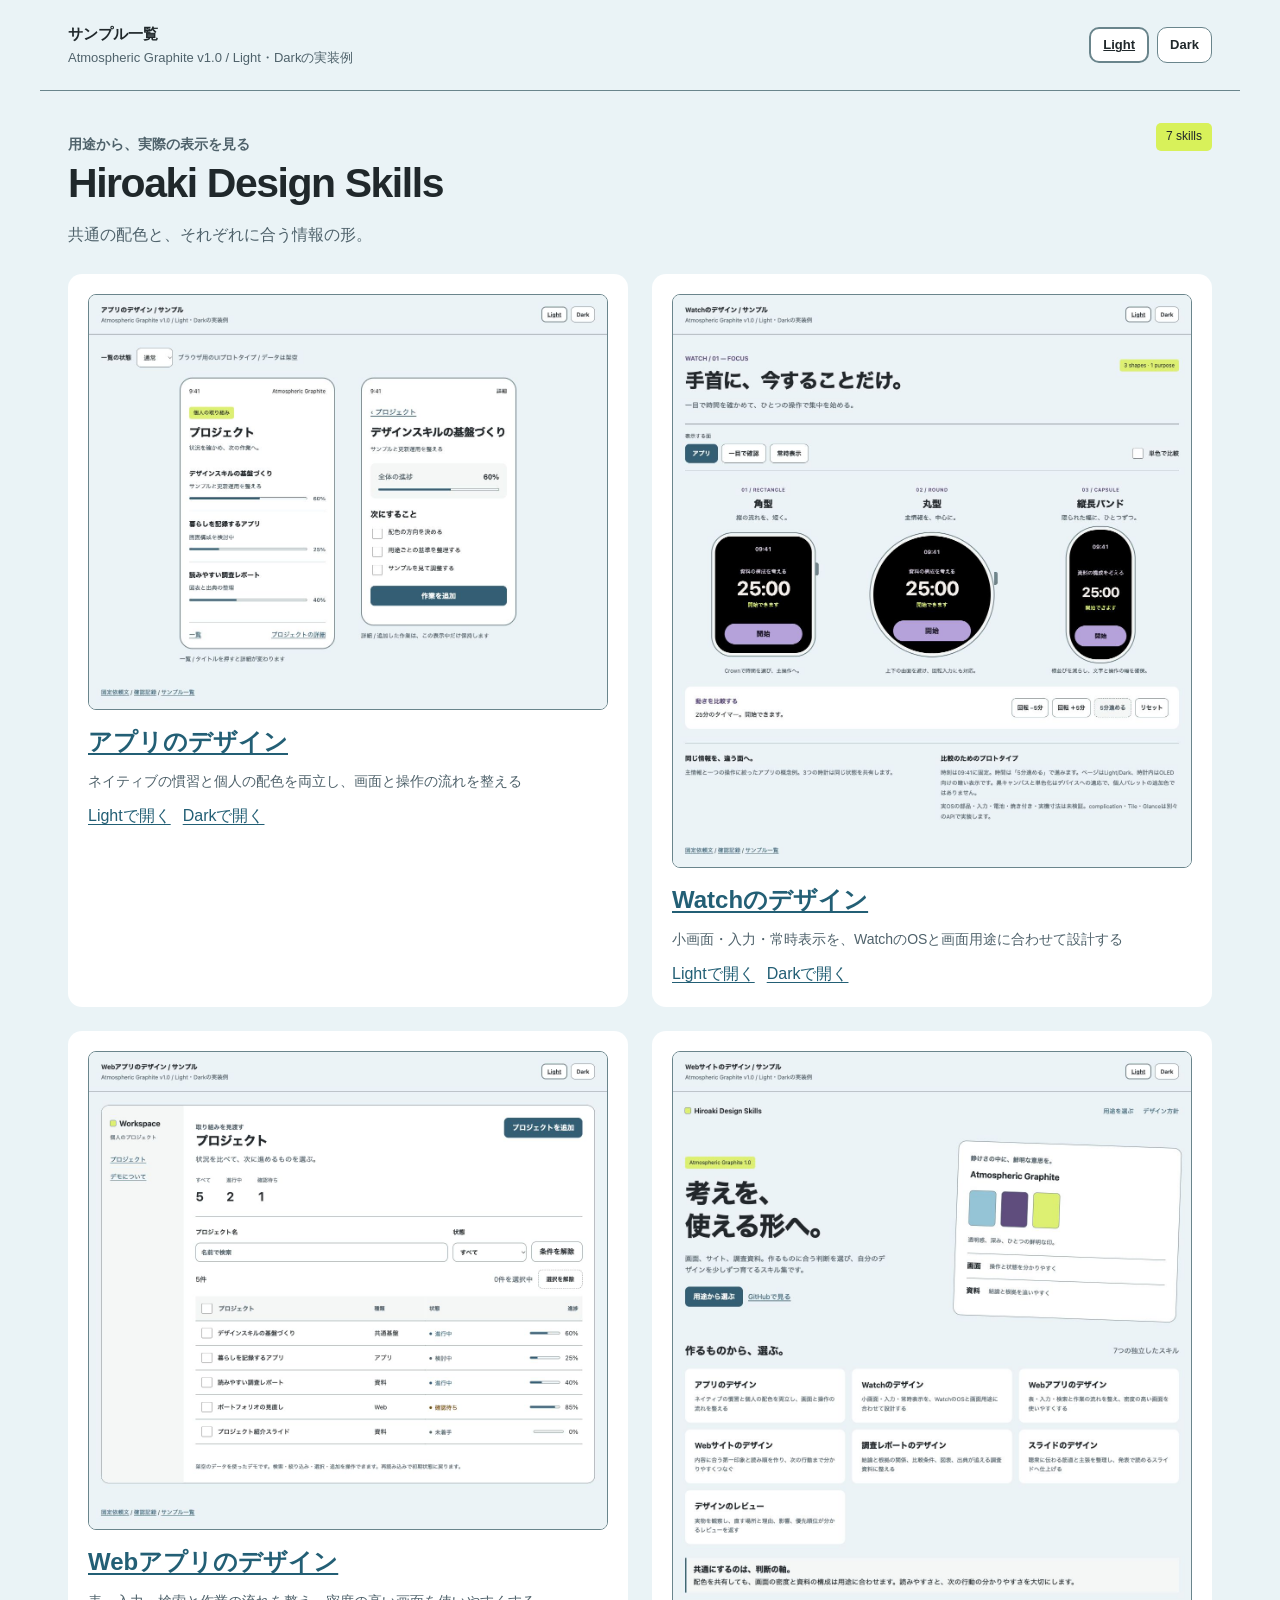
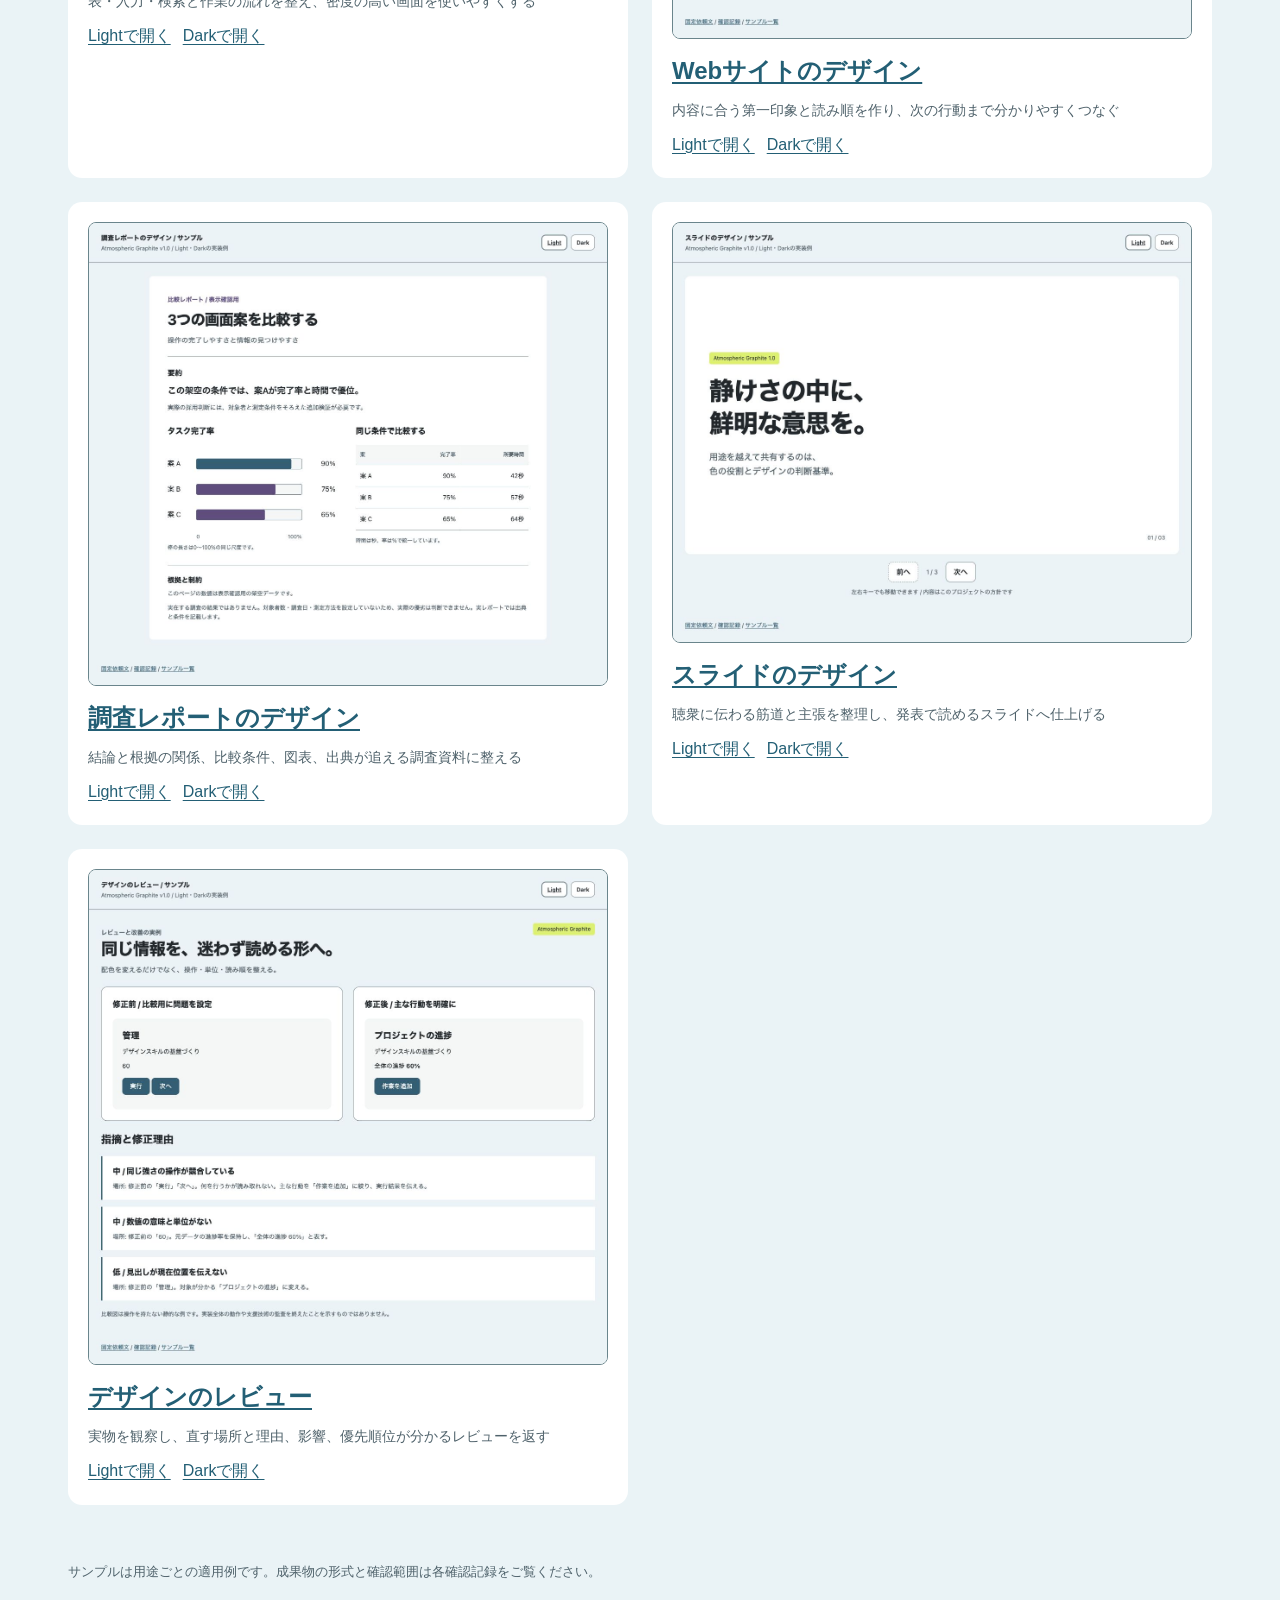
<file: samples/index.html>
<!doctype html>
<html lang="ja" data-theme="light"><head><meta charset="utf-8"><meta name="viewport" content="width=device-width, initial-scale=1"><title>サンプル一覧 — Hiroaki Design Skills</title><script>document.documentElement.dataset.theme=new URLSearchParams(location.search).get('theme')==='dark'?'dark':'light';</script><style>
/* Generated from source/foundations/colors.json. State colors remain undecided. */
:root, [data-theme="light"] {
  --color-background: #EAF3F6;
  --color-surface: #FFFFFF;
  --color-surface-raised: #F4F7F6;
  --color-text-primary: #20282B;
  --color-text-secondary: #4F626B;
  --color-action-primary: #235F75;
  --color-on-action-primary: #FFFFFF;
  --color-accent: #D8F15A;
  --color-expression-plum: #624D80;
  --color-expression-sky: #87C6D8;
  --color-outline-strong: #6A858C;
  --color-focus: #714994;
  --color-success: #21614E;
  --color-warning: #7B4F00;
  --color-error: #A82B41;
  --color-on-accent: var(--color-text-primary);
  color-scheme: light;
}
[data-theme="dark"] {
  --color-background: #221C2C;
  --color-surface: #302838;
  --color-surface-raised: #3B3444;
  --color-text-primary: #F6F0EB;
  --color-text-secondary: #CAC0D4;
  --color-action-primary: #B9A1DE;
  --color-on-action-primary: #221C2C;
  --color-accent: #D8F15A;
  --color-expression-plum: #B9A1DE;
  --color-expression-sky: #9ED8E5;
  --color-outline-strong: #9A8BA8;
  --color-focus: #D8F15A;
  --color-success: #95E0BD;
  --color-warning: #F8C77E;
  --color-error: #FF94A5;
  --color-on-accent: var(--color-on-action-primary);
  color-scheme: dark;
}
@media (prefers-color-scheme: dark) {
  :root:not([data-theme]) {
  --color-background: #221C2C;
  --color-surface: #302838;
  --color-surface-raised: #3B3444;
  --color-text-primary: #F6F0EB;
  --color-text-secondary: #CAC0D4;
  --color-action-primary: #B9A1DE;
  --color-on-action-primary: #221C2C;
  --color-accent: #D8F15A;
  --color-expression-plum: #B9A1DE;
  --color-expression-sky: #9ED8E5;
  --color-outline-strong: #9A8BA8;
  --color-focus: #D8F15A;
  --color-success: #95E0BD;
  --color-warning: #F8C77E;
  --color-error: #FF94A5;
  --color-on-accent: var(--color-on-action-primary);
  color-scheme: dark;
  }
}
*{box-sizing:border-box}html{scroll-behavior:auto}body{margin:0;background:var(--color-background);color:var(--color-text-primary);font-family:-apple-system,BlinkMacSystemFont,"Hiragino Sans","Noto Sans CJK JP",sans-serif;line-height:1.65}button,input,select{font:inherit}button,a,input,select{touch-action:manipulation}a{color:var(--color-action-primary);text-underline-offset:.2em}button{cursor:pointer}button:disabled{cursor:default;border-style:dashed}button,input,select{min-height:44px}button,input,select,.button{border:1px solid var(--color-outline-strong);border-radius:10px}button,.button{background:var(--color-surface);color:var(--color-text-primary);padding:9px 18px;font-weight:600;text-decoration:none;display:inline-flex;align-items:center;justify-content:center;gap:8px}input,select{background:var(--color-surface);color:var(--color-text-primary);padding:9px 12px;max-width:100%}input::placeholder{color:var(--color-text-secondary)}input[type=checkbox]{min-height:24px;width:24px;height:24px;accent-color:var(--color-action-primary);flex:none}button.primary,.button.primary{background:var(--color-action-primary);color:var(--color-on-action-primary);border-color:var(--color-action-primary)}:focus-visible{outline:3px solid var(--color-focus);outline-offset:4px}button:hover,a.button:hover{text-decoration:underline}button:active,.button:active{transform:translateY(1px)}h1,h2,h3,p{margin:0}h1{font-size:clamp(26px,3.2vw,42px);line-height:1.35;letter-spacing:-.035em}h2{font-size:24px;line-height:1.5}h3{font-size:18px}p+p{margin-top:12px}small,.muted{color:var(--color-text-secondary)}strong{font-weight:650}.number{font-variant-numeric:tabular-nums}.sample-bar{max-width:1200px;margin:auto;padding:22px 28px;display:flex;align-items:center;justify-content:space-between;gap:16px;border-bottom:1px solid var(--color-outline-strong)}.sample-bar p{font-size:13px;color:var(--color-text-secondary)}.sample-bar strong{display:block;font-size:15px}.theme-controls{display:flex;gap:8px;flex:none}.theme-controls button{font-size:13px;min-height:36px;padding:5px 12px}.theme-controls [aria-pressed=true]{border-width:2px;text-decoration:underline}.sample-main{max-width:1200px;margin:0 auto;padding:32px 28px 40px}.sample-footer{max-width:1200px;margin:0 auto;padding:16px 28px 28px;color:var(--color-text-secondary);font-size:13px}.brand-mark{display:inline-block;width:13px;height:13px;border-radius:3px;background:var(--color-accent);outline:1px solid var(--color-outline-strong);margin-right:8px}.brand-tag{display:inline-flex;align-items:center;gap:8px;font-size:12px;color:var(--color-on-accent);background:var(--color-accent);padding:4px 10px;border-radius:5px}.section-label{color:var(--color-expression-plum);font-size:14px;font-weight:600}.stack{display:grid;gap:16px}.row{display:flex;align-items:center;gap:12px}.between{justify-content:space-between}.page-heading{display:flex;align-items:flex-start;justify-content:space-between;gap:20px;margin-bottom:26px}.page-heading p{margin-top:10px;color:var(--color-text-secondary)}.panel{background:var(--color-surface);border-radius:16px;padding:24px}.subtle-panel{background:var(--color-surface-raised);border-radius:12px;padding:18px}.divider{border:0;border-top:1px solid var(--color-outline-strong);margin:24px 0}.demo-controls{display:flex;align-items:center;gap:12px;margin:0 0 24px;flex-wrap:wrap;font-size:14px}.demo-controls p{color:var(--color-text-secondary)}.notice{border-left:3px solid var(--color-action-primary);padding:12px 16px;background:var(--color-surface-raised)}.state-box{padding:26px 18px;border:1px solid var(--color-outline-strong);border-radius:12px}.state-box p{margin-top:8px;color:var(--color-text-secondary)}.error{color:var(--color-error)}[hidden]{display:none!important}label{display:block;font-weight:600;font-size:14px}label input:not([type=checkbox]),label select{display:block;width:100%;margin-top:7px}.field{display:grid;gap:6px}.progress{height:6px;border-radius:4px;border:1px solid var(--color-outline-strong);background:var(--color-surface-raised);overflow:hidden}.progress>span{display:block;height:100%;background:var(--color-action-primary)}.status{display:inline-flex;gap:7px;align-items:center;color:var(--color-text-secondary);font-size:13px;white-space:nowrap}.status:before{content:"";display:inline-block;width:6px;height:6px;border-radius:50%;background:currentColor}.status[data-status=進行中]{color:var(--color-action-primary)}.status[data-status=確認待ち]{color:var(--color-warning)}dialog{border:1px solid var(--color-outline-strong);border-radius:16px;background:var(--color-surface);color:var(--color-text-primary);padding:28px;max-width:calc(100% - 32px);width:440px}dialog form{display:grid;gap:20px}dialog h2{font-size:22px}dialog::backdrop{background:var(--color-background);opacity:.85}.dialog-actions{display:flex;justify-content:flex-end;gap:12px}.live-message{color:var(--color-text-secondary);font-size:14px;min-height:24px}.phones{display:grid;grid-template-columns:repeat(2,minmax(0,360px));justify-content:center;gap:60px}.phone{background:var(--color-surface);border:2px solid var(--color-outline-strong);border-radius:30px;padding:20px;min-width:0}.phone-top{display:flex;justify-content:space-between;font-size:12px;margin-bottom:25px}.phone h1,.phone h2{font-size:26px;letter-spacing:-.025em}.phone .intro{font-size:13px;color:var(--color-text-secondary);margin-top:7px}.project-list{list-style:none;margin:18px 0 0;padding:0}.project-list li+li{border-top:1px solid var(--color-outline-strong)}.project-choice{border:0;padding:18px 0;width:100%;text-align:left;display:grid;gap:7px;justify-content:stretch;background:transparent;font-size:15px}.project-choice>small{font-size:13px;font-weight:400}.project-choice .row{gap:14px}.project-choice .progress{flex:1}.phone-footer{display:flex;justify-content:space-between;gap:16px;border-top:1px solid var(--color-outline-strong);padding-top:17px;margin-top:22px}.phone-footer a{font-size:14px}.phone .detail-title{font-size:25px;line-height:1.5;margin:14px 0 10px;overflow-wrap:anywhere}.phone .subtle-panel{margin:22px 0}.task-list{list-style:none;margin:14px 0 22px;padding:0;display:grid;gap:12px}.task-list label{display:flex;gap:10px;align-items:flex-start;font-weight:400;font-size:14px}.phone .primary{width:100%}.phone-caption{margin:12px 0 0;color:var(--color-text-secondary);font-size:13px}.workspace{display:grid;grid-template-columns:190px minmax(0,1fr);border:1px solid var(--color-outline-strong);border-radius:18px;overflow:hidden;background:var(--color-surface)}.sidebar{padding:26px 20px;background:var(--color-surface-raised)}.sidebar nav{display:grid;gap:16px;margin-top:30px}.sidebar a{font-size:14px}.sidebar strong{font-size:18px}.workspace-content{padding:28px;min-width:0}.workspace-content h1{font-size:29px}.stats{display:flex;gap:36px;margin:24px 0;padding-bottom:22px;border-bottom:1px solid var(--color-outline-strong)}.stats dt{font-size:12px;color:var(--color-text-secondary)}.stats dd{font-size:29px;font-weight:600;margin:4px 0 0}.filters{display:flex;gap:12px;align-items:flex-end;flex-wrap:wrap}.filters .field{flex:1;min-width:170px}.filters .field:last-of-type{flex:0 1 160px}.table-scroll{overflow:auto;margin-top:18px}.table-scroll table{min-width:660px}table{border-collapse:collapse;width:100%;text-align:left;font-size:14px}th{font-weight:600;color:var(--color-text-secondary);font-size:12px;background:var(--color-surface-raised)}th,td{padding:13px 10px;border-bottom:1px solid var(--color-outline-strong)}td .progress{width:70px}td label{display:flex;gap:10px;align-items:center;font-weight:500;font-size:14px;min-width:220px}td .row{justify-content:flex-end}th.num,td.num{text-align:right;font-variant-numeric:tabular-nums}.table-tools{display:flex;gap:12px;align-items:center;justify-content:space-between;margin-top:18px}.table-tools button{font-size:13px}.site-nav{display:flex;justify-content:space-between;align-items:center;gap:20px}.site-nav a{text-decoration:none}.site-nav .links{display:flex;gap:22px;font-size:14px}.site-hero{display:grid;grid-template-columns:1.1fr 1fr;align-items:center;gap:58px;padding:64px 0 56px}.site-hero h1{font-size:clamp(36px,5vw,64px);line-height:1.27;margin:18px 0 24px}.site-hero p{max-width:29em;color:var(--color-text-secondary)}.site-hero .row{margin-top:26px;flex-wrap:wrap}.palette-board{background:var(--color-surface);border:1px solid var(--color-outline-strong);border-radius:18px;padding:28px;transform:rotate(2deg)}.palette-board h2{font-size:20px}.swatches{display:flex;gap:12px;margin:22px 0}.swatch{width:62px;height:82px;border-radius:8px;border:1px solid var(--color-outline-strong)}.swatch.sky{background:var(--color-expression-sky)}.swatch.plum{background:var(--color-expression-plum)}.swatch.acid{background:var(--color-accent)}.palette-board .mini-row{padding:15px 0;border-top:1px solid var(--color-outline-strong);display:flex;gap:20px;align-items:center}.palette-board .mini-row span{font-size:13px;color:var(--color-text-secondary)}.skill-links{display:grid;grid-template-columns:repeat(3,minmax(0,1fr));gap:16px;margin-top:24px}.skill-link{background:var(--color-surface);padding:22px;border-radius:12px;text-decoration:none;display:block}.skill-link h3{color:var(--color-text-primary)}.skill-link p{font-size:13px;color:var(--color-text-secondary);margin-top:8px}.report{max-width:920px;margin:auto;background:var(--color-surface);padding:42px;border-radius:8px}.report h1{font-size:34px;margin:12px 0}.report .summary{font-size:20px;font-weight:600;line-height:1.6;margin:12px 0}.report-grid{display:grid;grid-template-columns:1fr 1fr;gap:36px;margin:30px 0}.report-grid h2{font-size:18px;margin-bottom:18px}.report small{font-size:12px}.bar-figure{margin:0}.bar-figure svg{display:block;width:100%;height:auto}.bar-figure text{fill:var(--color-text-primary);font-family:inherit;font-size:14px}.bar-figure .axis-label{fill:var(--color-text-secondary);font-size:11px}.bar-figure .bar-track{fill:var(--color-surface-raised);stroke:var(--color-outline-strong)}.bar-figure .bar-main{fill:var(--color-action-primary)}.bar-figure .bar-other{fill:var(--color-expression-plum)}.report-notes{font-size:13px;color:var(--color-text-secondary);border-top:1px solid var(--color-outline-strong);padding-top:22px}.report-notes h2{font-size:16px;color:var(--color-text-primary);margin-bottom:8px}.slide{aspect-ratio:16/9;background:var(--color-surface);border-radius:12px;padding:56px;position:relative;display:flex;flex-direction:column;justify-content:center;overflow:hidden}.slide h1{font-size:clamp(32px,4.8vw,62px);line-height:1.3;max-width:14em;margin:24px 0}.slide h2{font-size:clamp(24px,3.6vw,46px);margin:16px 0 30px}.slide p{max-width:35em;font-size:20px;color:var(--color-text-secondary)}.slide .slide-no{position:absolute;bottom:28px;right:32px;font-size:13px;color:var(--color-text-secondary)}.slide-columns{display:grid;grid-template-columns:repeat(3,1fr);gap:20px}.slide-columns article{border-top:3px solid var(--color-action-primary);padding-top:20px}.slide-columns h3{font-size:23px;margin-bottom:14px}.slide-columns p{font-size:16px}.slide .brand-tag{align-self:flex-start}.slide-next{margin-top:18px;display:flex;align-items:center;justify-content:center;gap:18px}.slide-next p{font-size:14px;color:var(--color-text-secondary)}.review-grid{display:grid;grid-template-columns:1fr 1fr;gap:24px;margin:24px 0}.review-box{padding:26px;background:var(--color-surface);border-radius:14px;border:1px solid var(--color-outline-strong)}.review-box h2{font-size:18px;margin-bottom:20px}.review-box .comparison{min-height:210px;padding:22px;background:var(--color-surface-raised);border-radius:10px}.comparison .mock-button{display:inline-block;padding:8px 18px;background:var(--color-action-primary);color:var(--color-on-action-primary);border-radius:8px;font-size:14px;margin-top:16px}.review-box .comparison h3{font-size:20px}.review-box .comparison p{margin-top:10px;font-size:14px}.finding-list{display:grid;gap:16px;margin:22px 0 0;padding:0;list-style:none}.finding-list li{padding:20px 24px;border-left:3px solid var(--color-action-primary);background:var(--color-surface)}.finding-list p{margin-top:8px;font-size:14px;color:var(--color-text-secondary)}.gallery-grid{display:grid;grid-template-columns:repeat(2,1fr);gap:24px}.gallery-card{background:var(--color-surface);padding:20px;border-radius:14px}.gallery-card img{display:block;width:100%;border-radius:8px;margin-bottom:14px;border:1px solid var(--color-outline-strong)}
@media(max-width:760px){.sample-bar{align-items:flex-start;flex-direction:column;padding:18px 20px}.sample-main{padding:24px 18px}.sample-footer{padding:16px 20px}.phones{grid-template-columns:minmax(0,360px);gap:24px}.workspace{grid-template-columns:minmax(0,1fr)}.sidebar{padding:16px 20px}.sidebar nav{display:flex;gap:22px;margin-top:12px}.workspace-content{padding:22px 16px}.page-heading{flex-direction:column;gap:16px}.stats{gap:26px}.site-hero{grid-template-columns:1fr;gap:36px;padding:36px 0}.site-nav{align-items:flex-start}.site-nav .links{gap:12px;font-size:12px}.skill-links{grid-template-columns:1fr}.report{padding:24px 20px}.report h1{font-size:27px}.report-grid{grid-template-columns:1fr;gap:28px}.report .summary{font-size:18px}.slide{padding:26px;aspect-ratio:auto;min-height:560px}.slide h1{font-size:38px}.slide p{font-size:17px}.slide-columns{grid-template-columns:1fr;gap:18px}.slide-columns h3{font-size:19px;margin-bottom:8px}.slide-columns p{font-size:14px}.slide h2{margin-bottom:18px}.review-grid,.gallery-grid{grid-template-columns:1fr}.review-box{padding:18px}.table-tools{align-items:flex-start;flex-direction:column}}
@media(prefers-reduced-motion:reduce){*,*:before,*:after{scroll-behavior:auto!important;animation:none!important;transition:none!important}}
@media print{.sample-bar,.sample-footer,.demo-controls,.slide-next{display:none}.sample-main{padding:0;max-width:none}.report{max-width:none;border-radius:0;padding:12mm}.report-grid{break-inside:avoid}.slide{display:flex!important;break-after:page;border-radius:0;min-height:0;aspect-ratio:16/9}.slide:last-of-type{break-after:auto}body{-webkit-print-color-adjust:exact;print-color-adjust:exact}}

.skip-link{position:absolute;top:-100px;left:16px;background:var(--color-surface);color:var(--color-action-primary);padding:10px 16px;z-index:10}.skip-link:focus{top:10px}

.phone .detail-title{text-wrap:balance}

.page-heading h1{text-wrap:balance}
@media(max-width:760px){.site-section-heading{align-items:flex-start;flex-direction:column;gap:8px}.phone .detail-title{font-size:23px}}

</style></head><body data-sample="gallery"><a class="skip-link" href="#main">本文へ移動</a><header class="sample-bar"><div><strong>サンプル一覧</strong><p>Atmospheric Graphite v1.0 / Light・Darkの実装例</p></div><div class="theme-controls" role="group" aria-label="配色モード"><button data-set-theme="light" aria-pressed="true">Light</button><button data-set-theme="dark" aria-pressed="false">Dark</button></div></header><main id="main" class="sample-main"><div class="page-heading"><div><p class="section-label">用途から、実際の表示を見る</p><h1>Hiroaki Design Skills</h1><p>共通の配色と、それぞれに合う情報の形。</p></div><span class="brand-tag">7 skills</span></div><div class="gallery-grid"><article class="gallery-card"><a href="hiro-design-app/index.html"><img src="hiro-design-app/preview-light.jpg" alt="アプリのデザインのLight表示" loading="lazy"><h2>アプリのデザイン</h2></a><p class="muted" style="font-size:14px;margin:10px 0">ネイティブの慣習と個人の配色を両立し、画面と操作の流れを整える</p><div class="row"><a href="hiro-design-app/index.html?theme=light">Lightで開く</a><a href="hiro-design-app/index.html?theme=dark">Darkで開く</a></div></article>
<article class="gallery-card"><a href="hiro-design-watch/index.html"><img src="hiro-design-watch/preview-light.jpg" alt="WatchのデザインのLight表示" loading="lazy"><h2>Watchのデザイン</h2></a><p class="muted" style="font-size:14px;margin:10px 0">小画面・入力・常時表示を、WatchのOSと画面用途に合わせて設計する</p><div class="row"><a href="hiro-design-watch/index.html?theme=light">Lightで開く</a><a href="hiro-design-watch/index.html?theme=dark">Darkで開く</a></div></article>
<article class="gallery-card"><a href="hiro-design-webapp/index.html"><img src="hiro-design-webapp/preview-light.jpg" alt="WebアプリのデザインのLight表示" loading="lazy"><h2>Webアプリのデザイン</h2></a><p class="muted" style="font-size:14px;margin:10px 0">表・入力・検索と作業の流れを整え、密度の高い画面を使いやすくする</p><div class="row"><a href="hiro-design-webapp/index.html?theme=light">Lightで開く</a><a href="hiro-design-webapp/index.html?theme=dark">Darkで開く</a></div></article>
<article class="gallery-card"><a href="hiro-design-website/index.html"><img src="hiro-design-website/preview-light.jpg" alt="WebサイトのデザインのLight表示" loading="lazy"><h2>Webサイトのデザイン</h2></a><p class="muted" style="font-size:14px;margin:10px 0">内容に合う第一印象と読み順を作り、次の行動まで分かりやすくつなぐ</p><div class="row"><a href="hiro-design-website/index.html?theme=light">Lightで開く</a><a href="hiro-design-website/index.html?theme=dark">Darkで開く</a></div></article>
<article class="gallery-card"><a href="hiro-design-report/index.html"><img src="hiro-design-report/preview-light.jpg" alt="調査レポートのデザインのLight表示" loading="lazy"><h2>調査レポートのデザイン</h2></a><p class="muted" style="font-size:14px;margin:10px 0">結論と根拠の関係、比較条件、図表、出典が追える調査資料に整える</p><div class="row"><a href="hiro-design-report/index.html?theme=light">Lightで開く</a><a href="hiro-design-report/index.html?theme=dark">Darkで開く</a></div></article>
<article class="gallery-card"><a href="hiro-design-slides/index.html"><img src="hiro-design-slides/preview-light.jpg" alt="スライドのデザインのLight表示" loading="lazy"><h2>スライドのデザイン</h2></a><p class="muted" style="font-size:14px;margin:10px 0">聴衆に伝わる筋道と主張を整理し、発表で読めるスライドへ仕上げる</p><div class="row"><a href="hiro-design-slides/index.html?theme=light">Lightで開く</a><a href="hiro-design-slides/index.html?theme=dark">Darkで開く</a></div></article>
<article class="gallery-card"><a href="hiro-design-review/index.html"><img src="hiro-design-review/preview-light.jpg" alt="デザインのレビューのLight表示" loading="lazy"><h2>デザインのレビュー</h2></a><p class="muted" style="font-size:14px;margin:10px 0">実物を観察し、直す場所と理由、影響、優先順位が分かるレビューを返す</p><div class="row"><a href="hiro-design-review/index.html?theme=light">Lightで開く</a><a href="hiro-design-review/index.html?theme=dark">Darkで開く</a></div></article></div></main><footer class="sample-footer">サンプルは用途ごとの適用例です。成果物の形式と確認範囲は各確認記録をご覧ください。</footer><script>
"use strict";

const root = document.documentElement;
const themeButtons = [...document.querySelectorAll("[data-set-theme]")];

function setTheme(theme) {
  root.dataset.theme = theme;
  themeButtons.forEach(button => button.setAttribute("aria-pressed", String(button.dataset.setTheme === theme)));
  const url = new URL(location.href);
  url.searchParams.set("theme", theme);
  history.replaceState(null, "", url);
}

themeButtons.forEach(button => button.addEventListener("click", () => setTheme(button.dataset.setTheme)));
setTheme(new URLSearchParams(location.search).get("theme") === "dark" ? "dark" : "light");

const dialog = document.querySelector("dialog");
document.querySelectorAll("[data-open-dialog]").forEach(button => button.addEventListener("click", () => dialog.showModal()));
document.querySelectorAll("[data-close-dialog]").forEach(button => button.addEventListener("click", () => dialog.close()));

const stateSelect = document.querySelector("#demo-state");
if (stateSelect) {
  stateSelect.addEventListener("change", () => {
    document.querySelectorAll("[data-list-state]").forEach(view => { view.hidden = view.dataset.listState !== stateSelect.value; });
    document.querySelector("#app-list-region").setAttribute("aria-busy", String(stateSelect.value === "loading"));
  });
}

const detailTitle = document.querySelector("#detail-title");
if (detailTitle) {
  const projectButtons = [...document.querySelectorAll("[data-project-name]")];
  const taskGroups = new Map(projectButtons.map(button => [button.dataset.projectName, JSON.parse(button.dataset.projectTasks).map(name => ({ name, done: false }))]));
  let currentProject = projectButtons[0].dataset.projectName;
  const taskList = document.querySelector("#task-list");

  function renderTasks() {
    taskList.replaceChildren();
    taskGroups.get(currentProject).forEach(task => {
      const li = document.createElement("li");
      const label = document.createElement("label");
      const checkbox = document.createElement("input");
      checkbox.type = "checkbox";
      checkbox.checked = task.done;
      checkbox.addEventListener("change", () => { task.done = checkbox.checked; });
      label.append(checkbox, document.createTextNode(task.name));
      li.append(label);
      taskList.append(li);
    });
  }

  projectButtons.forEach(button => button.addEventListener("click", () => {
    currentProject = button.dataset.projectName;
    detailTitle.textContent = currentProject;
    document.querySelector("#detail-description").textContent = button.dataset.projectDetail;
    document.querySelector("#detail-progress-value").textContent = button.dataset.projectProgress + "%";
    document.querySelector("#detail-progress-fill").style.width = button.dataset.projectProgress + "%";
    document.querySelector("#detail-meter").setAttribute("aria-valuenow", button.dataset.projectProgress);
    document.querySelector("#app-message").textContent = "";
    renderTasks();
    if (matchMedia("(max-width: 760px)").matches) {
      detailTitle.tabIndex = -1;
      detailTitle.focus();
    }
  }));

  const form = document.querySelector("#task-form");
  const input = form.elements.task;
  form.addEventListener("submit", event => {
    event.preventDefault();
    const name = input.value.trim();
    if (!name) {
      input.setCustomValidity("作業名を入力してください");
      input.reportValidity();
      return;
    }
    taskGroups.get(currentProject).push({ name, done: false });
    renderTasks();
    document.querySelector("#app-message").textContent = "「" + name + "」を追加しました";
    form.reset();
    dialog.close();
  });
  input.addEventListener("input", () => input.setCustomValidity(""));
  renderTasks();
}

const search = document.querySelector("#project-search");
if (search) {
  const filter = document.querySelector("#status-filter");
  const tbody = document.querySelector("#project-rows");
  const selectAll = document.querySelector("#select-all");
  const rows = () => [...tbody.querySelectorAll("tr")];

  function updateSelection() {
    const visible = rows().filter(row => !row.hidden);
    const checked = rows().filter(row => row.querySelector("input").checked).length;
    const visibleChecked = visible.filter(row => row.querySelector("input").checked).length;
    selectAll.checked = visible.length > 0 && visibleChecked === visible.length;
    selectAll.indeterminate = visibleChecked > 0 && visibleChecked < visible.length;
    selectAll.disabled = visible.length === 0;
    document.querySelector("#selection-count").textContent = checked + "件を選択中";
    document.querySelector("#clear-selection").disabled = checked === 0;
  }

  function applyFilter() {
    const query = search.value.trim().toLocaleLowerCase("ja");
    let count = 0;
    rows().forEach(row => {
      row.hidden = !(row.dataset.name.toLocaleLowerCase("ja").includes(query) && (filter.value === "all" || row.dataset.status === filter.value));
      if (!row.hidden) count++;
      else row.querySelector("input").checked = false;
    });
    document.querySelector("#result-count").textContent = count + "件";
    document.querySelector("#no-results").hidden = count !== 0;
    updateSelection();
  }

  search.addEventListener("input", applyFilter);
  filter.addEventListener("change", applyFilter);
  document.querySelector("#clear-filters").addEventListener("click", () => {
    search.value = "";
    filter.value = "all";
    applyFilter();
    search.focus();
  });
  selectAll.addEventListener("change", () => {
    rows().filter(row => !row.hidden).forEach(row => { row.querySelector("input").checked = selectAll.checked; });
    updateSelection();
  });
  tbody.addEventListener("change", updateSelection);
  document.querySelector("#clear-selection").addEventListener("click", () => {
    rows().forEach(row => { row.querySelector("input").checked = false; });
    updateSelection();
  });

  const form = document.querySelector("#project-form");
  const input = form.elements.project;
  form.addEventListener("submit", event => {
    event.preventDefault();
    const name = input.value.trim();
    if (!name) {
      input.setCustomValidity("プロジェクト名を入力してください");
      input.reportValidity();
      return;
    }
    const tr = document.createElement("tr");
    tr.dataset.name = name;
    tr.dataset.status = "未着手";
    const cell = document.createElement("td");
    const label = document.createElement("label");
    const checkbox = document.createElement("input");
    checkbox.type = "checkbox";
    checkbox.setAttribute("aria-label", name + "を選択");
    label.append(checkbox, document.createTextNode(name));
    cell.append(label);
    tr.append(cell);
    ["共通基盤", "未着手", "0%"].forEach((value, index) => {
      const td = document.createElement("td");
      td.textContent = value;
      if (index === 2) td.className = "num";
      tr.append(td);
    });
    tbody.append(tr);
    document.querySelector("#all-project-count").textContent = String(rows().length);
    document.querySelector("#webapp-message").textContent = "「" + name + "」を追加しました。このデモでは再読み込みすると初期データに戻ります。";
    form.reset();
    dialog.close();
    search.value = "";
    filter.value = "all";
    applyFilter();
  });
  input.addEventListener("input", () => input.setCustomValidity(""));
  applyFilter();
}

const slides = [...document.querySelectorAll("[data-slide]")];
if (slides.length) {
  let position = 0;
  const previous = document.querySelector("#previous-slide");
  const next = document.querySelector("#next-slide");
  function showSlide(index) {
    position = Math.max(0, Math.min(slides.length - 1, index));
    slides.forEach((slide, index) => { slide.hidden = index !== position; });
    document.querySelector("#slide-position").textContent = (position + 1) + " / " + slides.length;
    previous.disabled = position === 0;
    next.disabled = position === slides.length - 1;
  }
  previous.addEventListener("click", () => showSlide(position - 1));
  next.addEventListener("click", () => showSlide(position + 1));
  document.addEventListener("keydown", event => {
    if (event.altKey || event.ctrlKey || event.metaKey || /INPUT|TEXTAREA|SELECT/.test(event.target.tagName)) return;
    if (event.key === "ArrowRight") { event.preventDefault(); showSlide(position + 1); }
    if (event.key === "ArrowLeft") { event.preventDefault(); showSlide(position - 1); }
  });
  showSlide(0);
}

</script></body></html>
</file>
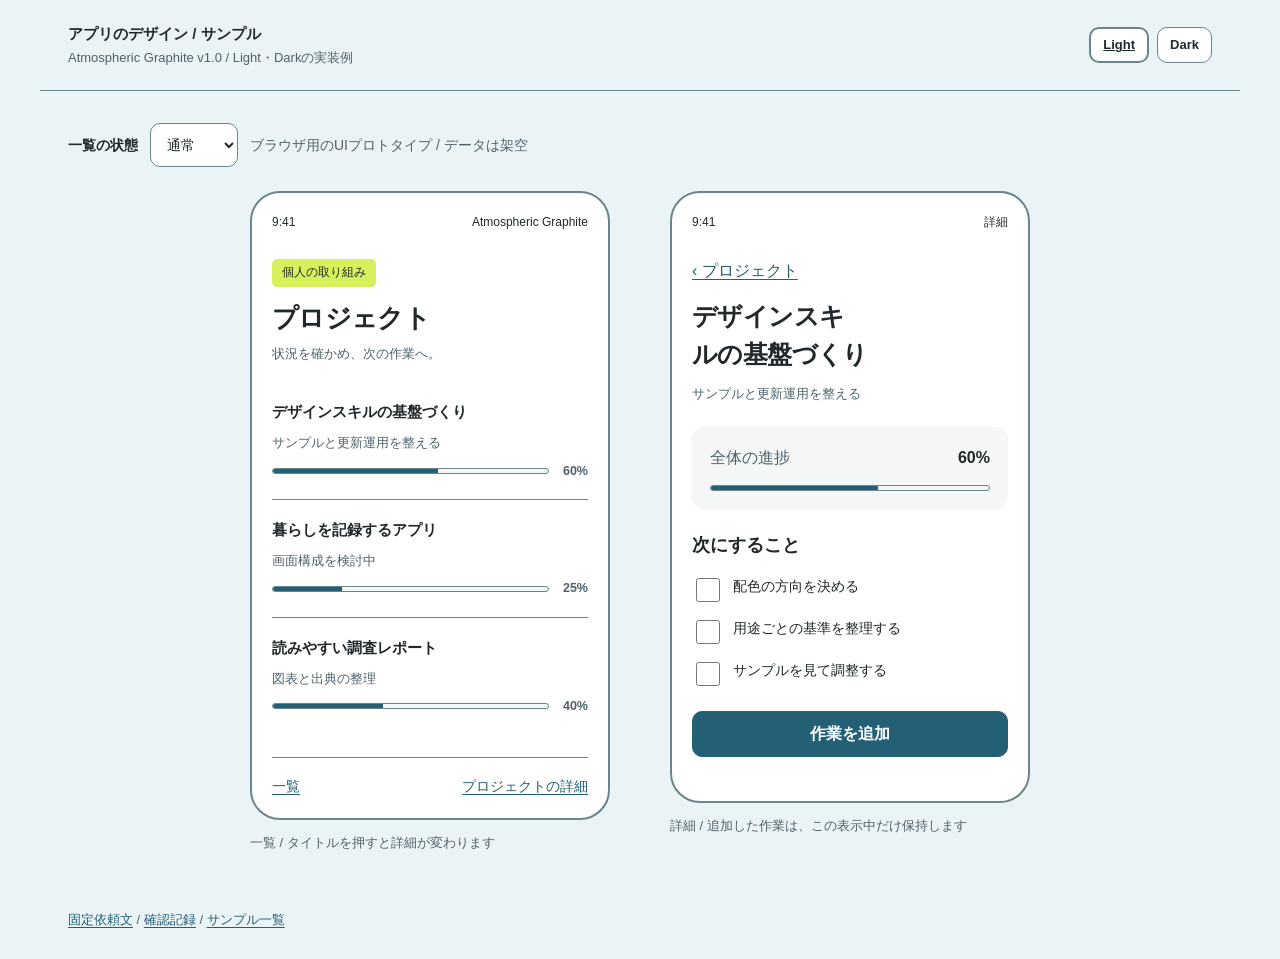
<file: samples/hiro-design-app/index.html>
<!doctype html>
<html lang="ja" data-theme="light"><head><meta charset="utf-8"><meta name="viewport" content="width=device-width, initial-scale=1"><title>アプリのデザイン / サンプル — Hiroaki Design Skills</title><script>document.documentElement.dataset.theme=new URLSearchParams(location.search).get('theme')==='dark'?'dark':'light';</script><style>
/* Generated from source/foundations/colors.json. State colors remain undecided. */
:root, [data-theme="light"] {
  --color-background: #EAF3F6;
  --color-surface: #FFFFFF;
  --color-surface-raised: #F4F7F6;
  --color-text-primary: #20282B;
  --color-text-secondary: #4F626B;
  --color-action-primary: #235F75;
  --color-on-action-primary: #FFFFFF;
  --color-accent: #D8F15A;
  --color-expression-plum: #624D80;
  --color-expression-sky: #87C6D8;
  --color-outline-strong: #6A858C;
  --color-focus: #714994;
  --color-success: #21614E;
  --color-warning: #7B4F00;
  --color-error: #A82B41;
  --color-on-accent: var(--color-text-primary);
  color-scheme: light;
}
[data-theme="dark"] {
  --color-background: #221C2C;
  --color-surface: #302838;
  --color-surface-raised: #3B3444;
  --color-text-primary: #F6F0EB;
  --color-text-secondary: #CAC0D4;
  --color-action-primary: #B9A1DE;
  --color-on-action-primary: #221C2C;
  --color-accent: #D8F15A;
  --color-expression-plum: #B9A1DE;
  --color-expression-sky: #9ED8E5;
  --color-outline-strong: #9A8BA8;
  --color-focus: #D8F15A;
  --color-success: #95E0BD;
  --color-warning: #F8C77E;
  --color-error: #FF94A5;
  --color-on-accent: var(--color-on-action-primary);
  color-scheme: dark;
}
@media (prefers-color-scheme: dark) {
  :root:not([data-theme]) {
  --color-background: #221C2C;
  --color-surface: #302838;
  --color-surface-raised: #3B3444;
  --color-text-primary: #F6F0EB;
  --color-text-secondary: #CAC0D4;
  --color-action-primary: #B9A1DE;
  --color-on-action-primary: #221C2C;
  --color-accent: #D8F15A;
  --color-expression-plum: #B9A1DE;
  --color-expression-sky: #9ED8E5;
  --color-outline-strong: #9A8BA8;
  --color-focus: #D8F15A;
  --color-success: #95E0BD;
  --color-warning: #F8C77E;
  --color-error: #FF94A5;
  --color-on-accent: var(--color-on-action-primary);
  color-scheme: dark;
  }
}
*{box-sizing:border-box}html{scroll-behavior:auto}body{margin:0;background:var(--color-background);color:var(--color-text-primary);font-family:-apple-system,BlinkMacSystemFont,"Hiragino Sans","Noto Sans CJK JP",sans-serif;line-height:1.65}button,input,select{font:inherit}button,a,input,select{touch-action:manipulation}a{color:var(--color-action-primary);text-underline-offset:.2em}button{cursor:pointer}button:disabled{cursor:default;border-style:dashed}button,input,select{min-height:44px}button,input,select,.button{border:1px solid var(--color-outline-strong);border-radius:10px}button,.button{background:var(--color-surface);color:var(--color-text-primary);padding:9px 18px;font-weight:600;text-decoration:none;display:inline-flex;align-items:center;justify-content:center;gap:8px}input,select{background:var(--color-surface);color:var(--color-text-primary);padding:9px 12px;max-width:100%}input::placeholder{color:var(--color-text-secondary)}input[type=checkbox]{min-height:24px;width:24px;height:24px;accent-color:var(--color-action-primary);flex:none}button.primary,.button.primary{background:var(--color-action-primary);color:var(--color-on-action-primary);border-color:var(--color-action-primary)}:focus-visible{outline:3px solid var(--color-focus);outline-offset:4px}button:hover,a.button:hover{text-decoration:underline}button:active,.button:active{transform:translateY(1px)}h1,h2,h3,p{margin:0}h1{font-size:clamp(26px,3.2vw,42px);line-height:1.35;letter-spacing:-.035em}h2{font-size:24px;line-height:1.5}h3{font-size:18px}p+p{margin-top:12px}small,.muted{color:var(--color-text-secondary)}strong{font-weight:650}.number{font-variant-numeric:tabular-nums}.sample-bar{max-width:1200px;margin:auto;padding:22px 28px;display:flex;align-items:center;justify-content:space-between;gap:16px;border-bottom:1px solid var(--color-outline-strong)}.sample-bar p{font-size:13px;color:var(--color-text-secondary)}.sample-bar strong{display:block;font-size:15px}.theme-controls{display:flex;gap:8px;flex:none}.theme-controls button{font-size:13px;min-height:36px;padding:5px 12px}.theme-controls [aria-pressed=true]{border-width:2px;text-decoration:underline}.sample-main{max-width:1200px;margin:0 auto;padding:32px 28px 40px}.sample-footer{max-width:1200px;margin:0 auto;padding:16px 28px 28px;color:var(--color-text-secondary);font-size:13px}.brand-mark{display:inline-block;width:13px;height:13px;border-radius:3px;background:var(--color-accent);outline:1px solid var(--color-outline-strong);margin-right:8px}.brand-tag{display:inline-flex;align-items:center;gap:8px;font-size:12px;color:var(--color-on-accent);background:var(--color-accent);padding:4px 10px;border-radius:5px}.section-label{color:var(--color-expression-plum);font-size:14px;font-weight:600}.stack{display:grid;gap:16px}.row{display:flex;align-items:center;gap:12px}.between{justify-content:space-between}.page-heading{display:flex;align-items:flex-start;justify-content:space-between;gap:20px;margin-bottom:26px}.page-heading p{margin-top:10px;color:var(--color-text-secondary)}.panel{background:var(--color-surface);border-radius:16px;padding:24px}.subtle-panel{background:var(--color-surface-raised);border-radius:12px;padding:18px}.divider{border:0;border-top:1px solid var(--color-outline-strong);margin:24px 0}.demo-controls{display:flex;align-items:center;gap:12px;margin:0 0 24px;flex-wrap:wrap;font-size:14px}.demo-controls p{color:var(--color-text-secondary)}.notice{border-left:3px solid var(--color-action-primary);padding:12px 16px;background:var(--color-surface-raised)}.state-box{padding:26px 18px;border:1px solid var(--color-outline-strong);border-radius:12px}.state-box p{margin-top:8px;color:var(--color-text-secondary)}.error{color:var(--color-error)}[hidden]{display:none!important}label{display:block;font-weight:600;font-size:14px}label input:not([type=checkbox]),label select{display:block;width:100%;margin-top:7px}.field{display:grid;gap:6px}.progress{height:6px;border-radius:4px;border:1px solid var(--color-outline-strong);background:var(--color-surface-raised);overflow:hidden}.progress>span{display:block;height:100%;background:var(--color-action-primary)}.status{display:inline-flex;gap:7px;align-items:center;color:var(--color-text-secondary);font-size:13px;white-space:nowrap}.status:before{content:"";display:inline-block;width:6px;height:6px;border-radius:50%;background:currentColor}.status[data-status=進行中]{color:var(--color-action-primary)}.status[data-status=確認待ち]{color:var(--color-warning)}dialog{border:1px solid var(--color-outline-strong);border-radius:16px;background:var(--color-surface);color:var(--color-text-primary);padding:28px;max-width:calc(100% - 32px);width:440px}dialog form{display:grid;gap:20px}dialog h2{font-size:22px}dialog::backdrop{background:var(--color-background);opacity:.85}.dialog-actions{display:flex;justify-content:flex-end;gap:12px}.live-message{color:var(--color-text-secondary);font-size:14px;min-height:24px}.phones{display:grid;grid-template-columns:repeat(2,minmax(0,360px));justify-content:center;gap:60px}.phone{background:var(--color-surface);border:2px solid var(--color-outline-strong);border-radius:30px;padding:20px;min-width:0}.phone-top{display:flex;justify-content:space-between;font-size:12px;margin-bottom:25px}.phone h1,.phone h2{font-size:26px;letter-spacing:-.025em}.phone .intro{font-size:13px;color:var(--color-text-secondary);margin-top:7px}.project-list{list-style:none;margin:18px 0 0;padding:0}.project-list li+li{border-top:1px solid var(--color-outline-strong)}.project-choice{border:0;padding:18px 0;width:100%;text-align:left;display:grid;gap:7px;justify-content:stretch;background:transparent;font-size:15px}.project-choice>small{font-size:13px;font-weight:400}.project-choice .row{gap:14px}.project-choice .progress{flex:1}.phone-footer{display:flex;justify-content:space-between;gap:16px;border-top:1px solid var(--color-outline-strong);padding-top:17px;margin-top:22px}.phone-footer a{font-size:14px}.phone .detail-title{font-size:25px;line-height:1.5;margin:14px 0 10px;overflow-wrap:anywhere}.phone .subtle-panel{margin:22px 0}.task-list{list-style:none;margin:14px 0 22px;padding:0;display:grid;gap:12px}.task-list label{display:flex;gap:10px;align-items:flex-start;font-weight:400;font-size:14px}.phone .primary{width:100%}.phone-caption{margin:12px 0 0;color:var(--color-text-secondary);font-size:13px}.workspace{display:grid;grid-template-columns:190px minmax(0,1fr);border:1px solid var(--color-outline-strong);border-radius:18px;overflow:hidden;background:var(--color-surface)}.sidebar{padding:26px 20px;background:var(--color-surface-raised)}.sidebar nav{display:grid;gap:16px;margin-top:30px}.sidebar a{font-size:14px}.sidebar strong{font-size:18px}.workspace-content{padding:28px;min-width:0}.workspace-content h1{font-size:29px}.stats{display:flex;gap:36px;margin:24px 0;padding-bottom:22px;border-bottom:1px solid var(--color-outline-strong)}.stats dt{font-size:12px;color:var(--color-text-secondary)}.stats dd{font-size:29px;font-weight:600;margin:4px 0 0}.filters{display:flex;gap:12px;align-items:flex-end;flex-wrap:wrap}.filters .field{flex:1;min-width:170px}.filters .field:last-of-type{flex:0 1 160px}.table-scroll{overflow:auto;margin-top:18px}.table-scroll table{min-width:660px}table{border-collapse:collapse;width:100%;text-align:left;font-size:14px}th{font-weight:600;color:var(--color-text-secondary);font-size:12px;background:var(--color-surface-raised)}th,td{padding:13px 10px;border-bottom:1px solid var(--color-outline-strong)}td .progress{width:70px}td label{display:flex;gap:10px;align-items:center;font-weight:500;font-size:14px;min-width:220px}td .row{justify-content:flex-end}th.num,td.num{text-align:right;font-variant-numeric:tabular-nums}.table-tools{display:flex;gap:12px;align-items:center;justify-content:space-between;margin-top:18px}.table-tools button{font-size:13px}.site-nav{display:flex;justify-content:space-between;align-items:center;gap:20px}.site-nav a{text-decoration:none}.site-nav .links{display:flex;gap:22px;font-size:14px}.site-hero{display:grid;grid-template-columns:1.1fr 1fr;align-items:center;gap:58px;padding:64px 0 56px}.site-hero h1{font-size:clamp(36px,5vw,64px);line-height:1.27;margin:18px 0 24px}.site-hero p{max-width:29em;color:var(--color-text-secondary)}.site-hero .row{margin-top:26px;flex-wrap:wrap}.palette-board{background:var(--color-surface);border:1px solid var(--color-outline-strong);border-radius:18px;padding:28px;transform:rotate(2deg)}.palette-board h2{font-size:20px}.swatches{display:flex;gap:12px;margin:22px 0}.swatch{width:62px;height:82px;border-radius:8px;border:1px solid var(--color-outline-strong)}.swatch.sky{background:var(--color-expression-sky)}.swatch.plum{background:var(--color-expression-plum)}.swatch.acid{background:var(--color-accent)}.palette-board .mini-row{padding:15px 0;border-top:1px solid var(--color-outline-strong);display:flex;gap:20px;align-items:center}.palette-board .mini-row span{font-size:13px;color:var(--color-text-secondary)}.skill-links{display:grid;grid-template-columns:repeat(3,minmax(0,1fr));gap:16px;margin-top:24px}.skill-link{background:var(--color-surface);padding:22px;border-radius:12px;text-decoration:none;display:block}.skill-link h3{color:var(--color-text-primary)}.skill-link p{font-size:13px;color:var(--color-text-secondary);margin-top:8px}.report{max-width:920px;margin:auto;background:var(--color-surface);padding:42px;border-radius:8px}.report h1{font-size:34px;margin:12px 0}.report .summary{font-size:20px;font-weight:600;line-height:1.6;margin:12px 0}.report-grid{display:grid;grid-template-columns:1fr 1fr;gap:36px;margin:30px 0}.report-grid h2{font-size:18px;margin-bottom:18px}.report small{font-size:12px}.bar-figure{margin:0}.bar-figure svg{display:block;width:100%;height:auto}.bar-figure text{fill:var(--color-text-primary);font-family:inherit;font-size:14px}.bar-figure .axis-label{fill:var(--color-text-secondary);font-size:11px}.bar-figure .bar-track{fill:var(--color-surface-raised);stroke:var(--color-outline-strong)}.bar-figure .bar-main{fill:var(--color-action-primary)}.bar-figure .bar-other{fill:var(--color-expression-plum)}.report-notes{font-size:13px;color:var(--color-text-secondary);border-top:1px solid var(--color-outline-strong);padding-top:22px}.report-notes h2{font-size:16px;color:var(--color-text-primary);margin-bottom:8px}.slide{aspect-ratio:16/9;background:var(--color-surface);border-radius:12px;padding:56px;position:relative;display:flex;flex-direction:column;justify-content:center;overflow:hidden}.slide h1{font-size:clamp(32px,4.8vw,62px);line-height:1.3;max-width:14em;margin:24px 0}.slide h2{font-size:clamp(24px,3.6vw,46px);margin:16px 0 30px}.slide p{max-width:35em;font-size:20px;color:var(--color-text-secondary)}.slide .slide-no{position:absolute;bottom:28px;right:32px;font-size:13px;color:var(--color-text-secondary)}.slide-columns{display:grid;grid-template-columns:repeat(3,1fr);gap:20px}.slide-columns article{border-top:3px solid var(--color-action-primary);padding-top:20px}.slide-columns h3{font-size:23px;margin-bottom:14px}.slide-columns p{font-size:16px}.slide .brand-tag{align-self:flex-start}.slide-next{margin-top:18px;display:flex;align-items:center;justify-content:center;gap:18px}.slide-next p{font-size:14px;color:var(--color-text-secondary)}.review-grid{display:grid;grid-template-columns:1fr 1fr;gap:24px;margin:24px 0}.review-box{padding:26px;background:var(--color-surface);border-radius:14px;border:1px solid var(--color-outline-strong)}.review-box h2{font-size:18px;margin-bottom:20px}.review-box .comparison{min-height:210px;padding:22px;background:var(--color-surface-raised);border-radius:10px}.comparison .mock-button{display:inline-block;padding:8px 18px;background:var(--color-action-primary);color:var(--color-on-action-primary);border-radius:8px;font-size:14px;margin-top:16px}.review-box .comparison h3{font-size:20px}.review-box .comparison p{margin-top:10px;font-size:14px}.finding-list{display:grid;gap:16px;margin:22px 0 0;padding:0;list-style:none}.finding-list li{padding:20px 24px;border-left:3px solid var(--color-action-primary);background:var(--color-surface)}.finding-list p{margin-top:8px;font-size:14px;color:var(--color-text-secondary)}.gallery-grid{display:grid;grid-template-columns:repeat(2,1fr);gap:24px}.gallery-card{background:var(--color-surface);padding:20px;border-radius:14px}.gallery-card img{display:block;width:100%;border-radius:8px;margin-bottom:14px;border:1px solid var(--color-outline-strong)}
@media(max-width:760px){.sample-bar{align-items:flex-start;flex-direction:column;padding:18px 20px}.sample-main{padding:24px 18px}.sample-footer{padding:16px 20px}.phones{grid-template-columns:minmax(0,360px);gap:24px}.workspace{grid-template-columns:minmax(0,1fr)}.sidebar{padding:16px 20px}.sidebar nav{display:flex;gap:22px;margin-top:12px}.workspace-content{padding:22px 16px}.page-heading{flex-direction:column;gap:16px}.stats{gap:26px}.site-hero{grid-template-columns:1fr;gap:36px;padding:36px 0}.site-nav{align-items:flex-start}.site-nav .links{gap:12px;font-size:12px}.skill-links{grid-template-columns:1fr}.report{padding:24px 20px}.report h1{font-size:27px}.report-grid{grid-template-columns:1fr;gap:28px}.report .summary{font-size:18px}.slide{padding:26px;aspect-ratio:auto;min-height:560px}.slide h1{font-size:38px}.slide p{font-size:17px}.slide-columns{grid-template-columns:1fr;gap:18px}.slide-columns h3{font-size:19px;margin-bottom:8px}.slide-columns p{font-size:14px}.slide h2{margin-bottom:18px}.review-grid,.gallery-grid{grid-template-columns:1fr}.review-box{padding:18px}.table-tools{align-items:flex-start;flex-direction:column}}
@media(prefers-reduced-motion:reduce){*,*:before,*:after{scroll-behavior:auto!important;animation:none!important;transition:none!important}}
@media print{.sample-bar,.sample-footer,.demo-controls,.slide-next{display:none}.sample-main{padding:0;max-width:none}.report{max-width:none;border-radius:0;padding:12mm}.report-grid{break-inside:avoid}.slide{display:flex!important;break-after:page;border-radius:0;min-height:0;aspect-ratio:16/9}.slide:last-of-type{break-after:auto}body{-webkit-print-color-adjust:exact;print-color-adjust:exact}}

.skip-link{position:absolute;top:-100px;left:16px;background:var(--color-surface);color:var(--color-action-primary);padding:10px 16px;z-index:10}.skip-link:focus{top:10px}

.phone .detail-title{text-wrap:balance}

.page-heading h1{text-wrap:balance}
@media(max-width:760px){.site-section-heading{align-items:flex-start;flex-direction:column;gap:8px}.phone .detail-title{font-size:23px}}

</style></head><body data-sample="hiro-design-app"><a class="skip-link" href="#main">本文へ移動</a><header class="sample-bar"><div><strong>アプリのデザイン / サンプル</strong><p>Atmospheric Graphite v1.0 / Light・Darkの実装例</p></div><div class="theme-controls" role="group" aria-label="配色モード"><button data-set-theme="light" aria-pressed="true">Light</button><button data-set-theme="dark" aria-pressed="false">Dark</button></div></header><main id="main" class="sample-main"><div class="demo-controls"><label for="demo-state">一覧の状態</label><select id="demo-state"><option value="ready">通常</option><option value="empty">空</option><option value="loading">読込中</option><option value="error">エラー</option></select><p>ブラウザ用のUIプロトタイプ / データは架空</p></div>
<div class="phones">
<div><section class="phone" aria-labelledby="app-title"><div class="phone-top"><span>9:41</span><span>Atmospheric Graphite</span></div><span class="brand-tag">個人の取り組み</span><h1 id="app-title" style="margin-top:14px">プロジェクト</h1><p class="intro">状況を確かめ、次の作業へ。</p>
<div id="app-list-region" aria-busy="false"><ul class="project-list" data-list-state="ready"><li><button class="project-choice" data-project-tasks="[&quot;配色の方向を決める&quot;, &quot;用途ごとの基準を整理する&quot;, &quot;サンプルを見て調整する&quot;]" data-project-name="デザインスキルの基盤づくり" data-project-detail="サンプルと更新運用を整える" data-project-progress="60"><strong>デザインスキルの基盤づくり</strong><small>サンプルと更新運用を整える</small><span class="row"><span class="progress" aria-hidden="true"><span style="width:60%"></span></span><small class="number">60%</small></span></button></li>
<li><button class="project-choice" data-project-tasks="[&quot;画面の構成を決める&quot;, &quot;入力の流れを確認する&quot;]" data-project-name="暮らしを記録するアプリ" data-project-detail="画面構成を検討中" data-project-progress="25"><strong>暮らしを記録するアプリ</strong><small>画面構成を検討中</small><span class="row"><span class="progress" aria-hidden="true"><span style="width:25%"></span></span><small class="number">25%</small></span></button></li>
<li><button class="project-choice" data-project-tasks="[&quot;比較条件をそろえる&quot;, &quot;図表と出典を整理する&quot;]" data-project-name="読みやすい調査レポート" data-project-detail="図表と出典の整理" data-project-progress="40"><strong>読みやすい調査レポート</strong><small>図表と出典の整理</small><span class="row"><span class="progress" aria-hidden="true"><span style="width:40%"></span></span><small class="number">40%</small></span></button></li></ul>
<div class="state-box" data-list-state="empty" hidden><h2>まだプロジェクトがありません</h2><p>最初の取り組みを追加すると、ここで進捗を確認できます。</p></div>
<div class="state-box" data-list-state="loading" hidden role="status"><h2>読み込んでいます</h2><p>プロジェクトを確認しています。</p></div>
<div class="state-box" data-list-state="error" hidden role="alert"><h2 class="error">読み込めませんでした</h2><p>接続状況を確認してから、一覧の状態を通常に戻してください。</p></div></div>
<nav class="phone-footer" aria-label="アプリ内"><a href="#app-title" aria-current="page">一覧</a><a href="#project-detail">プロジェクトの詳細</a></nav></section><p class="phone-caption">一覧 / タイトルを押すと詳細が変わります</p></div>
<div><section class="phone" id="project-detail" aria-labelledby="detail-title"><div class="phone-top"><span>9:41</span><span>詳細</span></div><a href="#app-title">‹ プロジェクト</a><h2 class="detail-title" id="detail-title">デザインスキルの基盤づくり</h2><p class="intro" id="detail-description">サンプルと更新運用を整える</p><div class="subtle-panel"><div class="row between"><span class="muted">全体の進捗</span><strong class="number" id="detail-progress-value">60%</strong></div><div class="progress" id="detail-meter" role="progressbar" aria-label="全体の進捗" aria-valuemin="0" aria-valuemax="100" aria-valuenow="60" style="margin-top:14px"><span id="detail-progress-fill" style="width:60%"></span></div></div><h3>次にすること</h3><ul class="task-list" id="task-list"><li><label><input type="checkbox">配色の方向を決める</label></li><li><label><input type="checkbox">用途ごとの基準を整理する</label></li><li><label><input type="checkbox">サンプルを見て調整する</label></li></ul><button class="primary" data-open-dialog>作業を追加</button><p class="live-message" id="app-message" aria-live="polite"></p></section><p class="phone-caption">詳細 / 追加した作業は、この表示中だけ保持します</p></div></div>
<dialog aria-labelledby="task-dialog-title"><form id="task-form"><h2 id="task-dialog-title">作業を追加</h2><label>作業名<input name="task" required maxlength="80" autocomplete="off"></label><div class="dialog-actions"><button type="button" data-close-dialog>キャンセル</button><button type="submit" class="primary">追加する</button></div></form></dialog>
</main><footer class="sample-footer"><a href="brief.md">固定依頼文</a> / <a href="review.md">確認記録</a> / <a href="../index.html">サンプル一覧</a></footer><script>
"use strict";

const root = document.documentElement;
const themeButtons = [...document.querySelectorAll("[data-set-theme]")];

function setTheme(theme) {
  root.dataset.theme = theme;
  themeButtons.forEach(button => button.setAttribute("aria-pressed", String(button.dataset.setTheme === theme)));
  const url = new URL(location.href);
  url.searchParams.set("theme", theme);
  history.replaceState(null, "", url);
}

themeButtons.forEach(button => button.addEventListener("click", () => setTheme(button.dataset.setTheme)));
setTheme(new URLSearchParams(location.search).get("theme") === "dark" ? "dark" : "light");

const dialog = document.querySelector("dialog");
document.querySelectorAll("[data-open-dialog]").forEach(button => button.addEventListener("click", () => dialog.showModal()));
document.querySelectorAll("[data-close-dialog]").forEach(button => button.addEventListener("click", () => dialog.close()));

const stateSelect = document.querySelector("#demo-state");
if (stateSelect) {
  stateSelect.addEventListener("change", () => {
    document.querySelectorAll("[data-list-state]").forEach(view => { view.hidden = view.dataset.listState !== stateSelect.value; });
    document.querySelector("#app-list-region").setAttribute("aria-busy", String(stateSelect.value === "loading"));
  });
}

const detailTitle = document.querySelector("#detail-title");
if (detailTitle) {
  const projectButtons = [...document.querySelectorAll("[data-project-name]")];
  const taskGroups = new Map(projectButtons.map(button => [button.dataset.projectName, JSON.parse(button.dataset.projectTasks).map(name => ({ name, done: false }))]));
  let currentProject = projectButtons[0].dataset.projectName;
  const taskList = document.querySelector("#task-list");

  function renderTasks() {
    taskList.replaceChildren();
    taskGroups.get(currentProject).forEach(task => {
      const li = document.createElement("li");
      const label = document.createElement("label");
      const checkbox = document.createElement("input");
      checkbox.type = "checkbox";
      checkbox.checked = task.done;
      checkbox.addEventListener("change", () => { task.done = checkbox.checked; });
      label.append(checkbox, document.createTextNode(task.name));
      li.append(label);
      taskList.append(li);
    });
  }

  projectButtons.forEach(button => button.addEventListener("click", () => {
    currentProject = button.dataset.projectName;
    detailTitle.textContent = currentProject;
    document.querySelector("#detail-description").textContent = button.dataset.projectDetail;
    document.querySelector("#detail-progress-value").textContent = button.dataset.projectProgress + "%";
    document.querySelector("#detail-progress-fill").style.width = button.dataset.projectProgress + "%";
    document.querySelector("#detail-meter").setAttribute("aria-valuenow", button.dataset.projectProgress);
    document.querySelector("#app-message").textContent = "";
    renderTasks();
    if (matchMedia("(max-width: 760px)").matches) {
      detailTitle.tabIndex = -1;
      detailTitle.focus();
    }
  }));

  const form = document.querySelector("#task-form");
  const input = form.elements.task;
  form.addEventListener("submit", event => {
    event.preventDefault();
    const name = input.value.trim();
    if (!name) {
      input.setCustomValidity("作業名を入力してください");
      input.reportValidity();
      return;
    }
    taskGroups.get(currentProject).push({ name, done: false });
    renderTasks();
    document.querySelector("#app-message").textContent = "「" + name + "」を追加しました";
    form.reset();
    dialog.close();
  });
  input.addEventListener("input", () => input.setCustomValidity(""));
  renderTasks();
}

const search = document.querySelector("#project-search");
if (search) {
  const filter = document.querySelector("#status-filter");
  const tbody = document.querySelector("#project-rows");
  const selectAll = document.querySelector("#select-all");
  const rows = () => [...tbody.querySelectorAll("tr")];

  function updateSelection() {
    const visible = rows().filter(row => !row.hidden);
    const checked = rows().filter(row => row.querySelector("input").checked).length;
    const visibleChecked = visible.filter(row => row.querySelector("input").checked).length;
    selectAll.checked = visible.length > 0 && visibleChecked === visible.length;
    selectAll.indeterminate = visibleChecked > 0 && visibleChecked < visible.length;
    selectAll.disabled = visible.length === 0;
    document.querySelector("#selection-count").textContent = checked + "件を選択中";
    document.querySelector("#clear-selection").disabled = checked === 0;
  }

  function applyFilter() {
    const query = search.value.trim().toLocaleLowerCase("ja");
    let count = 0;
    rows().forEach(row => {
      row.hidden = !(row.dataset.name.toLocaleLowerCase("ja").includes(query) && (filter.value === "all" || row.dataset.status === filter.value));
      if (!row.hidden) count++;
      else row.querySelector("input").checked = false;
    });
    document.querySelector("#result-count").textContent = count + "件";
    document.querySelector("#no-results").hidden = count !== 0;
    updateSelection();
  }

  search.addEventListener("input", applyFilter);
  filter.addEventListener("change", applyFilter);
  document.querySelector("#clear-filters").addEventListener("click", () => {
    search.value = "";
    filter.value = "all";
    applyFilter();
    search.focus();
  });
  selectAll.addEventListener("change", () => {
    rows().filter(row => !row.hidden).forEach(row => { row.querySelector("input").checked = selectAll.checked; });
    updateSelection();
  });
  tbody.addEventListener("change", updateSelection);
  document.querySelector("#clear-selection").addEventListener("click", () => {
    rows().forEach(row => { row.querySelector("input").checked = false; });
    updateSelection();
  });

  const form = document.querySelector("#project-form");
  const input = form.elements.project;
  form.addEventListener("submit", event => {
    event.preventDefault();
    const name = input.value.trim();
    if (!name) {
      input.setCustomValidity("プロジェクト名を入力してください");
      input.reportValidity();
      return;
    }
    const tr = document.createElement("tr");
    tr.dataset.name = name;
    tr.dataset.status = "未着手";
    const cell = document.createElement("td");
    const label = document.createElement("label");
    const checkbox = document.createElement("input");
    checkbox.type = "checkbox";
    checkbox.setAttribute("aria-label", name + "を選択");
    label.append(checkbox, document.createTextNode(name));
    cell.append(label);
    tr.append(cell);
    ["共通基盤", "未着手", "0%"].forEach((value, index) => {
      const td = document.createElement("td");
      td.textContent = value;
      if (index === 2) td.className = "num";
      tr.append(td);
    });
    tbody.append(tr);
    document.querySelector("#all-project-count").textContent = String(rows().length);
    document.querySelector("#webapp-message").textContent = "「" + name + "」を追加しました。このデモでは再読み込みすると初期データに戻ります。";
    form.reset();
    dialog.close();
    search.value = "";
    filter.value = "all";
    applyFilter();
  });
  input.addEventListener("input", () => input.setCustomValidity(""));
  applyFilter();
}

const slides = [...document.querySelectorAll("[data-slide]")];
if (slides.length) {
  let position = 0;
  const previous = document.querySelector("#previous-slide");
  const next = document.querySelector("#next-slide");
  function showSlide(index) {
    position = Math.max(0, Math.min(slides.length - 1, index));
    slides.forEach((slide, index) => { slide.hidden = index !== position; });
    document.querySelector("#slide-position").textContent = (position + 1) + " / " + slides.length;
    previous.disabled = position === 0;
    next.disabled = position === slides.length - 1;
  }
  previous.addEventListener("click", () => showSlide(position - 1));
  next.addEventListener("click", () => showSlide(position + 1));
  document.addEventListener("keydown", event => {
    if (event.altKey || event.ctrlKey || event.metaKey || /INPUT|TEXTAREA|SELECT/.test(event.target.tagName)) return;
    if (event.key === "ArrowRight") { event.preventDefault(); showSlide(position + 1); }
    if (event.key === "ArrowLeft") { event.preventDefault(); showSlide(position - 1); }
  });
  showSlide(0);
}

</script></body></html>
</file>
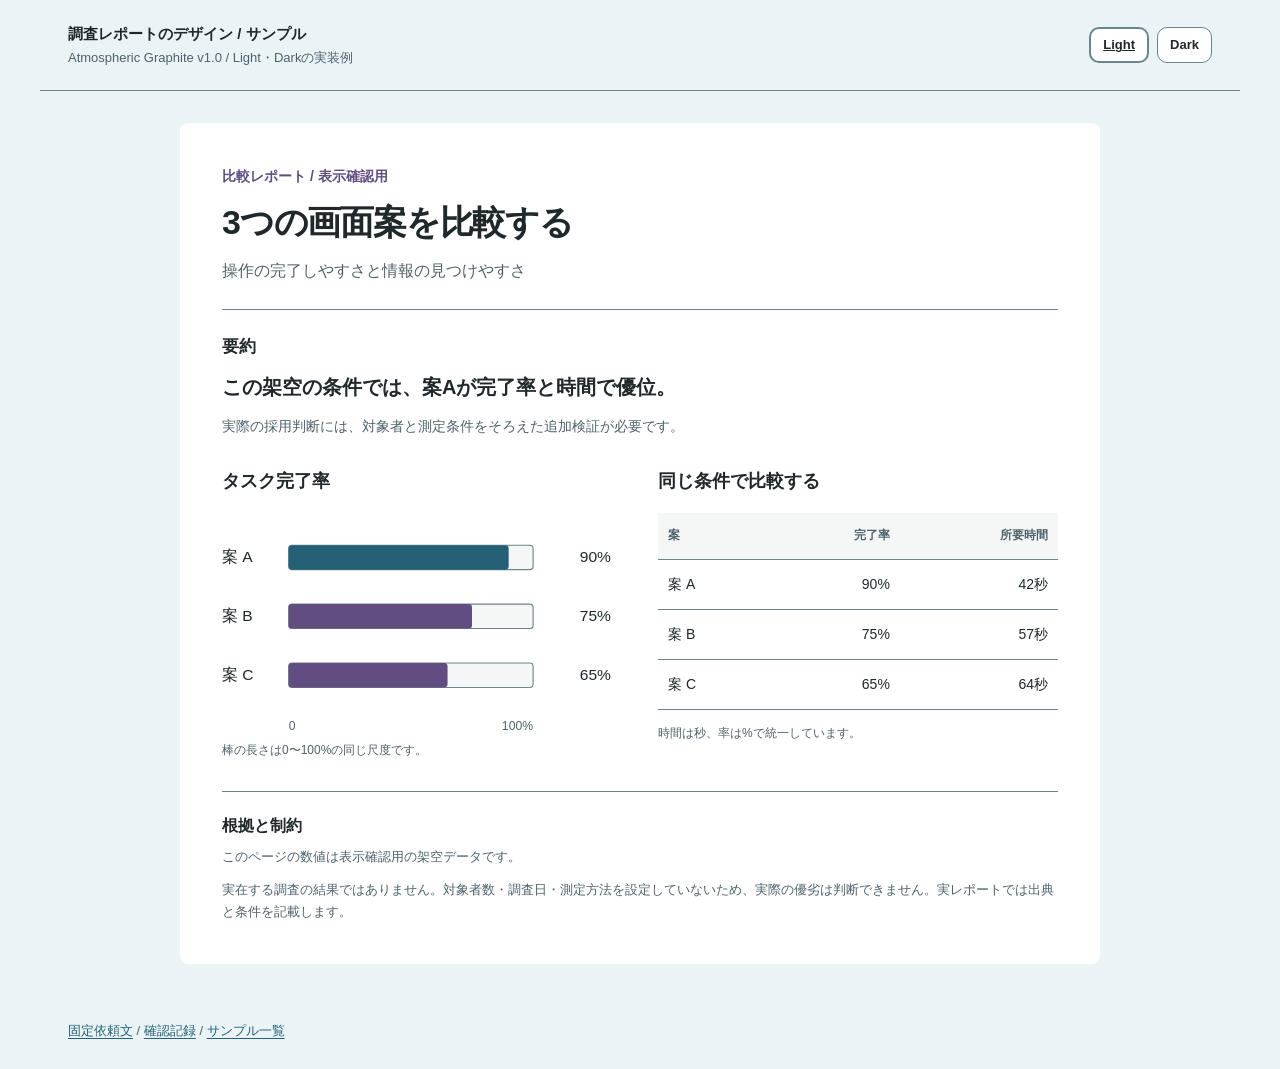
<file: samples/hiro-design-report/index.html>
<!doctype html>
<html lang="ja" data-theme="light"><head><meta charset="utf-8"><meta name="viewport" content="width=device-width, initial-scale=1"><title>調査レポートのデザイン / サンプル — Hiroaki Design Skills</title><script>document.documentElement.dataset.theme=new URLSearchParams(location.search).get('theme')==='dark'?'dark':'light';</script><style>
/* Generated from source/foundations/colors.json. State colors remain undecided. */
:root, [data-theme="light"] {
  --color-background: #EAF3F6;
  --color-surface: #FFFFFF;
  --color-surface-raised: #F4F7F6;
  --color-text-primary: #20282B;
  --color-text-secondary: #4F626B;
  --color-action-primary: #235F75;
  --color-on-action-primary: #FFFFFF;
  --color-accent: #D8F15A;
  --color-expression-plum: #624D80;
  --color-expression-sky: #87C6D8;
  --color-outline-strong: #6A858C;
  --color-focus: #714994;
  --color-success: #21614E;
  --color-warning: #7B4F00;
  --color-error: #A82B41;
  --color-on-accent: var(--color-text-primary);
  color-scheme: light;
}
[data-theme="dark"] {
  --color-background: #221C2C;
  --color-surface: #302838;
  --color-surface-raised: #3B3444;
  --color-text-primary: #F6F0EB;
  --color-text-secondary: #CAC0D4;
  --color-action-primary: #B9A1DE;
  --color-on-action-primary: #221C2C;
  --color-accent: #D8F15A;
  --color-expression-plum: #B9A1DE;
  --color-expression-sky: #9ED8E5;
  --color-outline-strong: #9A8BA8;
  --color-focus: #D8F15A;
  --color-success: #95E0BD;
  --color-warning: #F8C77E;
  --color-error: #FF94A5;
  --color-on-accent: var(--color-on-action-primary);
  color-scheme: dark;
}
@media (prefers-color-scheme: dark) {
  :root:not([data-theme]) {
  --color-background: #221C2C;
  --color-surface: #302838;
  --color-surface-raised: #3B3444;
  --color-text-primary: #F6F0EB;
  --color-text-secondary: #CAC0D4;
  --color-action-primary: #B9A1DE;
  --color-on-action-primary: #221C2C;
  --color-accent: #D8F15A;
  --color-expression-plum: #B9A1DE;
  --color-expression-sky: #9ED8E5;
  --color-outline-strong: #9A8BA8;
  --color-focus: #D8F15A;
  --color-success: #95E0BD;
  --color-warning: #F8C77E;
  --color-error: #FF94A5;
  --color-on-accent: var(--color-on-action-primary);
  color-scheme: dark;
  }
}
*{box-sizing:border-box}html{scroll-behavior:auto}body{margin:0;background:var(--color-background);color:var(--color-text-primary);font-family:-apple-system,BlinkMacSystemFont,"Hiragino Sans","Noto Sans CJK JP",sans-serif;line-height:1.65}button,input,select{font:inherit}button,a,input,select{touch-action:manipulation}a{color:var(--color-action-primary);text-underline-offset:.2em}button{cursor:pointer}button:disabled{cursor:default;border-style:dashed}button,input,select{min-height:44px}button,input,select,.button{border:1px solid var(--color-outline-strong);border-radius:10px}button,.button{background:var(--color-surface);color:var(--color-text-primary);padding:9px 18px;font-weight:600;text-decoration:none;display:inline-flex;align-items:center;justify-content:center;gap:8px}input,select{background:var(--color-surface);color:var(--color-text-primary);padding:9px 12px;max-width:100%}input::placeholder{color:var(--color-text-secondary)}input[type=checkbox]{min-height:24px;width:24px;height:24px;accent-color:var(--color-action-primary);flex:none}button.primary,.button.primary{background:var(--color-action-primary);color:var(--color-on-action-primary);border-color:var(--color-action-primary)}:focus-visible{outline:3px solid var(--color-focus);outline-offset:4px}button:hover,a.button:hover{text-decoration:underline}button:active,.button:active{transform:translateY(1px)}h1,h2,h3,p{margin:0}h1{font-size:clamp(26px,3.2vw,42px);line-height:1.35;letter-spacing:-.035em}h2{font-size:24px;line-height:1.5}h3{font-size:18px}p+p{margin-top:12px}small,.muted{color:var(--color-text-secondary)}strong{font-weight:650}.number{font-variant-numeric:tabular-nums}.sample-bar{max-width:1200px;margin:auto;padding:22px 28px;display:flex;align-items:center;justify-content:space-between;gap:16px;border-bottom:1px solid var(--color-outline-strong)}.sample-bar p{font-size:13px;color:var(--color-text-secondary)}.sample-bar strong{display:block;font-size:15px}.theme-controls{display:flex;gap:8px;flex:none}.theme-controls button{font-size:13px;min-height:36px;padding:5px 12px}.theme-controls [aria-pressed=true]{border-width:2px;text-decoration:underline}.sample-main{max-width:1200px;margin:0 auto;padding:32px 28px 40px}.sample-footer{max-width:1200px;margin:0 auto;padding:16px 28px 28px;color:var(--color-text-secondary);font-size:13px}.brand-mark{display:inline-block;width:13px;height:13px;border-radius:3px;background:var(--color-accent);outline:1px solid var(--color-outline-strong);margin-right:8px}.brand-tag{display:inline-flex;align-items:center;gap:8px;font-size:12px;color:var(--color-on-accent);background:var(--color-accent);padding:4px 10px;border-radius:5px}.section-label{color:var(--color-expression-plum);font-size:14px;font-weight:600}.stack{display:grid;gap:16px}.row{display:flex;align-items:center;gap:12px}.between{justify-content:space-between}.page-heading{display:flex;align-items:flex-start;justify-content:space-between;gap:20px;margin-bottom:26px}.page-heading p{margin-top:10px;color:var(--color-text-secondary)}.panel{background:var(--color-surface);border-radius:16px;padding:24px}.subtle-panel{background:var(--color-surface-raised);border-radius:12px;padding:18px}.divider{border:0;border-top:1px solid var(--color-outline-strong);margin:24px 0}.demo-controls{display:flex;align-items:center;gap:12px;margin:0 0 24px;flex-wrap:wrap;font-size:14px}.demo-controls p{color:var(--color-text-secondary)}.notice{border-left:3px solid var(--color-action-primary);padding:12px 16px;background:var(--color-surface-raised)}.state-box{padding:26px 18px;border:1px solid var(--color-outline-strong);border-radius:12px}.state-box p{margin-top:8px;color:var(--color-text-secondary)}.error{color:var(--color-error)}[hidden]{display:none!important}label{display:block;font-weight:600;font-size:14px}label input:not([type=checkbox]),label select{display:block;width:100%;margin-top:7px}.field{display:grid;gap:6px}.progress{height:6px;border-radius:4px;border:1px solid var(--color-outline-strong);background:var(--color-surface-raised);overflow:hidden}.progress>span{display:block;height:100%;background:var(--color-action-primary)}.status{display:inline-flex;gap:7px;align-items:center;color:var(--color-text-secondary);font-size:13px;white-space:nowrap}.status:before{content:"";display:inline-block;width:6px;height:6px;border-radius:50%;background:currentColor}.status[data-status=進行中]{color:var(--color-action-primary)}.status[data-status=確認待ち]{color:var(--color-warning)}dialog{border:1px solid var(--color-outline-strong);border-radius:16px;background:var(--color-surface);color:var(--color-text-primary);padding:28px;max-width:calc(100% - 32px);width:440px}dialog form{display:grid;gap:20px}dialog h2{font-size:22px}dialog::backdrop{background:var(--color-background);opacity:.85}.dialog-actions{display:flex;justify-content:flex-end;gap:12px}.live-message{color:var(--color-text-secondary);font-size:14px;min-height:24px}.phones{display:grid;grid-template-columns:repeat(2,minmax(0,360px));justify-content:center;gap:60px}.phone{background:var(--color-surface);border:2px solid var(--color-outline-strong);border-radius:30px;padding:20px;min-width:0}.phone-top{display:flex;justify-content:space-between;font-size:12px;margin-bottom:25px}.phone h1,.phone h2{font-size:26px;letter-spacing:-.025em}.phone .intro{font-size:13px;color:var(--color-text-secondary);margin-top:7px}.project-list{list-style:none;margin:18px 0 0;padding:0}.project-list li+li{border-top:1px solid var(--color-outline-strong)}.project-choice{border:0;padding:18px 0;width:100%;text-align:left;display:grid;gap:7px;justify-content:stretch;background:transparent;font-size:15px}.project-choice>small{font-size:13px;font-weight:400}.project-choice .row{gap:14px}.project-choice .progress{flex:1}.phone-footer{display:flex;justify-content:space-between;gap:16px;border-top:1px solid var(--color-outline-strong);padding-top:17px;margin-top:22px}.phone-footer a{font-size:14px}.phone .detail-title{font-size:25px;line-height:1.5;margin:14px 0 10px;overflow-wrap:anywhere}.phone .subtle-panel{margin:22px 0}.task-list{list-style:none;margin:14px 0 22px;padding:0;display:grid;gap:12px}.task-list label{display:flex;gap:10px;align-items:flex-start;font-weight:400;font-size:14px}.phone .primary{width:100%}.phone-caption{margin:12px 0 0;color:var(--color-text-secondary);font-size:13px}.workspace{display:grid;grid-template-columns:190px minmax(0,1fr);border:1px solid var(--color-outline-strong);border-radius:18px;overflow:hidden;background:var(--color-surface)}.sidebar{padding:26px 20px;background:var(--color-surface-raised)}.sidebar nav{display:grid;gap:16px;margin-top:30px}.sidebar a{font-size:14px}.sidebar strong{font-size:18px}.workspace-content{padding:28px;min-width:0}.workspace-content h1{font-size:29px}.stats{display:flex;gap:36px;margin:24px 0;padding-bottom:22px;border-bottom:1px solid var(--color-outline-strong)}.stats dt{font-size:12px;color:var(--color-text-secondary)}.stats dd{font-size:29px;font-weight:600;margin:4px 0 0}.filters{display:flex;gap:12px;align-items:flex-end;flex-wrap:wrap}.filters .field{flex:1;min-width:170px}.filters .field:last-of-type{flex:0 1 160px}.table-scroll{overflow:auto;margin-top:18px}.table-scroll table{min-width:660px}table{border-collapse:collapse;width:100%;text-align:left;font-size:14px}th{font-weight:600;color:var(--color-text-secondary);font-size:12px;background:var(--color-surface-raised)}th,td{padding:13px 10px;border-bottom:1px solid var(--color-outline-strong)}td .progress{width:70px}td label{display:flex;gap:10px;align-items:center;font-weight:500;font-size:14px;min-width:220px}td .row{justify-content:flex-end}th.num,td.num{text-align:right;font-variant-numeric:tabular-nums}.table-tools{display:flex;gap:12px;align-items:center;justify-content:space-between;margin-top:18px}.table-tools button{font-size:13px}.site-nav{display:flex;justify-content:space-between;align-items:center;gap:20px}.site-nav a{text-decoration:none}.site-nav .links{display:flex;gap:22px;font-size:14px}.site-hero{display:grid;grid-template-columns:1.1fr 1fr;align-items:center;gap:58px;padding:64px 0 56px}.site-hero h1{font-size:clamp(36px,5vw,64px);line-height:1.27;margin:18px 0 24px}.site-hero p{max-width:29em;color:var(--color-text-secondary)}.site-hero .row{margin-top:26px;flex-wrap:wrap}.palette-board{background:var(--color-surface);border:1px solid var(--color-outline-strong);border-radius:18px;padding:28px;transform:rotate(2deg)}.palette-board h2{font-size:20px}.swatches{display:flex;gap:12px;margin:22px 0}.swatch{width:62px;height:82px;border-radius:8px;border:1px solid var(--color-outline-strong)}.swatch.sky{background:var(--color-expression-sky)}.swatch.plum{background:var(--color-expression-plum)}.swatch.acid{background:var(--color-accent)}.palette-board .mini-row{padding:15px 0;border-top:1px solid var(--color-outline-strong);display:flex;gap:20px;align-items:center}.palette-board .mini-row span{font-size:13px;color:var(--color-text-secondary)}.skill-links{display:grid;grid-template-columns:repeat(3,minmax(0,1fr));gap:16px;margin-top:24px}.skill-link{background:var(--color-surface);padding:22px;border-radius:12px;text-decoration:none;display:block}.skill-link h3{color:var(--color-text-primary)}.skill-link p{font-size:13px;color:var(--color-text-secondary);margin-top:8px}.report{max-width:920px;margin:auto;background:var(--color-surface);padding:42px;border-radius:8px}.report h1{font-size:34px;margin:12px 0}.report .summary{font-size:20px;font-weight:600;line-height:1.6;margin:12px 0}.report-grid{display:grid;grid-template-columns:1fr 1fr;gap:36px;margin:30px 0}.report-grid h2{font-size:18px;margin-bottom:18px}.report small{font-size:12px}.bar-figure{margin:0}.bar-figure svg{display:block;width:100%;height:auto}.bar-figure text{fill:var(--color-text-primary);font-family:inherit;font-size:14px}.bar-figure .axis-label{fill:var(--color-text-secondary);font-size:11px}.bar-figure .bar-track{fill:var(--color-surface-raised);stroke:var(--color-outline-strong)}.bar-figure .bar-main{fill:var(--color-action-primary)}.bar-figure .bar-other{fill:var(--color-expression-plum)}.report-notes{font-size:13px;color:var(--color-text-secondary);border-top:1px solid var(--color-outline-strong);padding-top:22px}.report-notes h2{font-size:16px;color:var(--color-text-primary);margin-bottom:8px}.slide{aspect-ratio:16/9;background:var(--color-surface);border-radius:12px;padding:56px;position:relative;display:flex;flex-direction:column;justify-content:center;overflow:hidden}.slide h1{font-size:clamp(32px,4.8vw,62px);line-height:1.3;max-width:14em;margin:24px 0}.slide h2{font-size:clamp(24px,3.6vw,46px);margin:16px 0 30px}.slide p{max-width:35em;font-size:20px;color:var(--color-text-secondary)}.slide .slide-no{position:absolute;bottom:28px;right:32px;font-size:13px;color:var(--color-text-secondary)}.slide-columns{display:grid;grid-template-columns:repeat(3,1fr);gap:20px}.slide-columns article{border-top:3px solid var(--color-action-primary);padding-top:20px}.slide-columns h3{font-size:23px;margin-bottom:14px}.slide-columns p{font-size:16px}.slide .brand-tag{align-self:flex-start}.slide-next{margin-top:18px;display:flex;align-items:center;justify-content:center;gap:18px}.slide-next p{font-size:14px;color:var(--color-text-secondary)}.review-grid{display:grid;grid-template-columns:1fr 1fr;gap:24px;margin:24px 0}.review-box{padding:26px;background:var(--color-surface);border-radius:14px;border:1px solid var(--color-outline-strong)}.review-box h2{font-size:18px;margin-bottom:20px}.review-box .comparison{min-height:210px;padding:22px;background:var(--color-surface-raised);border-radius:10px}.comparison .mock-button{display:inline-block;padding:8px 18px;background:var(--color-action-primary);color:var(--color-on-action-primary);border-radius:8px;font-size:14px;margin-top:16px}.review-box .comparison h3{font-size:20px}.review-box .comparison p{margin-top:10px;font-size:14px}.finding-list{display:grid;gap:16px;margin:22px 0 0;padding:0;list-style:none}.finding-list li{padding:20px 24px;border-left:3px solid var(--color-action-primary);background:var(--color-surface)}.finding-list p{margin-top:8px;font-size:14px;color:var(--color-text-secondary)}.gallery-grid{display:grid;grid-template-columns:repeat(2,1fr);gap:24px}.gallery-card{background:var(--color-surface);padding:20px;border-radius:14px}.gallery-card img{display:block;width:100%;border-radius:8px;margin-bottom:14px;border:1px solid var(--color-outline-strong)}
@media(max-width:760px){.sample-bar{align-items:flex-start;flex-direction:column;padding:18px 20px}.sample-main{padding:24px 18px}.sample-footer{padding:16px 20px}.phones{grid-template-columns:minmax(0,360px);gap:24px}.workspace{grid-template-columns:minmax(0,1fr)}.sidebar{padding:16px 20px}.sidebar nav{display:flex;gap:22px;margin-top:12px}.workspace-content{padding:22px 16px}.page-heading{flex-direction:column;gap:16px}.stats{gap:26px}.site-hero{grid-template-columns:1fr;gap:36px;padding:36px 0}.site-nav{align-items:flex-start}.site-nav .links{gap:12px;font-size:12px}.skill-links{grid-template-columns:1fr}.report{padding:24px 20px}.report h1{font-size:27px}.report-grid{grid-template-columns:1fr;gap:28px}.report .summary{font-size:18px}.slide{padding:26px;aspect-ratio:auto;min-height:560px}.slide h1{font-size:38px}.slide p{font-size:17px}.slide-columns{grid-template-columns:1fr;gap:18px}.slide-columns h3{font-size:19px;margin-bottom:8px}.slide-columns p{font-size:14px}.slide h2{margin-bottom:18px}.review-grid,.gallery-grid{grid-template-columns:1fr}.review-box{padding:18px}.table-tools{align-items:flex-start;flex-direction:column}}
@media(prefers-reduced-motion:reduce){*,*:before,*:after{scroll-behavior:auto!important;animation:none!important;transition:none!important}}
@media print{.sample-bar,.sample-footer,.demo-controls,.slide-next{display:none}.sample-main{padding:0;max-width:none}.report{max-width:none;border-radius:0;padding:12mm}.report-grid{break-inside:avoid}.slide{display:flex!important;break-after:page;border-radius:0;min-height:0;aspect-ratio:16/9}.slide:last-of-type{break-after:auto}body{-webkit-print-color-adjust:exact;print-color-adjust:exact}}

.skip-link{position:absolute;top:-100px;left:16px;background:var(--color-surface);color:var(--color-action-primary);padding:10px 16px;z-index:10}.skip-link:focus{top:10px}

.phone .detail-title{text-wrap:balance}

.page-heading h1{text-wrap:balance}
@media(max-width:760px){.site-section-heading{align-items:flex-start;flex-direction:column;gap:8px}.phone .detail-title{font-size:23px}}

</style></head><body data-sample="hiro-design-report"><a class="skip-link" href="#main">本文へ移動</a><header class="sample-bar"><div><strong>調査レポートのデザイン / サンプル</strong><p>Atmospheric Graphite v1.0 / Light・Darkの実装例</p></div><div class="theme-controls" role="group" aria-label="配色モード"><button data-set-theme="light" aria-pressed="true">Light</button><button data-set-theme="dark" aria-pressed="false">Dark</button></div></header><main id="main" class="sample-main"><article class="report"><header><p class="section-label">比較レポート / 表示確認用</p><h1>3つの画面案を比較する</h1><p class="muted">操作の完了しやすさと情報の見つけやすさ</p></header><hr class="divider"><section><h2 style="font-size:17px">要約</h2><p class="summary">この架空の条件では、案Aが完了率と時間で優位。</p><p class="muted" style="font-size:14px">実際の採用判断には、対象者と測定条件をそろえた追加検証が必要です。</p></section><div class="report-grid"><section><h2>タスク完了率</h2><figure class="bar-figure"><svg viewBox="0 0 360 205" role="img" aria-labelledby="chart-title chart-description"><title id="chart-title">3案のタスク完了率</title><desc id="chart-description">案A90%、案B75%、案C65%。0を起点に比較。架空データです。</desc><text x="0" y="44">案 A</text><rect class="bar-track" x="60" y="29" width="220" height="22" rx="3"/><rect class="bar-main" x="60" y="29" width="198.0" height="22" rx="3"/><text x="350" y="44" text-anchor="end">90%</text>
<text x="0" y="97">案 B</text><rect class="bar-track" x="60" y="82" width="220" height="22" rx="3"/><rect class="bar-other" x="60" y="82" width="165.0" height="22" rx="3"/><text x="350" y="97" text-anchor="end">75%</text>
<text x="0" y="150">案 C</text><rect class="bar-track" x="60" y="135" width="220" height="22" rx="3"/><rect class="bar-other" x="60" y="135" width="143.0" height="22" rx="3"/><text x="350" y="150" text-anchor="end">65%</text><text x="60" y="195" class="axis-label">0</text><text x="280" y="195" text-anchor="end" class="axis-label">100%</text></svg><figcaption class="muted" style="font-size:12px">棒の長さは0〜100%の同じ尺度です。</figcaption></figure></section><section><h2>同じ条件で比較する</h2><table><thead><tr><th>案</th><th class="num">完了率</th><th class="num">所要時間</th></tr></thead><tbody><tr><td>案 A</td><td class="num">90%</td><td class="num">42秒</td></tr>
<tr><td>案 B</td><td class="num">75%</td><td class="num">57秒</td></tr>
<tr><td>案 C</td><td class="num">65%</td><td class="num">64秒</td></tr></tbody></table><p class="muted" style="font-size:12px;margin-top:14px">時間は秒、率は%で統一しています。</p></section></div><section class="report-notes"><h2>根拠と制約</h2><p>このページの数値は表示確認用の架空データです。</p><p>実在する調査の結果ではありません。対象者数・調査日・測定方法を設定していないため、実際の優劣は判断できません。実レポートでは出典と条件を記載します。</p></section></article>
</main><footer class="sample-footer"><a href="brief.md">固定依頼文</a> / <a href="review.md">確認記録</a> / <a href="../index.html">サンプル一覧</a></footer><script>
"use strict";

const root = document.documentElement;
const themeButtons = [...document.querySelectorAll("[data-set-theme]")];

function setTheme(theme) {
  root.dataset.theme = theme;
  themeButtons.forEach(button => button.setAttribute("aria-pressed", String(button.dataset.setTheme === theme)));
  const url = new URL(location.href);
  url.searchParams.set("theme", theme);
  history.replaceState(null, "", url);
}

themeButtons.forEach(button => button.addEventListener("click", () => setTheme(button.dataset.setTheme)));
setTheme(new URLSearchParams(location.search).get("theme") === "dark" ? "dark" : "light");

const dialog = document.querySelector("dialog");
document.querySelectorAll("[data-open-dialog]").forEach(button => button.addEventListener("click", () => dialog.showModal()));
document.querySelectorAll("[data-close-dialog]").forEach(button => button.addEventListener("click", () => dialog.close()));

const stateSelect = document.querySelector("#demo-state");
if (stateSelect) {
  stateSelect.addEventListener("change", () => {
    document.querySelectorAll("[data-list-state]").forEach(view => { view.hidden = view.dataset.listState !== stateSelect.value; });
    document.querySelector("#app-list-region").setAttribute("aria-busy", String(stateSelect.value === "loading"));
  });
}

const detailTitle = document.querySelector("#detail-title");
if (detailTitle) {
  const projectButtons = [...document.querySelectorAll("[data-project-name]")];
  const taskGroups = new Map(projectButtons.map(button => [button.dataset.projectName, JSON.parse(button.dataset.projectTasks).map(name => ({ name, done: false }))]));
  let currentProject = projectButtons[0].dataset.projectName;
  const taskList = document.querySelector("#task-list");

  function renderTasks() {
    taskList.replaceChildren();
    taskGroups.get(currentProject).forEach(task => {
      const li = document.createElement("li");
      const label = document.createElement("label");
      const checkbox = document.createElement("input");
      checkbox.type = "checkbox";
      checkbox.checked = task.done;
      checkbox.addEventListener("change", () => { task.done = checkbox.checked; });
      label.append(checkbox, document.createTextNode(task.name));
      li.append(label);
      taskList.append(li);
    });
  }

  projectButtons.forEach(button => button.addEventListener("click", () => {
    currentProject = button.dataset.projectName;
    detailTitle.textContent = currentProject;
    document.querySelector("#detail-description").textContent = button.dataset.projectDetail;
    document.querySelector("#detail-progress-value").textContent = button.dataset.projectProgress + "%";
    document.querySelector("#detail-progress-fill").style.width = button.dataset.projectProgress + "%";
    document.querySelector("#detail-meter").setAttribute("aria-valuenow", button.dataset.projectProgress);
    document.querySelector("#app-message").textContent = "";
    renderTasks();
    if (matchMedia("(max-width: 760px)").matches) {
      detailTitle.tabIndex = -1;
      detailTitle.focus();
    }
  }));

  const form = document.querySelector("#task-form");
  const input = form.elements.task;
  form.addEventListener("submit", event => {
    event.preventDefault();
    const name = input.value.trim();
    if (!name) {
      input.setCustomValidity("作業名を入力してください");
      input.reportValidity();
      return;
    }
    taskGroups.get(currentProject).push({ name, done: false });
    renderTasks();
    document.querySelector("#app-message").textContent = "「" + name + "」を追加しました";
    form.reset();
    dialog.close();
  });
  input.addEventListener("input", () => input.setCustomValidity(""));
  renderTasks();
}

const search = document.querySelector("#project-search");
if (search) {
  const filter = document.querySelector("#status-filter");
  const tbody = document.querySelector("#project-rows");
  const selectAll = document.querySelector("#select-all");
  const rows = () => [...tbody.querySelectorAll("tr")];

  function updateSelection() {
    const visible = rows().filter(row => !row.hidden);
    const checked = rows().filter(row => row.querySelector("input").checked).length;
    const visibleChecked = visible.filter(row => row.querySelector("input").checked).length;
    selectAll.checked = visible.length > 0 && visibleChecked === visible.length;
    selectAll.indeterminate = visibleChecked > 0 && visibleChecked < visible.length;
    selectAll.disabled = visible.length === 0;
    document.querySelector("#selection-count").textContent = checked + "件を選択中";
    document.querySelector("#clear-selection").disabled = checked === 0;
  }

  function applyFilter() {
    const query = search.value.trim().toLocaleLowerCase("ja");
    let count = 0;
    rows().forEach(row => {
      row.hidden = !(row.dataset.name.toLocaleLowerCase("ja").includes(query) && (filter.value === "all" || row.dataset.status === filter.value));
      if (!row.hidden) count++;
      else row.querySelector("input").checked = false;
    });
    document.querySelector("#result-count").textContent = count + "件";
    document.querySelector("#no-results").hidden = count !== 0;
    updateSelection();
  }

  search.addEventListener("input", applyFilter);
  filter.addEventListener("change", applyFilter);
  document.querySelector("#clear-filters").addEventListener("click", () => {
    search.value = "";
    filter.value = "all";
    applyFilter();
    search.focus();
  });
  selectAll.addEventListener("change", () => {
    rows().filter(row => !row.hidden).forEach(row => { row.querySelector("input").checked = selectAll.checked; });
    updateSelection();
  });
  tbody.addEventListener("change", updateSelection);
  document.querySelector("#clear-selection").addEventListener("click", () => {
    rows().forEach(row => { row.querySelector("input").checked = false; });
    updateSelection();
  });

  const form = document.querySelector("#project-form");
  const input = form.elements.project;
  form.addEventListener("submit", event => {
    event.preventDefault();
    const name = input.value.trim();
    if (!name) {
      input.setCustomValidity("プロジェクト名を入力してください");
      input.reportValidity();
      return;
    }
    const tr = document.createElement("tr");
    tr.dataset.name = name;
    tr.dataset.status = "未着手";
    const cell = document.createElement("td");
    const label = document.createElement("label");
    const checkbox = document.createElement("input");
    checkbox.type = "checkbox";
    checkbox.setAttribute("aria-label", name + "を選択");
    label.append(checkbox, document.createTextNode(name));
    cell.append(label);
    tr.append(cell);
    ["共通基盤", "未着手", "0%"].forEach((value, index) => {
      const td = document.createElement("td");
      td.textContent = value;
      if (index === 2) td.className = "num";
      tr.append(td);
    });
    tbody.append(tr);
    document.querySelector("#all-project-count").textContent = String(rows().length);
    document.querySelector("#webapp-message").textContent = "「" + name + "」を追加しました。このデモでは再読み込みすると初期データに戻ります。";
    form.reset();
    dialog.close();
    search.value = "";
    filter.value = "all";
    applyFilter();
  });
  input.addEventListener("input", () => input.setCustomValidity(""));
  applyFilter();
}

const slides = [...document.querySelectorAll("[data-slide]")];
if (slides.length) {
  let position = 0;
  const previous = document.querySelector("#previous-slide");
  const next = document.querySelector("#next-slide");
  function showSlide(index) {
    position = Math.max(0, Math.min(slides.length - 1, index));
    slides.forEach((slide, index) => { slide.hidden = index !== position; });
    document.querySelector("#slide-position").textContent = (position + 1) + " / " + slides.length;
    previous.disabled = position === 0;
    next.disabled = position === slides.length - 1;
  }
  previous.addEventListener("click", () => showSlide(position - 1));
  next.addEventListener("click", () => showSlide(position + 1));
  document.addEventListener("keydown", event => {
    if (event.altKey || event.ctrlKey || event.metaKey || /INPUT|TEXTAREA|SELECT/.test(event.target.tagName)) return;
    if (event.key === "ArrowRight") { event.preventDefault(); showSlide(position + 1); }
    if (event.key === "ArrowLeft") { event.preventDefault(); showSlide(position - 1); }
  });
  showSlide(0);
}

</script></body></html>
</file>
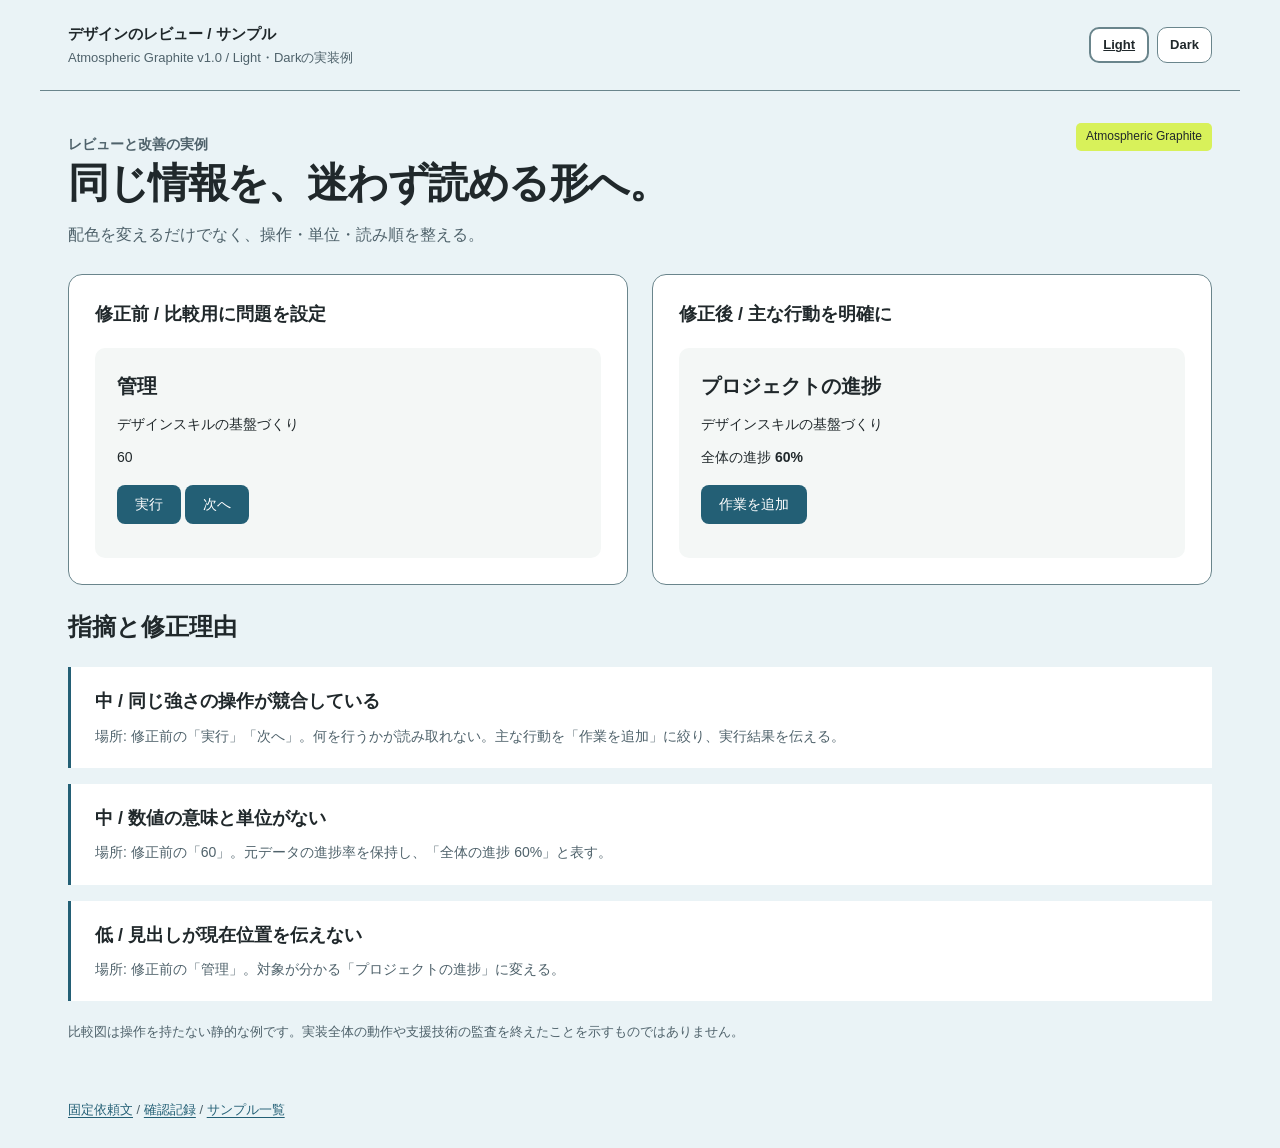
<file: samples/hiro-design-review/index.html>
<!doctype html>
<html lang="ja" data-theme="light"><head><meta charset="utf-8"><meta name="viewport" content="width=device-width, initial-scale=1"><title>デザインのレビュー / サンプル — Hiroaki Design Skills</title><script>document.documentElement.dataset.theme=new URLSearchParams(location.search).get('theme')==='dark'?'dark':'light';</script><style>
/* Generated from source/foundations/colors.json. State colors remain undecided. */
:root, [data-theme="light"] {
  --color-background: #EAF3F6;
  --color-surface: #FFFFFF;
  --color-surface-raised: #F4F7F6;
  --color-text-primary: #20282B;
  --color-text-secondary: #4F626B;
  --color-action-primary: #235F75;
  --color-on-action-primary: #FFFFFF;
  --color-accent: #D8F15A;
  --color-expression-plum: #624D80;
  --color-expression-sky: #87C6D8;
  --color-outline-strong: #6A858C;
  --color-focus: #714994;
  --color-success: #21614E;
  --color-warning: #7B4F00;
  --color-error: #A82B41;
  --color-on-accent: var(--color-text-primary);
  color-scheme: light;
}
[data-theme="dark"] {
  --color-background: #221C2C;
  --color-surface: #302838;
  --color-surface-raised: #3B3444;
  --color-text-primary: #F6F0EB;
  --color-text-secondary: #CAC0D4;
  --color-action-primary: #B9A1DE;
  --color-on-action-primary: #221C2C;
  --color-accent: #D8F15A;
  --color-expression-plum: #B9A1DE;
  --color-expression-sky: #9ED8E5;
  --color-outline-strong: #9A8BA8;
  --color-focus: #D8F15A;
  --color-success: #95E0BD;
  --color-warning: #F8C77E;
  --color-error: #FF94A5;
  --color-on-accent: var(--color-on-action-primary);
  color-scheme: dark;
}
@media (prefers-color-scheme: dark) {
  :root:not([data-theme]) {
  --color-background: #221C2C;
  --color-surface: #302838;
  --color-surface-raised: #3B3444;
  --color-text-primary: #F6F0EB;
  --color-text-secondary: #CAC0D4;
  --color-action-primary: #B9A1DE;
  --color-on-action-primary: #221C2C;
  --color-accent: #D8F15A;
  --color-expression-plum: #B9A1DE;
  --color-expression-sky: #9ED8E5;
  --color-outline-strong: #9A8BA8;
  --color-focus: #D8F15A;
  --color-success: #95E0BD;
  --color-warning: #F8C77E;
  --color-error: #FF94A5;
  --color-on-accent: var(--color-on-action-primary);
  color-scheme: dark;
  }
}
*{box-sizing:border-box}html{scroll-behavior:auto}body{margin:0;background:var(--color-background);color:var(--color-text-primary);font-family:-apple-system,BlinkMacSystemFont,"Hiragino Sans","Noto Sans CJK JP",sans-serif;line-height:1.65}button,input,select{font:inherit}button,a,input,select{touch-action:manipulation}a{color:var(--color-action-primary);text-underline-offset:.2em}button{cursor:pointer}button:disabled{cursor:default;border-style:dashed}button,input,select{min-height:44px}button,input,select,.button{border:1px solid var(--color-outline-strong);border-radius:10px}button,.button{background:var(--color-surface);color:var(--color-text-primary);padding:9px 18px;font-weight:600;text-decoration:none;display:inline-flex;align-items:center;justify-content:center;gap:8px}input,select{background:var(--color-surface);color:var(--color-text-primary);padding:9px 12px;max-width:100%}input::placeholder{color:var(--color-text-secondary)}input[type=checkbox]{min-height:24px;width:24px;height:24px;accent-color:var(--color-action-primary);flex:none}button.primary,.button.primary{background:var(--color-action-primary);color:var(--color-on-action-primary);border-color:var(--color-action-primary)}:focus-visible{outline:3px solid var(--color-focus);outline-offset:4px}button:hover,a.button:hover{text-decoration:underline}button:active,.button:active{transform:translateY(1px)}h1,h2,h3,p{margin:0}h1{font-size:clamp(26px,3.2vw,42px);line-height:1.35;letter-spacing:-.035em}h2{font-size:24px;line-height:1.5}h3{font-size:18px}p+p{margin-top:12px}small,.muted{color:var(--color-text-secondary)}strong{font-weight:650}.number{font-variant-numeric:tabular-nums}.sample-bar{max-width:1200px;margin:auto;padding:22px 28px;display:flex;align-items:center;justify-content:space-between;gap:16px;border-bottom:1px solid var(--color-outline-strong)}.sample-bar p{font-size:13px;color:var(--color-text-secondary)}.sample-bar strong{display:block;font-size:15px}.theme-controls{display:flex;gap:8px;flex:none}.theme-controls button{font-size:13px;min-height:36px;padding:5px 12px}.theme-controls [aria-pressed=true]{border-width:2px;text-decoration:underline}.sample-main{max-width:1200px;margin:0 auto;padding:32px 28px 40px}.sample-footer{max-width:1200px;margin:0 auto;padding:16px 28px 28px;color:var(--color-text-secondary);font-size:13px}.brand-mark{display:inline-block;width:13px;height:13px;border-radius:3px;background:var(--color-accent);outline:1px solid var(--color-outline-strong);margin-right:8px}.brand-tag{display:inline-flex;align-items:center;gap:8px;font-size:12px;color:var(--color-on-accent);background:var(--color-accent);padding:4px 10px;border-radius:5px}.section-label{color:var(--color-expression-plum);font-size:14px;font-weight:600}.stack{display:grid;gap:16px}.row{display:flex;align-items:center;gap:12px}.between{justify-content:space-between}.page-heading{display:flex;align-items:flex-start;justify-content:space-between;gap:20px;margin-bottom:26px}.page-heading p{margin-top:10px;color:var(--color-text-secondary)}.panel{background:var(--color-surface);border-radius:16px;padding:24px}.subtle-panel{background:var(--color-surface-raised);border-radius:12px;padding:18px}.divider{border:0;border-top:1px solid var(--color-outline-strong);margin:24px 0}.demo-controls{display:flex;align-items:center;gap:12px;margin:0 0 24px;flex-wrap:wrap;font-size:14px}.demo-controls p{color:var(--color-text-secondary)}.notice{border-left:3px solid var(--color-action-primary);padding:12px 16px;background:var(--color-surface-raised)}.state-box{padding:26px 18px;border:1px solid var(--color-outline-strong);border-radius:12px}.state-box p{margin-top:8px;color:var(--color-text-secondary)}.error{color:var(--color-error)}[hidden]{display:none!important}label{display:block;font-weight:600;font-size:14px}label input:not([type=checkbox]),label select{display:block;width:100%;margin-top:7px}.field{display:grid;gap:6px}.progress{height:6px;border-radius:4px;border:1px solid var(--color-outline-strong);background:var(--color-surface-raised);overflow:hidden}.progress>span{display:block;height:100%;background:var(--color-action-primary)}.status{display:inline-flex;gap:7px;align-items:center;color:var(--color-text-secondary);font-size:13px;white-space:nowrap}.status:before{content:"";display:inline-block;width:6px;height:6px;border-radius:50%;background:currentColor}.status[data-status=進行中]{color:var(--color-action-primary)}.status[data-status=確認待ち]{color:var(--color-warning)}dialog{border:1px solid var(--color-outline-strong);border-radius:16px;background:var(--color-surface);color:var(--color-text-primary);padding:28px;max-width:calc(100% - 32px);width:440px}dialog form{display:grid;gap:20px}dialog h2{font-size:22px}dialog::backdrop{background:var(--color-background);opacity:.85}.dialog-actions{display:flex;justify-content:flex-end;gap:12px}.live-message{color:var(--color-text-secondary);font-size:14px;min-height:24px}.phones{display:grid;grid-template-columns:repeat(2,minmax(0,360px));justify-content:center;gap:60px}.phone{background:var(--color-surface);border:2px solid var(--color-outline-strong);border-radius:30px;padding:20px;min-width:0}.phone-top{display:flex;justify-content:space-between;font-size:12px;margin-bottom:25px}.phone h1,.phone h2{font-size:26px;letter-spacing:-.025em}.phone .intro{font-size:13px;color:var(--color-text-secondary);margin-top:7px}.project-list{list-style:none;margin:18px 0 0;padding:0}.project-list li+li{border-top:1px solid var(--color-outline-strong)}.project-choice{border:0;padding:18px 0;width:100%;text-align:left;display:grid;gap:7px;justify-content:stretch;background:transparent;font-size:15px}.project-choice>small{font-size:13px;font-weight:400}.project-choice .row{gap:14px}.project-choice .progress{flex:1}.phone-footer{display:flex;justify-content:space-between;gap:16px;border-top:1px solid var(--color-outline-strong);padding-top:17px;margin-top:22px}.phone-footer a{font-size:14px}.phone .detail-title{font-size:25px;line-height:1.5;margin:14px 0 10px;overflow-wrap:anywhere}.phone .subtle-panel{margin:22px 0}.task-list{list-style:none;margin:14px 0 22px;padding:0;display:grid;gap:12px}.task-list label{display:flex;gap:10px;align-items:flex-start;font-weight:400;font-size:14px}.phone .primary{width:100%}.phone-caption{margin:12px 0 0;color:var(--color-text-secondary);font-size:13px}.workspace{display:grid;grid-template-columns:190px minmax(0,1fr);border:1px solid var(--color-outline-strong);border-radius:18px;overflow:hidden;background:var(--color-surface)}.sidebar{padding:26px 20px;background:var(--color-surface-raised)}.sidebar nav{display:grid;gap:16px;margin-top:30px}.sidebar a{font-size:14px}.sidebar strong{font-size:18px}.workspace-content{padding:28px;min-width:0}.workspace-content h1{font-size:29px}.stats{display:flex;gap:36px;margin:24px 0;padding-bottom:22px;border-bottom:1px solid var(--color-outline-strong)}.stats dt{font-size:12px;color:var(--color-text-secondary)}.stats dd{font-size:29px;font-weight:600;margin:4px 0 0}.filters{display:flex;gap:12px;align-items:flex-end;flex-wrap:wrap}.filters .field{flex:1;min-width:170px}.filters .field:last-of-type{flex:0 1 160px}.table-scroll{overflow:auto;margin-top:18px}.table-scroll table{min-width:660px}table{border-collapse:collapse;width:100%;text-align:left;font-size:14px}th{font-weight:600;color:var(--color-text-secondary);font-size:12px;background:var(--color-surface-raised)}th,td{padding:13px 10px;border-bottom:1px solid var(--color-outline-strong)}td .progress{width:70px}td label{display:flex;gap:10px;align-items:center;font-weight:500;font-size:14px;min-width:220px}td .row{justify-content:flex-end}th.num,td.num{text-align:right;font-variant-numeric:tabular-nums}.table-tools{display:flex;gap:12px;align-items:center;justify-content:space-between;margin-top:18px}.table-tools button{font-size:13px}.site-nav{display:flex;justify-content:space-between;align-items:center;gap:20px}.site-nav a{text-decoration:none}.site-nav .links{display:flex;gap:22px;font-size:14px}.site-hero{display:grid;grid-template-columns:1.1fr 1fr;align-items:center;gap:58px;padding:64px 0 56px}.site-hero h1{font-size:clamp(36px,5vw,64px);line-height:1.27;margin:18px 0 24px}.site-hero p{max-width:29em;color:var(--color-text-secondary)}.site-hero .row{margin-top:26px;flex-wrap:wrap}.palette-board{background:var(--color-surface);border:1px solid var(--color-outline-strong);border-radius:18px;padding:28px;transform:rotate(2deg)}.palette-board h2{font-size:20px}.swatches{display:flex;gap:12px;margin:22px 0}.swatch{width:62px;height:82px;border-radius:8px;border:1px solid var(--color-outline-strong)}.swatch.sky{background:var(--color-expression-sky)}.swatch.plum{background:var(--color-expression-plum)}.swatch.acid{background:var(--color-accent)}.palette-board .mini-row{padding:15px 0;border-top:1px solid var(--color-outline-strong);display:flex;gap:20px;align-items:center}.palette-board .mini-row span{font-size:13px;color:var(--color-text-secondary)}.skill-links{display:grid;grid-template-columns:repeat(3,minmax(0,1fr));gap:16px;margin-top:24px}.skill-link{background:var(--color-surface);padding:22px;border-radius:12px;text-decoration:none;display:block}.skill-link h3{color:var(--color-text-primary)}.skill-link p{font-size:13px;color:var(--color-text-secondary);margin-top:8px}.report{max-width:920px;margin:auto;background:var(--color-surface);padding:42px;border-radius:8px}.report h1{font-size:34px;margin:12px 0}.report .summary{font-size:20px;font-weight:600;line-height:1.6;margin:12px 0}.report-grid{display:grid;grid-template-columns:1fr 1fr;gap:36px;margin:30px 0}.report-grid h2{font-size:18px;margin-bottom:18px}.report small{font-size:12px}.bar-figure{margin:0}.bar-figure svg{display:block;width:100%;height:auto}.bar-figure text{fill:var(--color-text-primary);font-family:inherit;font-size:14px}.bar-figure .axis-label{fill:var(--color-text-secondary);font-size:11px}.bar-figure .bar-track{fill:var(--color-surface-raised);stroke:var(--color-outline-strong)}.bar-figure .bar-main{fill:var(--color-action-primary)}.bar-figure .bar-other{fill:var(--color-expression-plum)}.report-notes{font-size:13px;color:var(--color-text-secondary);border-top:1px solid var(--color-outline-strong);padding-top:22px}.report-notes h2{font-size:16px;color:var(--color-text-primary);margin-bottom:8px}.slide{aspect-ratio:16/9;background:var(--color-surface);border-radius:12px;padding:56px;position:relative;display:flex;flex-direction:column;justify-content:center;overflow:hidden}.slide h1{font-size:clamp(32px,4.8vw,62px);line-height:1.3;max-width:14em;margin:24px 0}.slide h2{font-size:clamp(24px,3.6vw,46px);margin:16px 0 30px}.slide p{max-width:35em;font-size:20px;color:var(--color-text-secondary)}.slide .slide-no{position:absolute;bottom:28px;right:32px;font-size:13px;color:var(--color-text-secondary)}.slide-columns{display:grid;grid-template-columns:repeat(3,1fr);gap:20px}.slide-columns article{border-top:3px solid var(--color-action-primary);padding-top:20px}.slide-columns h3{font-size:23px;margin-bottom:14px}.slide-columns p{font-size:16px}.slide .brand-tag{align-self:flex-start}.slide-next{margin-top:18px;display:flex;align-items:center;justify-content:center;gap:18px}.slide-next p{font-size:14px;color:var(--color-text-secondary)}.review-grid{display:grid;grid-template-columns:1fr 1fr;gap:24px;margin:24px 0}.review-box{padding:26px;background:var(--color-surface);border-radius:14px;border:1px solid var(--color-outline-strong)}.review-box h2{font-size:18px;margin-bottom:20px}.review-box .comparison{min-height:210px;padding:22px;background:var(--color-surface-raised);border-radius:10px}.comparison .mock-button{display:inline-block;padding:8px 18px;background:var(--color-action-primary);color:var(--color-on-action-primary);border-radius:8px;font-size:14px;margin-top:16px}.review-box .comparison h3{font-size:20px}.review-box .comparison p{margin-top:10px;font-size:14px}.finding-list{display:grid;gap:16px;margin:22px 0 0;padding:0;list-style:none}.finding-list li{padding:20px 24px;border-left:3px solid var(--color-action-primary);background:var(--color-surface)}.finding-list p{margin-top:8px;font-size:14px;color:var(--color-text-secondary)}.gallery-grid{display:grid;grid-template-columns:repeat(2,1fr);gap:24px}.gallery-card{background:var(--color-surface);padding:20px;border-radius:14px}.gallery-card img{display:block;width:100%;border-radius:8px;margin-bottom:14px;border:1px solid var(--color-outline-strong)}
@media(max-width:760px){.sample-bar{align-items:flex-start;flex-direction:column;padding:18px 20px}.sample-main{padding:24px 18px}.sample-footer{padding:16px 20px}.phones{grid-template-columns:minmax(0,360px);gap:24px}.workspace{grid-template-columns:minmax(0,1fr)}.sidebar{padding:16px 20px}.sidebar nav{display:flex;gap:22px;margin-top:12px}.workspace-content{padding:22px 16px}.page-heading{flex-direction:column;gap:16px}.stats{gap:26px}.site-hero{grid-template-columns:1fr;gap:36px;padding:36px 0}.site-nav{align-items:flex-start}.site-nav .links{gap:12px;font-size:12px}.skill-links{grid-template-columns:1fr}.report{padding:24px 20px}.report h1{font-size:27px}.report-grid{grid-template-columns:1fr;gap:28px}.report .summary{font-size:18px}.slide{padding:26px;aspect-ratio:auto;min-height:560px}.slide h1{font-size:38px}.slide p{font-size:17px}.slide-columns{grid-template-columns:1fr;gap:18px}.slide-columns h3{font-size:19px;margin-bottom:8px}.slide-columns p{font-size:14px}.slide h2{margin-bottom:18px}.review-grid,.gallery-grid{grid-template-columns:1fr}.review-box{padding:18px}.table-tools{align-items:flex-start;flex-direction:column}}
@media(prefers-reduced-motion:reduce){*,*:before,*:after{scroll-behavior:auto!important;animation:none!important;transition:none!important}}
@media print{.sample-bar,.sample-footer,.demo-controls,.slide-next{display:none}.sample-main{padding:0;max-width:none}.report{max-width:none;border-radius:0;padding:12mm}.report-grid{break-inside:avoid}.slide{display:flex!important;break-after:page;border-radius:0;min-height:0;aspect-ratio:16/9}.slide:last-of-type{break-after:auto}body{-webkit-print-color-adjust:exact;print-color-adjust:exact}}

.skip-link{position:absolute;top:-100px;left:16px;background:var(--color-surface);color:var(--color-action-primary);padding:10px 16px;z-index:10}.skip-link:focus{top:10px}

.phone .detail-title{text-wrap:balance}

.page-heading h1{text-wrap:balance}
@media(max-width:760px){.site-section-heading{align-items:flex-start;flex-direction:column;gap:8px}.phone .detail-title{font-size:23px}}

</style></head><body data-sample="hiro-design-review"><a class="skip-link" href="#main">本文へ移動</a><header class="sample-bar"><div><strong>デザインのレビュー / サンプル</strong><p>Atmospheric Graphite v1.0 / Light・Darkの実装例</p></div><div class="theme-controls" role="group" aria-label="配色モード"><button data-set-theme="light" aria-pressed="true">Light</button><button data-set-theme="dark" aria-pressed="false">Dark</button></div></header><main id="main" class="sample-main"><div class="page-heading"><div><p class="section-label">レビューと改善の実例</p><h1>同じ情報を、迷わず読める形へ。</h1><p>配色を変えるだけでなく、操作・単位・読み順を整える。</p></div><span class="brand-tag">Atmospheric Graphite</span></div>
<div class="review-grid"><section class="review-box" aria-labelledby="before-title"><h2 id="before-title">修正前 / 比較用に問題を設定</h2><figure class="comparison" style="margin:0" aria-label="修正前の静的な比較図"><h3>管理</h3><p>デザインスキルの基盤づくり</p><p id="before-progress" class="number">60</p><div id="before-actions"><span class="mock-button">実行</span> <span class="mock-button">次へ</span></div></figure></section>
<section class="review-box" aria-labelledby="after-title"><h2 id="after-title">修正後 / 主な行動を明確に</h2><figure class="comparison" style="margin:0" aria-label="修正後の静的な比較図"><h3>プロジェクトの進捗</h3><p>デザインスキルの基盤づくり</p><p id="after-progress" class="number">全体の進捗 <strong>60%</strong></p><div id="after-actions"><span class="mock-button">作業を追加</span></div></figure></section></div>
<section><h2>指摘と修正理由</h2><ol class="finding-list"><li><h3>中 / 同じ強さの操作が競合している</h3><p>場所: 修正前の「実行」「次へ」。何を行うかが読み取れない。主な行動を「作業を追加」に絞り、実行結果を伝える。</p></li><li><h3>中 / 数値の意味と単位がない</h3><p>場所: 修正前の「60」。元データの進捗率を保持し、「全体の進捗 60%」と表す。</p></li><li><h3>低 / 見出しが現在位置を伝えない</h3><p>場所: 修正前の「管理」。対象が分かる「プロジェクトの進捗」に変える。</p></li></ol></section><p class="muted" style="font-size:13px;margin-top:20px">比較図は操作を持たない静的な例です。実装全体の動作や支援技術の監査を終えたことを示すものではありません。</p>
</main><footer class="sample-footer"><a href="brief.md">固定依頼文</a> / <a href="review.md">確認記録</a> / <a href="../index.html">サンプル一覧</a></footer><script>
"use strict";

const root = document.documentElement;
const themeButtons = [...document.querySelectorAll("[data-set-theme]")];

function setTheme(theme) {
  root.dataset.theme = theme;
  themeButtons.forEach(button => button.setAttribute("aria-pressed", String(button.dataset.setTheme === theme)));
  const url = new URL(location.href);
  url.searchParams.set("theme", theme);
  history.replaceState(null, "", url);
}

themeButtons.forEach(button => button.addEventListener("click", () => setTheme(button.dataset.setTheme)));
setTheme(new URLSearchParams(location.search).get("theme") === "dark" ? "dark" : "light");

const dialog = document.querySelector("dialog");
document.querySelectorAll("[data-open-dialog]").forEach(button => button.addEventListener("click", () => dialog.showModal()));
document.querySelectorAll("[data-close-dialog]").forEach(button => button.addEventListener("click", () => dialog.close()));

const stateSelect = document.querySelector("#demo-state");
if (stateSelect) {
  stateSelect.addEventListener("change", () => {
    document.querySelectorAll("[data-list-state]").forEach(view => { view.hidden = view.dataset.listState !== stateSelect.value; });
    document.querySelector("#app-list-region").setAttribute("aria-busy", String(stateSelect.value === "loading"));
  });
}

const detailTitle = document.querySelector("#detail-title");
if (detailTitle) {
  const projectButtons = [...document.querySelectorAll("[data-project-name]")];
  const taskGroups = new Map(projectButtons.map(button => [button.dataset.projectName, JSON.parse(button.dataset.projectTasks).map(name => ({ name, done: false }))]));
  let currentProject = projectButtons[0].dataset.projectName;
  const taskList = document.querySelector("#task-list");

  function renderTasks() {
    taskList.replaceChildren();
    taskGroups.get(currentProject).forEach(task => {
      const li = document.createElement("li");
      const label = document.createElement("label");
      const checkbox = document.createElement("input");
      checkbox.type = "checkbox";
      checkbox.checked = task.done;
      checkbox.addEventListener("change", () => { task.done = checkbox.checked; });
      label.append(checkbox, document.createTextNode(task.name));
      li.append(label);
      taskList.append(li);
    });
  }

  projectButtons.forEach(button => button.addEventListener("click", () => {
    currentProject = button.dataset.projectName;
    detailTitle.textContent = currentProject;
    document.querySelector("#detail-description").textContent = button.dataset.projectDetail;
    document.querySelector("#detail-progress-value").textContent = button.dataset.projectProgress + "%";
    document.querySelector("#detail-progress-fill").style.width = button.dataset.projectProgress + "%";
    document.querySelector("#detail-meter").setAttribute("aria-valuenow", button.dataset.projectProgress);
    document.querySelector("#app-message").textContent = "";
    renderTasks();
    if (matchMedia("(max-width: 760px)").matches) {
      detailTitle.tabIndex = -1;
      detailTitle.focus();
    }
  }));

  const form = document.querySelector("#task-form");
  const input = form.elements.task;
  form.addEventListener("submit", event => {
    event.preventDefault();
    const name = input.value.trim();
    if (!name) {
      input.setCustomValidity("作業名を入力してください");
      input.reportValidity();
      return;
    }
    taskGroups.get(currentProject).push({ name, done: false });
    renderTasks();
    document.querySelector("#app-message").textContent = "「" + name + "」を追加しました";
    form.reset();
    dialog.close();
  });
  input.addEventListener("input", () => input.setCustomValidity(""));
  renderTasks();
}

const search = document.querySelector("#project-search");
if (search) {
  const filter = document.querySelector("#status-filter");
  const tbody = document.querySelector("#project-rows");
  const selectAll = document.querySelector("#select-all");
  const rows = () => [...tbody.querySelectorAll("tr")];

  function updateSelection() {
    const visible = rows().filter(row => !row.hidden);
    const checked = rows().filter(row => row.querySelector("input").checked).length;
    const visibleChecked = visible.filter(row => row.querySelector("input").checked).length;
    selectAll.checked = visible.length > 0 && visibleChecked === visible.length;
    selectAll.indeterminate = visibleChecked > 0 && visibleChecked < visible.length;
    selectAll.disabled = visible.length === 0;
    document.querySelector("#selection-count").textContent = checked + "件を選択中";
    document.querySelector("#clear-selection").disabled = checked === 0;
  }

  function applyFilter() {
    const query = search.value.trim().toLocaleLowerCase("ja");
    let count = 0;
    rows().forEach(row => {
      row.hidden = !(row.dataset.name.toLocaleLowerCase("ja").includes(query) && (filter.value === "all" || row.dataset.status === filter.value));
      if (!row.hidden) count++;
      else row.querySelector("input").checked = false;
    });
    document.querySelector("#result-count").textContent = count + "件";
    document.querySelector("#no-results").hidden = count !== 0;
    updateSelection();
  }

  search.addEventListener("input", applyFilter);
  filter.addEventListener("change", applyFilter);
  document.querySelector("#clear-filters").addEventListener("click", () => {
    search.value = "";
    filter.value = "all";
    applyFilter();
    search.focus();
  });
  selectAll.addEventListener("change", () => {
    rows().filter(row => !row.hidden).forEach(row => { row.querySelector("input").checked = selectAll.checked; });
    updateSelection();
  });
  tbody.addEventListener("change", updateSelection);
  document.querySelector("#clear-selection").addEventListener("click", () => {
    rows().forEach(row => { row.querySelector("input").checked = false; });
    updateSelection();
  });

  const form = document.querySelector("#project-form");
  const input = form.elements.project;
  form.addEventListener("submit", event => {
    event.preventDefault();
    const name = input.value.trim();
    if (!name) {
      input.setCustomValidity("プロジェクト名を入力してください");
      input.reportValidity();
      return;
    }
    const tr = document.createElement("tr");
    tr.dataset.name = name;
    tr.dataset.status = "未着手";
    const cell = document.createElement("td");
    const label = document.createElement("label");
    const checkbox = document.createElement("input");
    checkbox.type = "checkbox";
    checkbox.setAttribute("aria-label", name + "を選択");
    label.append(checkbox, document.createTextNode(name));
    cell.append(label);
    tr.append(cell);
    ["共通基盤", "未着手", "0%"].forEach((value, index) => {
      const td = document.createElement("td");
      td.textContent = value;
      if (index === 2) td.className = "num";
      tr.append(td);
    });
    tbody.append(tr);
    document.querySelector("#all-project-count").textContent = String(rows().length);
    document.querySelector("#webapp-message").textContent = "「" + name + "」を追加しました。このデモでは再読み込みすると初期データに戻ります。";
    form.reset();
    dialog.close();
    search.value = "";
    filter.value = "all";
    applyFilter();
  });
  input.addEventListener("input", () => input.setCustomValidity(""));
  applyFilter();
}

const slides = [...document.querySelectorAll("[data-slide]")];
if (slides.length) {
  let position = 0;
  const previous = document.querySelector("#previous-slide");
  const next = document.querySelector("#next-slide");
  function showSlide(index) {
    position = Math.max(0, Math.min(slides.length - 1, index));
    slides.forEach((slide, index) => { slide.hidden = index !== position; });
    document.querySelector("#slide-position").textContent = (position + 1) + " / " + slides.length;
    previous.disabled = position === 0;
    next.disabled = position === slides.length - 1;
  }
  previous.addEventListener("click", () => showSlide(position - 1));
  next.addEventListener("click", () => showSlide(position + 1));
  document.addEventListener("keydown", event => {
    if (event.altKey || event.ctrlKey || event.metaKey || /INPUT|TEXTAREA|SELECT/.test(event.target.tagName)) return;
    if (event.key === "ArrowRight") { event.preventDefault(); showSlide(position + 1); }
    if (event.key === "ArrowLeft") { event.preventDefault(); showSlide(position - 1); }
  });
  showSlide(0);
}

</script></body></html>
</file>
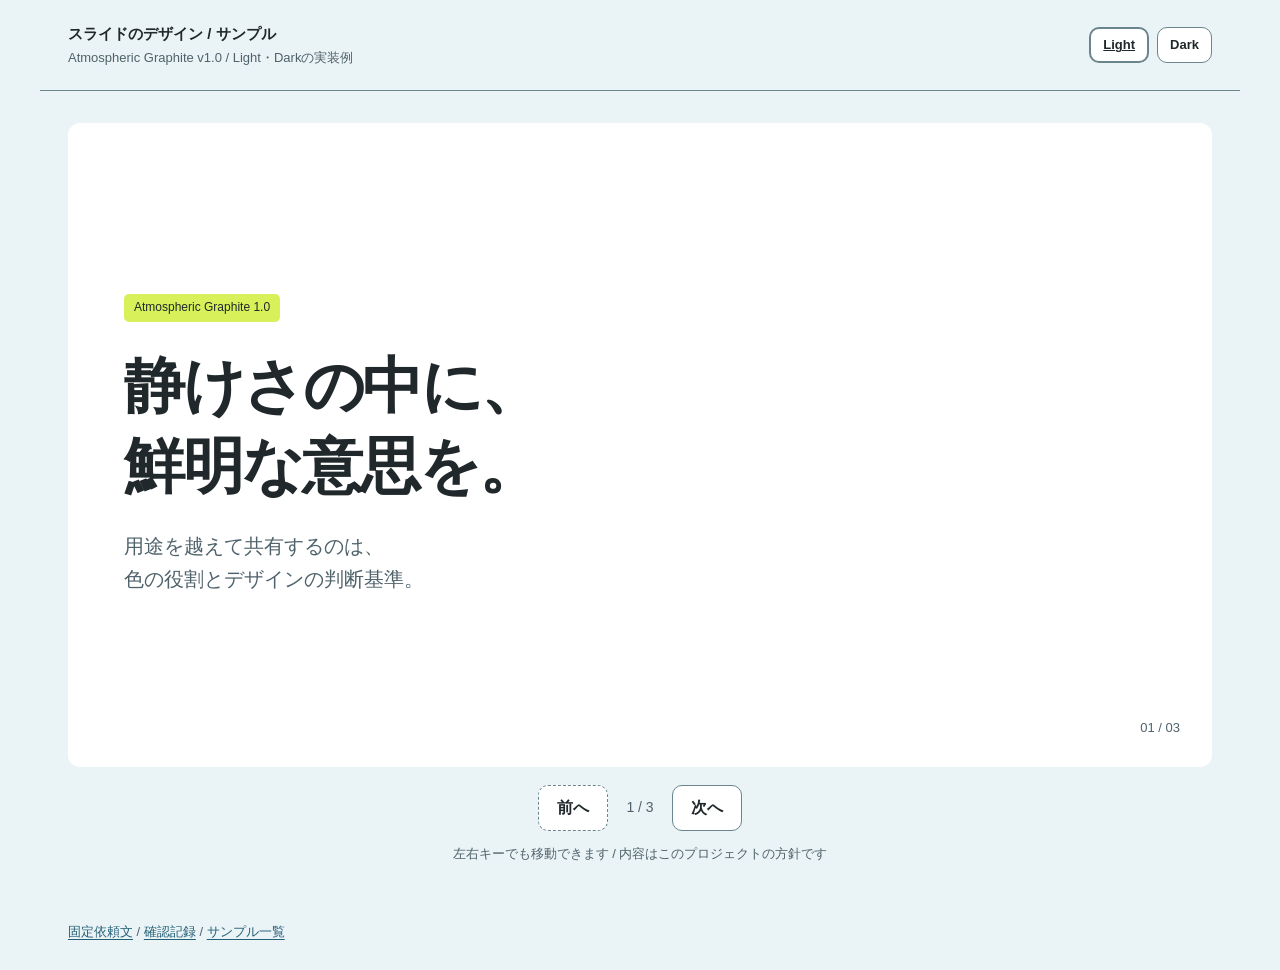
<file: samples/hiro-design-slides/index.html>
<!doctype html>
<html lang="ja" data-theme="light"><head><meta charset="utf-8"><meta name="viewport" content="width=device-width, initial-scale=1"><title>スライドのデザイン / サンプル — Hiroaki Design Skills</title><script>document.documentElement.dataset.theme=new URLSearchParams(location.search).get('theme')==='dark'?'dark':'light';</script><style>
/* Generated from source/foundations/colors.json. State colors remain undecided. */
:root, [data-theme="light"] {
  --color-background: #EAF3F6;
  --color-surface: #FFFFFF;
  --color-surface-raised: #F4F7F6;
  --color-text-primary: #20282B;
  --color-text-secondary: #4F626B;
  --color-action-primary: #235F75;
  --color-on-action-primary: #FFFFFF;
  --color-accent: #D8F15A;
  --color-expression-plum: #624D80;
  --color-expression-sky: #87C6D8;
  --color-outline-strong: #6A858C;
  --color-focus: #714994;
  --color-success: #21614E;
  --color-warning: #7B4F00;
  --color-error: #A82B41;
  --color-on-accent: var(--color-text-primary);
  color-scheme: light;
}
[data-theme="dark"] {
  --color-background: #221C2C;
  --color-surface: #302838;
  --color-surface-raised: #3B3444;
  --color-text-primary: #F6F0EB;
  --color-text-secondary: #CAC0D4;
  --color-action-primary: #B9A1DE;
  --color-on-action-primary: #221C2C;
  --color-accent: #D8F15A;
  --color-expression-plum: #B9A1DE;
  --color-expression-sky: #9ED8E5;
  --color-outline-strong: #9A8BA8;
  --color-focus: #D8F15A;
  --color-success: #95E0BD;
  --color-warning: #F8C77E;
  --color-error: #FF94A5;
  --color-on-accent: var(--color-on-action-primary);
  color-scheme: dark;
}
@media (prefers-color-scheme: dark) {
  :root:not([data-theme]) {
  --color-background: #221C2C;
  --color-surface: #302838;
  --color-surface-raised: #3B3444;
  --color-text-primary: #F6F0EB;
  --color-text-secondary: #CAC0D4;
  --color-action-primary: #B9A1DE;
  --color-on-action-primary: #221C2C;
  --color-accent: #D8F15A;
  --color-expression-plum: #B9A1DE;
  --color-expression-sky: #9ED8E5;
  --color-outline-strong: #9A8BA8;
  --color-focus: #D8F15A;
  --color-success: #95E0BD;
  --color-warning: #F8C77E;
  --color-error: #FF94A5;
  --color-on-accent: var(--color-on-action-primary);
  color-scheme: dark;
  }
}
*{box-sizing:border-box}html{scroll-behavior:auto}body{margin:0;background:var(--color-background);color:var(--color-text-primary);font-family:-apple-system,BlinkMacSystemFont,"Hiragino Sans","Noto Sans CJK JP",sans-serif;line-height:1.65}button,input,select{font:inherit}button,a,input,select{touch-action:manipulation}a{color:var(--color-action-primary);text-underline-offset:.2em}button{cursor:pointer}button:disabled{cursor:default;border-style:dashed}button,input,select{min-height:44px}button,input,select,.button{border:1px solid var(--color-outline-strong);border-radius:10px}button,.button{background:var(--color-surface);color:var(--color-text-primary);padding:9px 18px;font-weight:600;text-decoration:none;display:inline-flex;align-items:center;justify-content:center;gap:8px}input,select{background:var(--color-surface);color:var(--color-text-primary);padding:9px 12px;max-width:100%}input::placeholder{color:var(--color-text-secondary)}input[type=checkbox]{min-height:24px;width:24px;height:24px;accent-color:var(--color-action-primary);flex:none}button.primary,.button.primary{background:var(--color-action-primary);color:var(--color-on-action-primary);border-color:var(--color-action-primary)}:focus-visible{outline:3px solid var(--color-focus);outline-offset:4px}button:hover,a.button:hover{text-decoration:underline}button:active,.button:active{transform:translateY(1px)}h1,h2,h3,p{margin:0}h1{font-size:clamp(26px,3.2vw,42px);line-height:1.35;letter-spacing:-.035em}h2{font-size:24px;line-height:1.5}h3{font-size:18px}p+p{margin-top:12px}small,.muted{color:var(--color-text-secondary)}strong{font-weight:650}.number{font-variant-numeric:tabular-nums}.sample-bar{max-width:1200px;margin:auto;padding:22px 28px;display:flex;align-items:center;justify-content:space-between;gap:16px;border-bottom:1px solid var(--color-outline-strong)}.sample-bar p{font-size:13px;color:var(--color-text-secondary)}.sample-bar strong{display:block;font-size:15px}.theme-controls{display:flex;gap:8px;flex:none}.theme-controls button{font-size:13px;min-height:36px;padding:5px 12px}.theme-controls [aria-pressed=true]{border-width:2px;text-decoration:underline}.sample-main{max-width:1200px;margin:0 auto;padding:32px 28px 40px}.sample-footer{max-width:1200px;margin:0 auto;padding:16px 28px 28px;color:var(--color-text-secondary);font-size:13px}.brand-mark{display:inline-block;width:13px;height:13px;border-radius:3px;background:var(--color-accent);outline:1px solid var(--color-outline-strong);margin-right:8px}.brand-tag{display:inline-flex;align-items:center;gap:8px;font-size:12px;color:var(--color-on-accent);background:var(--color-accent);padding:4px 10px;border-radius:5px}.section-label{color:var(--color-expression-plum);font-size:14px;font-weight:600}.stack{display:grid;gap:16px}.row{display:flex;align-items:center;gap:12px}.between{justify-content:space-between}.page-heading{display:flex;align-items:flex-start;justify-content:space-between;gap:20px;margin-bottom:26px}.page-heading p{margin-top:10px;color:var(--color-text-secondary)}.panel{background:var(--color-surface);border-radius:16px;padding:24px}.subtle-panel{background:var(--color-surface-raised);border-radius:12px;padding:18px}.divider{border:0;border-top:1px solid var(--color-outline-strong);margin:24px 0}.demo-controls{display:flex;align-items:center;gap:12px;margin:0 0 24px;flex-wrap:wrap;font-size:14px}.demo-controls p{color:var(--color-text-secondary)}.notice{border-left:3px solid var(--color-action-primary);padding:12px 16px;background:var(--color-surface-raised)}.state-box{padding:26px 18px;border:1px solid var(--color-outline-strong);border-radius:12px}.state-box p{margin-top:8px;color:var(--color-text-secondary)}.error{color:var(--color-error)}[hidden]{display:none!important}label{display:block;font-weight:600;font-size:14px}label input:not([type=checkbox]),label select{display:block;width:100%;margin-top:7px}.field{display:grid;gap:6px}.progress{height:6px;border-radius:4px;border:1px solid var(--color-outline-strong);background:var(--color-surface-raised);overflow:hidden}.progress>span{display:block;height:100%;background:var(--color-action-primary)}.status{display:inline-flex;gap:7px;align-items:center;color:var(--color-text-secondary);font-size:13px;white-space:nowrap}.status:before{content:"";display:inline-block;width:6px;height:6px;border-radius:50%;background:currentColor}.status[data-status=進行中]{color:var(--color-action-primary)}.status[data-status=確認待ち]{color:var(--color-warning)}dialog{border:1px solid var(--color-outline-strong);border-radius:16px;background:var(--color-surface);color:var(--color-text-primary);padding:28px;max-width:calc(100% - 32px);width:440px}dialog form{display:grid;gap:20px}dialog h2{font-size:22px}dialog::backdrop{background:var(--color-background);opacity:.85}.dialog-actions{display:flex;justify-content:flex-end;gap:12px}.live-message{color:var(--color-text-secondary);font-size:14px;min-height:24px}.phones{display:grid;grid-template-columns:repeat(2,minmax(0,360px));justify-content:center;gap:60px}.phone{background:var(--color-surface);border:2px solid var(--color-outline-strong);border-radius:30px;padding:20px;min-width:0}.phone-top{display:flex;justify-content:space-between;font-size:12px;margin-bottom:25px}.phone h1,.phone h2{font-size:26px;letter-spacing:-.025em}.phone .intro{font-size:13px;color:var(--color-text-secondary);margin-top:7px}.project-list{list-style:none;margin:18px 0 0;padding:0}.project-list li+li{border-top:1px solid var(--color-outline-strong)}.project-choice{border:0;padding:18px 0;width:100%;text-align:left;display:grid;gap:7px;justify-content:stretch;background:transparent;font-size:15px}.project-choice>small{font-size:13px;font-weight:400}.project-choice .row{gap:14px}.project-choice .progress{flex:1}.phone-footer{display:flex;justify-content:space-between;gap:16px;border-top:1px solid var(--color-outline-strong);padding-top:17px;margin-top:22px}.phone-footer a{font-size:14px}.phone .detail-title{font-size:25px;line-height:1.5;margin:14px 0 10px;overflow-wrap:anywhere}.phone .subtle-panel{margin:22px 0}.task-list{list-style:none;margin:14px 0 22px;padding:0;display:grid;gap:12px}.task-list label{display:flex;gap:10px;align-items:flex-start;font-weight:400;font-size:14px}.phone .primary{width:100%}.phone-caption{margin:12px 0 0;color:var(--color-text-secondary);font-size:13px}.workspace{display:grid;grid-template-columns:190px minmax(0,1fr);border:1px solid var(--color-outline-strong);border-radius:18px;overflow:hidden;background:var(--color-surface)}.sidebar{padding:26px 20px;background:var(--color-surface-raised)}.sidebar nav{display:grid;gap:16px;margin-top:30px}.sidebar a{font-size:14px}.sidebar strong{font-size:18px}.workspace-content{padding:28px;min-width:0}.workspace-content h1{font-size:29px}.stats{display:flex;gap:36px;margin:24px 0;padding-bottom:22px;border-bottom:1px solid var(--color-outline-strong)}.stats dt{font-size:12px;color:var(--color-text-secondary)}.stats dd{font-size:29px;font-weight:600;margin:4px 0 0}.filters{display:flex;gap:12px;align-items:flex-end;flex-wrap:wrap}.filters .field{flex:1;min-width:170px}.filters .field:last-of-type{flex:0 1 160px}.table-scroll{overflow:auto;margin-top:18px}.table-scroll table{min-width:660px}table{border-collapse:collapse;width:100%;text-align:left;font-size:14px}th{font-weight:600;color:var(--color-text-secondary);font-size:12px;background:var(--color-surface-raised)}th,td{padding:13px 10px;border-bottom:1px solid var(--color-outline-strong)}td .progress{width:70px}td label{display:flex;gap:10px;align-items:center;font-weight:500;font-size:14px;min-width:220px}td .row{justify-content:flex-end}th.num,td.num{text-align:right;font-variant-numeric:tabular-nums}.table-tools{display:flex;gap:12px;align-items:center;justify-content:space-between;margin-top:18px}.table-tools button{font-size:13px}.site-nav{display:flex;justify-content:space-between;align-items:center;gap:20px}.site-nav a{text-decoration:none}.site-nav .links{display:flex;gap:22px;font-size:14px}.site-hero{display:grid;grid-template-columns:1.1fr 1fr;align-items:center;gap:58px;padding:64px 0 56px}.site-hero h1{font-size:clamp(36px,5vw,64px);line-height:1.27;margin:18px 0 24px}.site-hero p{max-width:29em;color:var(--color-text-secondary)}.site-hero .row{margin-top:26px;flex-wrap:wrap}.palette-board{background:var(--color-surface);border:1px solid var(--color-outline-strong);border-radius:18px;padding:28px;transform:rotate(2deg)}.palette-board h2{font-size:20px}.swatches{display:flex;gap:12px;margin:22px 0}.swatch{width:62px;height:82px;border-radius:8px;border:1px solid var(--color-outline-strong)}.swatch.sky{background:var(--color-expression-sky)}.swatch.plum{background:var(--color-expression-plum)}.swatch.acid{background:var(--color-accent)}.palette-board .mini-row{padding:15px 0;border-top:1px solid var(--color-outline-strong);display:flex;gap:20px;align-items:center}.palette-board .mini-row span{font-size:13px;color:var(--color-text-secondary)}.skill-links{display:grid;grid-template-columns:repeat(3,minmax(0,1fr));gap:16px;margin-top:24px}.skill-link{background:var(--color-surface);padding:22px;border-radius:12px;text-decoration:none;display:block}.skill-link h3{color:var(--color-text-primary)}.skill-link p{font-size:13px;color:var(--color-text-secondary);margin-top:8px}.report{max-width:920px;margin:auto;background:var(--color-surface);padding:42px;border-radius:8px}.report h1{font-size:34px;margin:12px 0}.report .summary{font-size:20px;font-weight:600;line-height:1.6;margin:12px 0}.report-grid{display:grid;grid-template-columns:1fr 1fr;gap:36px;margin:30px 0}.report-grid h2{font-size:18px;margin-bottom:18px}.report small{font-size:12px}.bar-figure{margin:0}.bar-figure svg{display:block;width:100%;height:auto}.bar-figure text{fill:var(--color-text-primary);font-family:inherit;font-size:14px}.bar-figure .axis-label{fill:var(--color-text-secondary);font-size:11px}.bar-figure .bar-track{fill:var(--color-surface-raised);stroke:var(--color-outline-strong)}.bar-figure .bar-main{fill:var(--color-action-primary)}.bar-figure .bar-other{fill:var(--color-expression-plum)}.report-notes{font-size:13px;color:var(--color-text-secondary);border-top:1px solid var(--color-outline-strong);padding-top:22px}.report-notes h2{font-size:16px;color:var(--color-text-primary);margin-bottom:8px}.slide{aspect-ratio:16/9;background:var(--color-surface);border-radius:12px;padding:56px;position:relative;display:flex;flex-direction:column;justify-content:center;overflow:hidden}.slide h1{font-size:clamp(32px,4.8vw,62px);line-height:1.3;max-width:14em;margin:24px 0}.slide h2{font-size:clamp(24px,3.6vw,46px);margin:16px 0 30px}.slide p{max-width:35em;font-size:20px;color:var(--color-text-secondary)}.slide .slide-no{position:absolute;bottom:28px;right:32px;font-size:13px;color:var(--color-text-secondary)}.slide-columns{display:grid;grid-template-columns:repeat(3,1fr);gap:20px}.slide-columns article{border-top:3px solid var(--color-action-primary);padding-top:20px}.slide-columns h3{font-size:23px;margin-bottom:14px}.slide-columns p{font-size:16px}.slide .brand-tag{align-self:flex-start}.slide-next{margin-top:18px;display:flex;align-items:center;justify-content:center;gap:18px}.slide-next p{font-size:14px;color:var(--color-text-secondary)}.review-grid{display:grid;grid-template-columns:1fr 1fr;gap:24px;margin:24px 0}.review-box{padding:26px;background:var(--color-surface);border-radius:14px;border:1px solid var(--color-outline-strong)}.review-box h2{font-size:18px;margin-bottom:20px}.review-box .comparison{min-height:210px;padding:22px;background:var(--color-surface-raised);border-radius:10px}.comparison .mock-button{display:inline-block;padding:8px 18px;background:var(--color-action-primary);color:var(--color-on-action-primary);border-radius:8px;font-size:14px;margin-top:16px}.review-box .comparison h3{font-size:20px}.review-box .comparison p{margin-top:10px;font-size:14px}.finding-list{display:grid;gap:16px;margin:22px 0 0;padding:0;list-style:none}.finding-list li{padding:20px 24px;border-left:3px solid var(--color-action-primary);background:var(--color-surface)}.finding-list p{margin-top:8px;font-size:14px;color:var(--color-text-secondary)}.gallery-grid{display:grid;grid-template-columns:repeat(2,1fr);gap:24px}.gallery-card{background:var(--color-surface);padding:20px;border-radius:14px}.gallery-card img{display:block;width:100%;border-radius:8px;margin-bottom:14px;border:1px solid var(--color-outline-strong)}
@media(max-width:760px){.sample-bar{align-items:flex-start;flex-direction:column;padding:18px 20px}.sample-main{padding:24px 18px}.sample-footer{padding:16px 20px}.phones{grid-template-columns:minmax(0,360px);gap:24px}.workspace{grid-template-columns:minmax(0,1fr)}.sidebar{padding:16px 20px}.sidebar nav{display:flex;gap:22px;margin-top:12px}.workspace-content{padding:22px 16px}.page-heading{flex-direction:column;gap:16px}.stats{gap:26px}.site-hero{grid-template-columns:1fr;gap:36px;padding:36px 0}.site-nav{align-items:flex-start}.site-nav .links{gap:12px;font-size:12px}.skill-links{grid-template-columns:1fr}.report{padding:24px 20px}.report h1{font-size:27px}.report-grid{grid-template-columns:1fr;gap:28px}.report .summary{font-size:18px}.slide{padding:26px;aspect-ratio:auto;min-height:560px}.slide h1{font-size:38px}.slide p{font-size:17px}.slide-columns{grid-template-columns:1fr;gap:18px}.slide-columns h3{font-size:19px;margin-bottom:8px}.slide-columns p{font-size:14px}.slide h2{margin-bottom:18px}.review-grid,.gallery-grid{grid-template-columns:1fr}.review-box{padding:18px}.table-tools{align-items:flex-start;flex-direction:column}}
@media(prefers-reduced-motion:reduce){*,*:before,*:after{scroll-behavior:auto!important;animation:none!important;transition:none!important}}
@media print{.sample-bar,.sample-footer,.demo-controls,.slide-next{display:none}.sample-main{padding:0;max-width:none}.report{max-width:none;border-radius:0;padding:12mm}.report-grid{break-inside:avoid}.slide{display:flex!important;break-after:page;border-radius:0;min-height:0;aspect-ratio:16/9}.slide:last-of-type{break-after:auto}body{-webkit-print-color-adjust:exact;print-color-adjust:exact}}

.skip-link{position:absolute;top:-100px;left:16px;background:var(--color-surface);color:var(--color-action-primary);padding:10px 16px;z-index:10}.skip-link:focus{top:10px}

.phone .detail-title{text-wrap:balance}

.page-heading h1{text-wrap:balance}
@media(max-width:760px){.site-section-heading{align-items:flex-start;flex-direction:column;gap:8px}.phone .detail-title{font-size:23px}}

</style></head><body data-sample="hiro-design-slides"><a class="skip-link" href="#main">本文へ移動</a><header class="sample-bar"><div><strong>スライドのデザイン / サンプル</strong><p>Atmospheric Graphite v1.0 / Light・Darkの実装例</p></div><div class="theme-controls" role="group" aria-label="配色モード"><button data-set-theme="light" aria-pressed="true">Light</button><button data-set-theme="dark" aria-pressed="false">Dark</button></div></header><main id="main" class="sample-main"><section class="slide" data-slide aria-label="1ページ目"><span class="brand-tag">Atmospheric Graphite 1.0</span><h1>静けさの中に、<br>鮮明な意思を。</h1><p>用途を越えて共有するのは、<br>色の役割とデザインの判断基準。</p><span class="slide-no">01 / 03</span></section>
<section class="slide" data-slide hidden aria-label="2ページ目"><p class="section-label">色の役割を分ける</p><h2>伝える意味を、混ぜない。</h2><div class="slide-columns"><article><h3>背景と文字</h3><p>Lightは透明感のある空色。Darkは深いプラム。両方で読みやすさを確認する。</p></article><article><h3>主要な操作</h3><p>深いブルーとラベンダーで、次の操作を明確に示す。</p></article><article><h3>ブランドの印</h3><p>ライムは限られた表現に使う。成功やエラーの意味とは分ける。</p></article></div><span class="slide-no">02 / 03</span></section>
<section class="slide" data-slide hidden aria-label="3ページ目"><p class="section-label">次に進めること</p><h2>用途ごとに作り、実物で確かめる。</h2><div class="slide-columns"><article><h3>画面</h3><p>一覧、入力、主要な状態を確かめる。</p></article><article><h3>資料</h3><p>結論、根拠、図表、出典を読み分ける。</p></article><article><h3>更新</h3><p>スキルを変えたら、サンプルを作り直して確認する。</p></article></div><span class="slide-no">03 / 03</span></section>
<nav class="slide-next" aria-label="スライドの移動"><button id="previous-slide" disabled>前へ</button><p id="slide-position" aria-live="polite">1 / 3</p><button id="next-slide">次へ</button></nav><p class="muted" style="font-size:13px;text-align:center;margin-top:12px">左右キーでも移動できます / 内容はこのプロジェクトの方針です</p>
</main><footer class="sample-footer"><a href="brief.md">固定依頼文</a> / <a href="review.md">確認記録</a> / <a href="../index.html">サンプル一覧</a></footer><script>
"use strict";

const root = document.documentElement;
const themeButtons = [...document.querySelectorAll("[data-set-theme]")];

function setTheme(theme) {
  root.dataset.theme = theme;
  themeButtons.forEach(button => button.setAttribute("aria-pressed", String(button.dataset.setTheme === theme)));
  const url = new URL(location.href);
  url.searchParams.set("theme", theme);
  history.replaceState(null, "", url);
}

themeButtons.forEach(button => button.addEventListener("click", () => setTheme(button.dataset.setTheme)));
setTheme(new URLSearchParams(location.search).get("theme") === "dark" ? "dark" : "light");

const dialog = document.querySelector("dialog");
document.querySelectorAll("[data-open-dialog]").forEach(button => button.addEventListener("click", () => dialog.showModal()));
document.querySelectorAll("[data-close-dialog]").forEach(button => button.addEventListener("click", () => dialog.close()));

const stateSelect = document.querySelector("#demo-state");
if (stateSelect) {
  stateSelect.addEventListener("change", () => {
    document.querySelectorAll("[data-list-state]").forEach(view => { view.hidden = view.dataset.listState !== stateSelect.value; });
    document.querySelector("#app-list-region").setAttribute("aria-busy", String(stateSelect.value === "loading"));
  });
}

const detailTitle = document.querySelector("#detail-title");
if (detailTitle) {
  const projectButtons = [...document.querySelectorAll("[data-project-name]")];
  const taskGroups = new Map(projectButtons.map(button => [button.dataset.projectName, JSON.parse(button.dataset.projectTasks).map(name => ({ name, done: false }))]));
  let currentProject = projectButtons[0].dataset.projectName;
  const taskList = document.querySelector("#task-list");

  function renderTasks() {
    taskList.replaceChildren();
    taskGroups.get(currentProject).forEach(task => {
      const li = document.createElement("li");
      const label = document.createElement("label");
      const checkbox = document.createElement("input");
      checkbox.type = "checkbox";
      checkbox.checked = task.done;
      checkbox.addEventListener("change", () => { task.done = checkbox.checked; });
      label.append(checkbox, document.createTextNode(task.name));
      li.append(label);
      taskList.append(li);
    });
  }

  projectButtons.forEach(button => button.addEventListener("click", () => {
    currentProject = button.dataset.projectName;
    detailTitle.textContent = currentProject;
    document.querySelector("#detail-description").textContent = button.dataset.projectDetail;
    document.querySelector("#detail-progress-value").textContent = button.dataset.projectProgress + "%";
    document.querySelector("#detail-progress-fill").style.width = button.dataset.projectProgress + "%";
    document.querySelector("#detail-meter").setAttribute("aria-valuenow", button.dataset.projectProgress);
    document.querySelector("#app-message").textContent = "";
    renderTasks();
    if (matchMedia("(max-width: 760px)").matches) {
      detailTitle.tabIndex = -1;
      detailTitle.focus();
    }
  }));

  const form = document.querySelector("#task-form");
  const input = form.elements.task;
  form.addEventListener("submit", event => {
    event.preventDefault();
    const name = input.value.trim();
    if (!name) {
      input.setCustomValidity("作業名を入力してください");
      input.reportValidity();
      return;
    }
    taskGroups.get(currentProject).push({ name, done: false });
    renderTasks();
    document.querySelector("#app-message").textContent = "「" + name + "」を追加しました";
    form.reset();
    dialog.close();
  });
  input.addEventListener("input", () => input.setCustomValidity(""));
  renderTasks();
}

const search = document.querySelector("#project-search");
if (search) {
  const filter = document.querySelector("#status-filter");
  const tbody = document.querySelector("#project-rows");
  const selectAll = document.querySelector("#select-all");
  const rows = () => [...tbody.querySelectorAll("tr")];

  function updateSelection() {
    const visible = rows().filter(row => !row.hidden);
    const checked = rows().filter(row => row.querySelector("input").checked).length;
    const visibleChecked = visible.filter(row => row.querySelector("input").checked).length;
    selectAll.checked = visible.length > 0 && visibleChecked === visible.length;
    selectAll.indeterminate = visibleChecked > 0 && visibleChecked < visible.length;
    selectAll.disabled = visible.length === 0;
    document.querySelector("#selection-count").textContent = checked + "件を選択中";
    document.querySelector("#clear-selection").disabled = checked === 0;
  }

  function applyFilter() {
    const query = search.value.trim().toLocaleLowerCase("ja");
    let count = 0;
    rows().forEach(row => {
      row.hidden = !(row.dataset.name.toLocaleLowerCase("ja").includes(query) && (filter.value === "all" || row.dataset.status === filter.value));
      if (!row.hidden) count++;
      else row.querySelector("input").checked = false;
    });
    document.querySelector("#result-count").textContent = count + "件";
    document.querySelector("#no-results").hidden = count !== 0;
    updateSelection();
  }

  search.addEventListener("input", applyFilter);
  filter.addEventListener("change", applyFilter);
  document.querySelector("#clear-filters").addEventListener("click", () => {
    search.value = "";
    filter.value = "all";
    applyFilter();
    search.focus();
  });
  selectAll.addEventListener("change", () => {
    rows().filter(row => !row.hidden).forEach(row => { row.querySelector("input").checked = selectAll.checked; });
    updateSelection();
  });
  tbody.addEventListener("change", updateSelection);
  document.querySelector("#clear-selection").addEventListener("click", () => {
    rows().forEach(row => { row.querySelector("input").checked = false; });
    updateSelection();
  });

  const form = document.querySelector("#project-form");
  const input = form.elements.project;
  form.addEventListener("submit", event => {
    event.preventDefault();
    const name = input.value.trim();
    if (!name) {
      input.setCustomValidity("プロジェクト名を入力してください");
      input.reportValidity();
      return;
    }
    const tr = document.createElement("tr");
    tr.dataset.name = name;
    tr.dataset.status = "未着手";
    const cell = document.createElement("td");
    const label = document.createElement("label");
    const checkbox = document.createElement("input");
    checkbox.type = "checkbox";
    checkbox.setAttribute("aria-label", name + "を選択");
    label.append(checkbox, document.createTextNode(name));
    cell.append(label);
    tr.append(cell);
    ["共通基盤", "未着手", "0%"].forEach((value, index) => {
      const td = document.createElement("td");
      td.textContent = value;
      if (index === 2) td.className = "num";
      tr.append(td);
    });
    tbody.append(tr);
    document.querySelector("#all-project-count").textContent = String(rows().length);
    document.querySelector("#webapp-message").textContent = "「" + name + "」を追加しました。このデモでは再読み込みすると初期データに戻ります。";
    form.reset();
    dialog.close();
    search.value = "";
    filter.value = "all";
    applyFilter();
  });
  input.addEventListener("input", () => input.setCustomValidity(""));
  applyFilter();
}

const slides = [...document.querySelectorAll("[data-slide]")];
if (slides.length) {
  let position = 0;
  const previous = document.querySelector("#previous-slide");
  const next = document.querySelector("#next-slide");
  function showSlide(index) {
    position = Math.max(0, Math.min(slides.length - 1, index));
    slides.forEach((slide, index) => { slide.hidden = index !== position; });
    document.querySelector("#slide-position").textContent = (position + 1) + " / " + slides.length;
    previous.disabled = position === 0;
    next.disabled = position === slides.length - 1;
  }
  previous.addEventListener("click", () => showSlide(position - 1));
  next.addEventListener("click", () => showSlide(position + 1));
  document.addEventListener("keydown", event => {
    if (event.altKey || event.ctrlKey || event.metaKey || /INPUT|TEXTAREA|SELECT/.test(event.target.tagName)) return;
    if (event.key === "ArrowRight") { event.preventDefault(); showSlide(position + 1); }
    if (event.key === "ArrowLeft") { event.preventDefault(); showSlide(position - 1); }
  });
  showSlide(0);
}

</script></body></html>
</file>
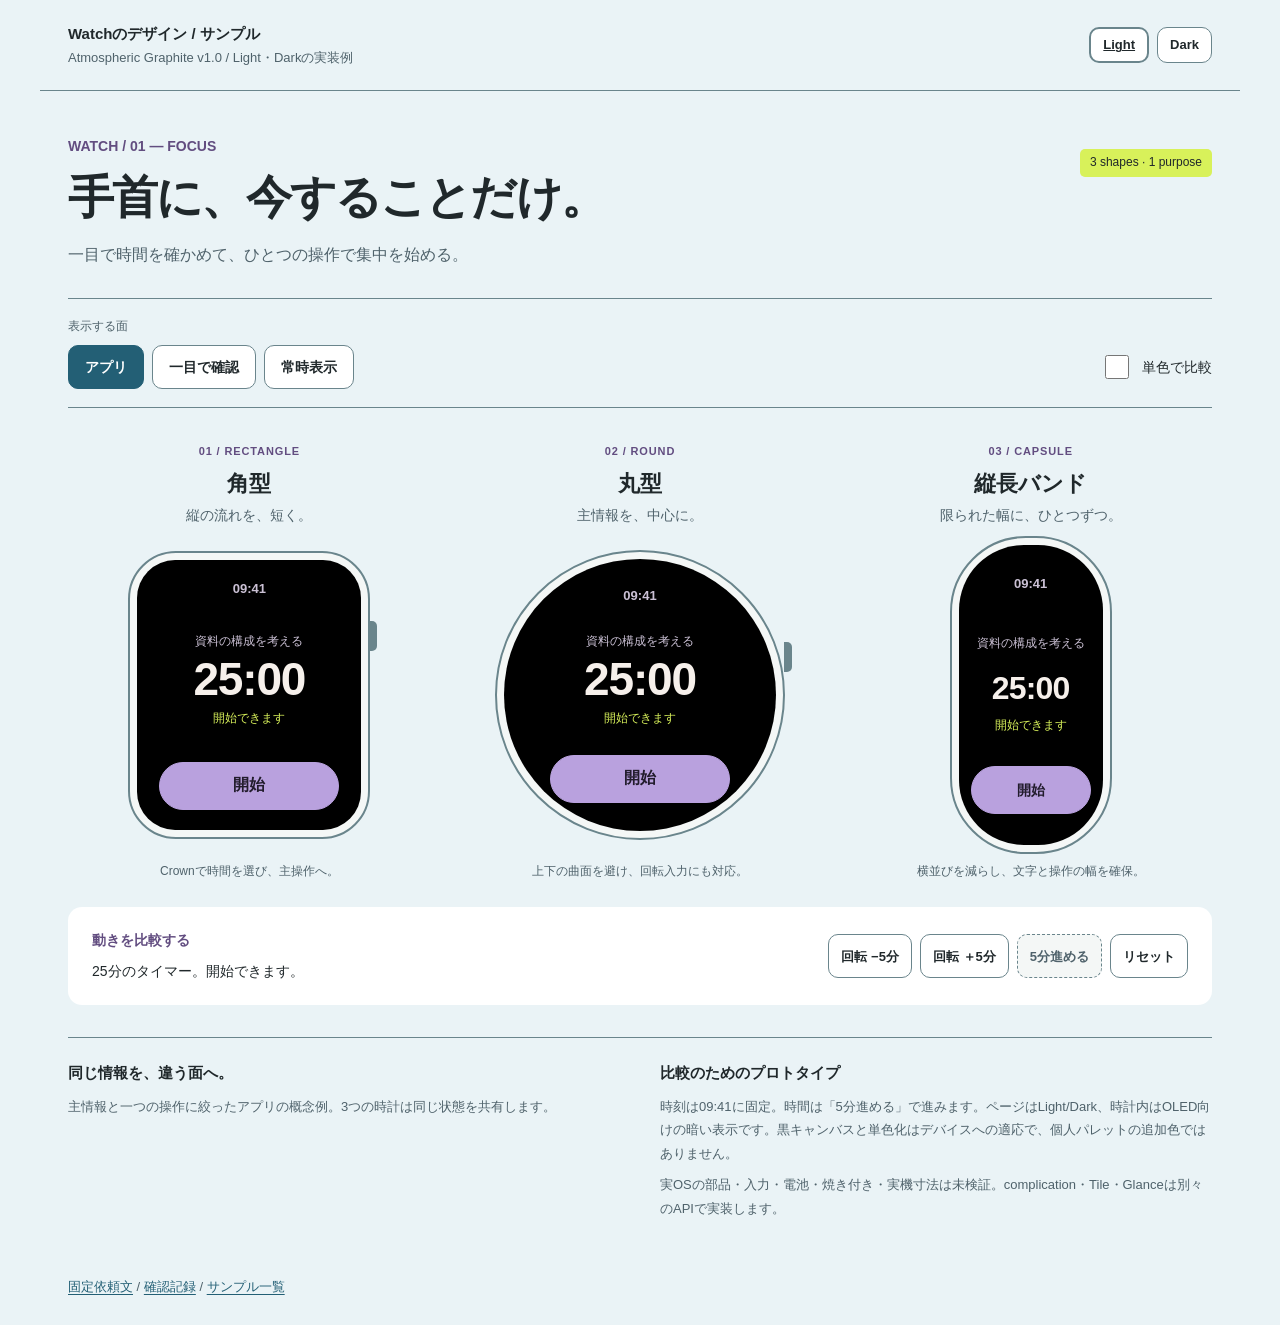
<file: samples/hiro-design-watch/index.html>
<!doctype html>
<html lang="ja" data-theme="light"><head><meta charset="utf-8"><meta name="viewport" content="width=device-width, initial-scale=1"><title>Watchのデザイン / サンプル — Hiroaki Design Skills</title><script>document.documentElement.dataset.theme=new URLSearchParams(location.search).get('theme')==='dark'?'dark':'light';</script><style>
/* Generated from source/foundations/colors.json. State colors remain undecided. */
:root, [data-theme="light"] {
  --color-background: #EAF3F6;
  --color-surface: #FFFFFF;
  --color-surface-raised: #F4F7F6;
  --color-text-primary: #20282B;
  --color-text-secondary: #4F626B;
  --color-action-primary: #235F75;
  --color-on-action-primary: #FFFFFF;
  --color-accent: #D8F15A;
  --color-expression-plum: #624D80;
  --color-expression-sky: #87C6D8;
  --color-outline-strong: #6A858C;
  --color-focus: #714994;
  --color-success: #21614E;
  --color-warning: #7B4F00;
  --color-error: #A82B41;
  --color-on-accent: var(--color-text-primary);
  color-scheme: light;
}
[data-theme="dark"] {
  --color-background: #221C2C;
  --color-surface: #302838;
  --color-surface-raised: #3B3444;
  --color-text-primary: #F6F0EB;
  --color-text-secondary: #CAC0D4;
  --color-action-primary: #B9A1DE;
  --color-on-action-primary: #221C2C;
  --color-accent: #D8F15A;
  --color-expression-plum: #B9A1DE;
  --color-expression-sky: #9ED8E5;
  --color-outline-strong: #9A8BA8;
  --color-focus: #D8F15A;
  --color-success: #95E0BD;
  --color-warning: #F8C77E;
  --color-error: #FF94A5;
  --color-on-accent: var(--color-on-action-primary);
  color-scheme: dark;
}
@media (prefers-color-scheme: dark) {
  :root:not([data-theme]) {
  --color-background: #221C2C;
  --color-surface: #302838;
  --color-surface-raised: #3B3444;
  --color-text-primary: #F6F0EB;
  --color-text-secondary: #CAC0D4;
  --color-action-primary: #B9A1DE;
  --color-on-action-primary: #221C2C;
  --color-accent: #D8F15A;
  --color-expression-plum: #B9A1DE;
  --color-expression-sky: #9ED8E5;
  --color-outline-strong: #9A8BA8;
  --color-focus: #D8F15A;
  --color-success: #95E0BD;
  --color-warning: #F8C77E;
  --color-error: #FF94A5;
  --color-on-accent: var(--color-on-action-primary);
  color-scheme: dark;
  }
}
*{box-sizing:border-box}html{scroll-behavior:auto}body{margin:0;background:var(--color-background);color:var(--color-text-primary);font-family:-apple-system,BlinkMacSystemFont,"Hiragino Sans","Noto Sans CJK JP",sans-serif;line-height:1.65}button,input,select{font:inherit}button,a,input,select{touch-action:manipulation}a{color:var(--color-action-primary);text-underline-offset:.2em}button{cursor:pointer}button:disabled{cursor:default;border-style:dashed}button,input,select{min-height:44px}button,input,select,.button{border:1px solid var(--color-outline-strong);border-radius:10px}button,.button{background:var(--color-surface);color:var(--color-text-primary);padding:9px 18px;font-weight:600;text-decoration:none;display:inline-flex;align-items:center;justify-content:center;gap:8px}input,select{background:var(--color-surface);color:var(--color-text-primary);padding:9px 12px;max-width:100%}input::placeholder{color:var(--color-text-secondary)}input[type=checkbox]{min-height:24px;width:24px;height:24px;accent-color:var(--color-action-primary);flex:none}button.primary,.button.primary{background:var(--color-action-primary);color:var(--color-on-action-primary);border-color:var(--color-action-primary)}:focus-visible{outline:3px solid var(--color-focus);outline-offset:4px}button:hover,a.button:hover{text-decoration:underline}button:active,.button:active{transform:translateY(1px)}h1,h2,h3,p{margin:0}h1{font-size:clamp(26px,3.2vw,42px);line-height:1.35;letter-spacing:-.035em}h2{font-size:24px;line-height:1.5}h3{font-size:18px}p+p{margin-top:12px}small,.muted{color:var(--color-text-secondary)}strong{font-weight:650}.number{font-variant-numeric:tabular-nums}.sample-bar{max-width:1200px;margin:auto;padding:22px 28px;display:flex;align-items:center;justify-content:space-between;gap:16px;border-bottom:1px solid var(--color-outline-strong)}.sample-bar p{font-size:13px;color:var(--color-text-secondary)}.sample-bar strong{display:block;font-size:15px}.theme-controls{display:flex;gap:8px;flex:none}.theme-controls button{font-size:13px;min-height:36px;padding:5px 12px}.theme-controls [aria-pressed=true]{border-width:2px;text-decoration:underline}.sample-main{max-width:1200px;margin:0 auto;padding:32px 28px 40px}.sample-footer{max-width:1200px;margin:0 auto;padding:16px 28px 28px;color:var(--color-text-secondary);font-size:13px}.brand-mark{display:inline-block;width:13px;height:13px;border-radius:3px;background:var(--color-accent);outline:1px solid var(--color-outline-strong);margin-right:8px}.brand-tag{display:inline-flex;align-items:center;gap:8px;font-size:12px;color:var(--color-on-accent);background:var(--color-accent);padding:4px 10px;border-radius:5px}.section-label{color:var(--color-expression-plum);font-size:14px;font-weight:600}.stack{display:grid;gap:16px}.row{display:flex;align-items:center;gap:12px}.between{justify-content:space-between}.page-heading{display:flex;align-items:flex-start;justify-content:space-between;gap:20px;margin-bottom:26px}.page-heading p{margin-top:10px;color:var(--color-text-secondary)}.panel{background:var(--color-surface);border-radius:16px;padding:24px}.subtle-panel{background:var(--color-surface-raised);border-radius:12px;padding:18px}.divider{border:0;border-top:1px solid var(--color-outline-strong);margin:24px 0}.demo-controls{display:flex;align-items:center;gap:12px;margin:0 0 24px;flex-wrap:wrap;font-size:14px}.demo-controls p{color:var(--color-text-secondary)}.notice{border-left:3px solid var(--color-action-primary);padding:12px 16px;background:var(--color-surface-raised)}.state-box{padding:26px 18px;border:1px solid var(--color-outline-strong);border-radius:12px}.state-box p{margin-top:8px;color:var(--color-text-secondary)}.error{color:var(--color-error)}[hidden]{display:none!important}label{display:block;font-weight:600;font-size:14px}label input:not([type=checkbox]),label select{display:block;width:100%;margin-top:7px}.field{display:grid;gap:6px}.progress{height:6px;border-radius:4px;border:1px solid var(--color-outline-strong);background:var(--color-surface-raised);overflow:hidden}.progress>span{display:block;height:100%;background:var(--color-action-primary)}.status{display:inline-flex;gap:7px;align-items:center;color:var(--color-text-secondary);font-size:13px;white-space:nowrap}.status:before{content:"";display:inline-block;width:6px;height:6px;border-radius:50%;background:currentColor}.status[data-status=進行中]{color:var(--color-action-primary)}.status[data-status=確認待ち]{color:var(--color-warning)}dialog{border:1px solid var(--color-outline-strong);border-radius:16px;background:var(--color-surface);color:var(--color-text-primary);padding:28px;max-width:calc(100% - 32px);width:440px}dialog form{display:grid;gap:20px}dialog h2{font-size:22px}dialog::backdrop{background:var(--color-background);opacity:.85}.dialog-actions{display:flex;justify-content:flex-end;gap:12px}.live-message{color:var(--color-text-secondary);font-size:14px;min-height:24px}.phones{display:grid;grid-template-columns:repeat(2,minmax(0,360px));justify-content:center;gap:60px}.phone{background:var(--color-surface);border:2px solid var(--color-outline-strong);border-radius:30px;padding:20px;min-width:0}.phone-top{display:flex;justify-content:space-between;font-size:12px;margin-bottom:25px}.phone h1,.phone h2{font-size:26px;letter-spacing:-.025em}.phone .intro{font-size:13px;color:var(--color-text-secondary);margin-top:7px}.project-list{list-style:none;margin:18px 0 0;padding:0}.project-list li+li{border-top:1px solid var(--color-outline-strong)}.project-choice{border:0;padding:18px 0;width:100%;text-align:left;display:grid;gap:7px;justify-content:stretch;background:transparent;font-size:15px}.project-choice>small{font-size:13px;font-weight:400}.project-choice .row{gap:14px}.project-choice .progress{flex:1}.phone-footer{display:flex;justify-content:space-between;gap:16px;border-top:1px solid var(--color-outline-strong);padding-top:17px;margin-top:22px}.phone-footer a{font-size:14px}.phone .detail-title{font-size:25px;line-height:1.5;margin:14px 0 10px;overflow-wrap:anywhere}.phone .subtle-panel{margin:22px 0}.task-list{list-style:none;margin:14px 0 22px;padding:0;display:grid;gap:12px}.task-list label{display:flex;gap:10px;align-items:flex-start;font-weight:400;font-size:14px}.phone .primary{width:100%}.phone-caption{margin:12px 0 0;color:var(--color-text-secondary);font-size:13px}.workspace{display:grid;grid-template-columns:190px minmax(0,1fr);border:1px solid var(--color-outline-strong);border-radius:18px;overflow:hidden;background:var(--color-surface)}.sidebar{padding:26px 20px;background:var(--color-surface-raised)}.sidebar nav{display:grid;gap:16px;margin-top:30px}.sidebar a{font-size:14px}.sidebar strong{font-size:18px}.workspace-content{padding:28px;min-width:0}.workspace-content h1{font-size:29px}.stats{display:flex;gap:36px;margin:24px 0;padding-bottom:22px;border-bottom:1px solid var(--color-outline-strong)}.stats dt{font-size:12px;color:var(--color-text-secondary)}.stats dd{font-size:29px;font-weight:600;margin:4px 0 0}.filters{display:flex;gap:12px;align-items:flex-end;flex-wrap:wrap}.filters .field{flex:1;min-width:170px}.filters .field:last-of-type{flex:0 1 160px}.table-scroll{overflow:auto;margin-top:18px}.table-scroll table{min-width:660px}table{border-collapse:collapse;width:100%;text-align:left;font-size:14px}th{font-weight:600;color:var(--color-text-secondary);font-size:12px;background:var(--color-surface-raised)}th,td{padding:13px 10px;border-bottom:1px solid var(--color-outline-strong)}td .progress{width:70px}td label{display:flex;gap:10px;align-items:center;font-weight:500;font-size:14px;min-width:220px}td .row{justify-content:flex-end}th.num,td.num{text-align:right;font-variant-numeric:tabular-nums}.table-tools{display:flex;gap:12px;align-items:center;justify-content:space-between;margin-top:18px}.table-tools button{font-size:13px}.site-nav{display:flex;justify-content:space-between;align-items:center;gap:20px}.site-nav a{text-decoration:none}.site-nav .links{display:flex;gap:22px;font-size:14px}.site-hero{display:grid;grid-template-columns:1.1fr 1fr;align-items:center;gap:58px;padding:64px 0 56px}.site-hero h1{font-size:clamp(36px,5vw,64px);line-height:1.27;margin:18px 0 24px}.site-hero p{max-width:29em;color:var(--color-text-secondary)}.site-hero .row{margin-top:26px;flex-wrap:wrap}.palette-board{background:var(--color-surface);border:1px solid var(--color-outline-strong);border-radius:18px;padding:28px;transform:rotate(2deg)}.palette-board h2{font-size:20px}.swatches{display:flex;gap:12px;margin:22px 0}.swatch{width:62px;height:82px;border-radius:8px;border:1px solid var(--color-outline-strong)}.swatch.sky{background:var(--color-expression-sky)}.swatch.plum{background:var(--color-expression-plum)}.swatch.acid{background:var(--color-accent)}.palette-board .mini-row{padding:15px 0;border-top:1px solid var(--color-outline-strong);display:flex;gap:20px;align-items:center}.palette-board .mini-row span{font-size:13px;color:var(--color-text-secondary)}.skill-links{display:grid;grid-template-columns:repeat(3,minmax(0,1fr));gap:16px;margin-top:24px}.skill-link{background:var(--color-surface);padding:22px;border-radius:12px;text-decoration:none;display:block}.skill-link h3{color:var(--color-text-primary)}.skill-link p{font-size:13px;color:var(--color-text-secondary);margin-top:8px}.report{max-width:920px;margin:auto;background:var(--color-surface);padding:42px;border-radius:8px}.report h1{font-size:34px;margin:12px 0}.report .summary{font-size:20px;font-weight:600;line-height:1.6;margin:12px 0}.report-grid{display:grid;grid-template-columns:1fr 1fr;gap:36px;margin:30px 0}.report-grid h2{font-size:18px;margin-bottom:18px}.report small{font-size:12px}.bar-figure{margin:0}.bar-figure svg{display:block;width:100%;height:auto}.bar-figure text{fill:var(--color-text-primary);font-family:inherit;font-size:14px}.bar-figure .axis-label{fill:var(--color-text-secondary);font-size:11px}.bar-figure .bar-track{fill:var(--color-surface-raised);stroke:var(--color-outline-strong)}.bar-figure .bar-main{fill:var(--color-action-primary)}.bar-figure .bar-other{fill:var(--color-expression-plum)}.report-notes{font-size:13px;color:var(--color-text-secondary);border-top:1px solid var(--color-outline-strong);padding-top:22px}.report-notes h2{font-size:16px;color:var(--color-text-primary);margin-bottom:8px}.slide{aspect-ratio:16/9;background:var(--color-surface);border-radius:12px;padding:56px;position:relative;display:flex;flex-direction:column;justify-content:center;overflow:hidden}.slide h1{font-size:clamp(32px,4.8vw,62px);line-height:1.3;max-width:14em;margin:24px 0}.slide h2{font-size:clamp(24px,3.6vw,46px);margin:16px 0 30px}.slide p{max-width:35em;font-size:20px;color:var(--color-text-secondary)}.slide .slide-no{position:absolute;bottom:28px;right:32px;font-size:13px;color:var(--color-text-secondary)}.slide-columns{display:grid;grid-template-columns:repeat(3,1fr);gap:20px}.slide-columns article{border-top:3px solid var(--color-action-primary);padding-top:20px}.slide-columns h3{font-size:23px;margin-bottom:14px}.slide-columns p{font-size:16px}.slide .brand-tag{align-self:flex-start}.slide-next{margin-top:18px;display:flex;align-items:center;justify-content:center;gap:18px}.slide-next p{font-size:14px;color:var(--color-text-secondary)}.review-grid{display:grid;grid-template-columns:1fr 1fr;gap:24px;margin:24px 0}.review-box{padding:26px;background:var(--color-surface);border-radius:14px;border:1px solid var(--color-outline-strong)}.review-box h2{font-size:18px;margin-bottom:20px}.review-box .comparison{min-height:210px;padding:22px;background:var(--color-surface-raised);border-radius:10px}.comparison .mock-button{display:inline-block;padding:8px 18px;background:var(--color-action-primary);color:var(--color-on-action-primary);border-radius:8px;font-size:14px;margin-top:16px}.review-box .comparison h3{font-size:20px}.review-box .comparison p{margin-top:10px;font-size:14px}.finding-list{display:grid;gap:16px;margin:22px 0 0;padding:0;list-style:none}.finding-list li{padding:20px 24px;border-left:3px solid var(--color-action-primary);background:var(--color-surface)}.finding-list p{margin-top:8px;font-size:14px;color:var(--color-text-secondary)}.gallery-grid{display:grid;grid-template-columns:repeat(2,1fr);gap:24px}.gallery-card{background:var(--color-surface);padding:20px;border-radius:14px}.gallery-card img{display:block;width:100%;border-radius:8px;margin-bottom:14px;border:1px solid var(--color-outline-strong)}
@media(max-width:760px){.sample-bar{align-items:flex-start;flex-direction:column;padding:18px 20px}.sample-main{padding:24px 18px}.sample-footer{padding:16px 20px}.phones{grid-template-columns:minmax(0,360px);gap:24px}.workspace{grid-template-columns:minmax(0,1fr)}.sidebar{padding:16px 20px}.sidebar nav{display:flex;gap:22px;margin-top:12px}.workspace-content{padding:22px 16px}.page-heading{flex-direction:column;gap:16px}.stats{gap:26px}.site-hero{grid-template-columns:1fr;gap:36px;padding:36px 0}.site-nav{align-items:flex-start}.site-nav .links{gap:12px;font-size:12px}.skill-links{grid-template-columns:1fr}.report{padding:24px 20px}.report h1{font-size:27px}.report-grid{grid-template-columns:1fr;gap:28px}.report .summary{font-size:18px}.slide{padding:26px;aspect-ratio:auto;min-height:560px}.slide h1{font-size:38px}.slide p{font-size:17px}.slide-columns{grid-template-columns:1fr;gap:18px}.slide-columns h3{font-size:19px;margin-bottom:8px}.slide-columns p{font-size:14px}.slide h2{margin-bottom:18px}.review-grid,.gallery-grid{grid-template-columns:1fr}.review-box{padding:18px}.table-tools{align-items:flex-start;flex-direction:column}}
@media(prefers-reduced-motion:reduce){*,*:before,*:after{scroll-behavior:auto!important;animation:none!important;transition:none!important}}
@media print{.sample-bar,.sample-footer,.demo-controls,.slide-next{display:none}.sample-main{padding:0;max-width:none}.report{max-width:none;border-radius:0;padding:12mm}.report-grid{break-inside:avoid}.slide{display:flex!important;break-after:page;border-radius:0;min-height:0;aspect-ratio:16/9}.slide:last-of-type{break-after:auto}body{-webkit-print-color-adjust:exact;print-color-adjust:exact}}

.skip-link{position:absolute;top:-100px;left:16px;background:var(--color-surface);color:var(--color-action-primary);padding:10px 16px;z-index:10}.skip-link:focus{top:10px}

.phone .detail-title{text-wrap:balance}

.page-heading h1{text-wrap:balance}
@media(max-width:760px){.site-section-heading{align-items:flex-start;flex-direction:column;gap:8px}.phone .detail-title{font-size:23px}}

/* The device canvas/monochrome adapter is scoped to this Watch prototype. */
.watch-intro{display:flex;align-items:flex-start;justify-content:space-between;gap:20px;margin:12px 0 30px}.watch-intro h1{font-size:clamp(30px,3.8vw,46px);letter-spacing:-.04em;line-height:1.3;margin:10px 0 14px;text-wrap:balance}.watch-intro>div>p:last-child{color:var(--color-text-secondary);font-size:16px}.watch-intro>.brand-tag{white-space:nowrap;margin-top:14px}
.watch-demo-controls{display:flex;gap:24px;justify-content:space-between;align-items:flex-end;border-block:1px solid var(--color-outline-strong);padding:18px 0}.watch-view-controls{border:0;padding:0;margin:0;min-width:0}.watch-view-controls legend{font-size:12px;color:var(--color-text-secondary);padding:0;margin-bottom:8px}.watch-view-controls .row{flex-wrap:wrap;gap:8px}.watch-view-controls button{min-height:44px;padding:8px 16px;font-size:14px}.watch-view-controls button[aria-pressed="true"]{background:var(--color-action-primary);color:var(--color-on-action-primary);border-color:var(--color-action-primary)}.watch-mono{display:flex;gap:10px;align-items:center;font-size:14px;font-weight:500;white-space:nowrap;min-height:44px}
.watch-stage{display:grid;grid-template-columns:repeat(3,minmax(0,1fr));gap:28px;padding:34px 0 22px}.watch-example{min-width:0;text-align:center}.watch-example header h2{font-size:22px;margin:7px 0 4px}.watch-example header>p:last-child{font-size:14px;color:var(--color-text-secondary)}.watch-example .section-label{font-size:11px;letter-spacing:.08em}.watch-device-space{height:334px;display:flex;align-items:center;justify-content:center;padding:10px 0;overflow:visible}.watch-case{position:relative;flex:none;padding:7px;border:2px solid var(--color-outline-strong);background:var(--color-surface-raised)}.watch-crown{position:absolute;right:-9px;top:68px;width:8px;height:30px;border-radius:0 5px 5px 0;background:var(--color-outline-strong)}.watch-rectangle{border-radius:48px}.watch-rectangle .watch-screen{width:224px;height:270px;border-radius:38px;padding:20px 22px}.watch-round{border-radius:50%}.watch-round .watch-crown{top:90px}.watch-round .watch-screen{width:272px;height:272px;border-radius:50%;padding:28px 46px}.watch-capsule{border-radius:76px}.watch-capsule .watch-screen{width:144px;height:300px;border-radius:65px;padding:30px 12px}
.watch-screen{--watch-system-canvas:#000000;display:flex;flex-direction:column;align-items:center;justify-content:space-between;gap:10px;background:var(--watch-system-canvas);color:var(--color-text-primary);text-align:center;overflow:hidden;color-scheme:dark;font-variant-numeric:tabular-nums}.watch-screen p{margin:0}.watch-screen .watch-clock{font-size:13px;font-weight:600;color:var(--color-text-secondary);line-height:18px;flex:none}.watch-content{width:100%;min-width:0}.watch-screen .watch-task{font-size:12px;line-height:1.5;color:var(--color-text-secondary);min-height:18px;overflow-wrap:anywhere}.watch-screen .watch-value{font-size:46px;line-height:1.28;font-weight:650;letter-spacing:-.025em;color:var(--color-text-primary);white-space:nowrap}.watch-screen .watch-status{font-size:12px;line-height:1.5;color:var(--color-accent)}.watch-screen .watch-primary{width:100%;min-height:48px;padding:8px 10px;border-radius:24px;background:var(--color-action-primary);color:var(--color-on-action-primary);border:1px solid var(--color-action-primary);font-size:16px;font-weight:650;line-height:1.3;flex:none}.watch-screen .watch-primary:focus-visible{outline:3px solid var(--color-focus);outline-offset:3px}.watch-capsule .watch-task{min-height:36px;display:flex;align-items:center;justify-content:center}.watch-capsule .watch-value{font-size:32px;line-height:1.7}.watch-capsule .watch-primary{font-size:14px;padding:8px 6px}.watch-caption{font-size:12px;color:var(--color-text-secondary);max-width:24em;margin:0 auto}
.watch-stage[data-watch-mode="aod"] .watch-task,.watch-stage[data-watch-mode="aod"] .watch-status{color:var(--color-text-secondary)}.watch-stage[data-watch-mode="aod"] .watch-primary{background:var(--watch-system-canvas);border-color:var(--color-outline-strong);color:var(--color-text-secondary);opacity:1;cursor:default}.watch-stage[data-watch-mode="glance"] .watch-primary{background:var(--watch-system-canvas);border-color:var(--color-outline-strong);color:var(--color-text-primary)}.watch-stage[data-monochrome="true"] .watch-screen{--color-text-primary:#FFFFFF;--color-text-secondary:#FFFFFF;--color-action-primary:#FFFFFF;--color-on-action-primary:#000000;--color-accent:#FFFFFF;--color-outline-strong:#FFFFFF;--color-focus:#FFFFFF}
.watch-simulation{display:flex;align-items:center;justify-content:space-between;gap:24px;padding:22px 24px;margin-top:4px;background:var(--color-surface);border-radius:14px}.watch-simulation>div>p:last-child{font-size:14px;margin-top:8px}.watch-simulation-buttons{display:flex;flex-wrap:wrap;gap:8px;justify-content:flex-end;max-width:390px}.watch-simulation-buttons button{font-size:13px;min-height:44px;padding:8px 12px}.watch-simulation-buttons button:disabled{opacity:1;color:var(--color-text-secondary);background:var(--color-surface-raised);border-style:dashed;cursor:default}.watch-explanation{display:grid;grid-template-columns:1fr 1fr;gap:40px;margin-top:32px;padding-top:24px;border-top:1px solid var(--color-outline-strong)}.watch-explanation h2{font-size:15px;margin-bottom:10px}.watch-explanation p{font-size:13px;line-height:1.8;color:var(--color-text-secondary);margin-top:8px}
@media(max-width:960px){.watch-stage{gap:16px;grid-template-columns:1fr}.watch-device-space{height:334px}.watch-example{padding-bottom:18px}.watch-example+.watch-example{border-top:1px solid var(--color-outline-strong);padding-top:24px}.watch-example .watch-caption{max-width:none}.watch-simulation{flex-direction:column;align-items:flex-start}.watch-simulation-buttons{justify-content:flex-start;max-width:none}.watch-explanation{grid-template-columns:1fr;gap:24px}.watch-intro>.brand-tag{display:none}}
@media(max-width:480px){.watch-demo-controls{align-items:flex-start;flex-direction:column;gap:10px}.watch-view-controls .row{gap:6px}.watch-view-controls button{padding:8px 12px}.watch-stage{padding-top:26px}.watch-simulation{padding:20px}.watch-intro{margin-top:0}.watch-intro h1{max-width:10em}}

</style></head><body data-sample="hiro-design-watch"><a class="skip-link" href="#main">本文へ移動</a><header class="sample-bar"><div><strong>Watchのデザイン / サンプル</strong><p>Atmospheric Graphite v1.0 / Light・Darkの実装例</p></div><div class="theme-controls" role="group" aria-label="配色モード"><button data-set-theme="light" aria-pressed="true">Light</button><button data-set-theme="dark" aria-pressed="false">Dark</button></div></header><main id="main" class="sample-main"><section class="watch-intro" aria-labelledby="watch-title">
  <div><p class="section-label">WATCH / 01 — FOCUS</p><h1 id="watch-title">手首に、今することだけ。</h1><p>一目で時間を確かめて、ひとつの操作で集中を始める。</p></div>
  <span class="brand-tag">3 shapes · 1 purpose</span>
</section>

<div class="watch-demo-controls" aria-label="サンプルの比較操作">
  <fieldset class="watch-view-controls"><legend>表示する面</legend><div class="row">
    <button type="button" data-watch-view="app" aria-pressed="true">アプリ</button>
    <button type="button" data-watch-view="glance" aria-pressed="false">一目で確認</button>
    <button type="button" data-watch-view="aod" aria-pressed="false">常時表示</button>
  </div></fieldset>
  <label class="watch-mono"><input id="watch-monochrome" type="checkbox">単色で比較</label>
</div>

<section id="watch-stage" class="watch-stage" data-watch-mode="app" data-monochrome="false" aria-label="形状ごとの比較">
  <article class="watch-example">
    <header><p class="section-label">01 / RECTANGLE</p><h2>角型</h2><p>縦の流れを、短く。</p></header>
    <div class="watch-device-space"><div class="watch-case watch-rectangle"><span class="watch-crown" aria-hidden="true"></span>
      <section class="watch-screen" data-theme="dark" aria-label="角型の集中タイマー">
        <span class="watch-clock" aria-label="比較用の固定時刻 9時41分">09:41</span>
        <div class="watch-content"><p class="watch-task" data-watch-task>資料の構成を考える</p><p class="watch-value" data-watch-value>25:00</p><p class="watch-status" data-watch-status>開始できます</p></div>
        <button type="button" class="watch-primary" data-watch-primary aria-label="角型のタイマーを開始">開始</button>
      </section>
    </div></div>
    <p class="watch-caption">Crownで時間を選び、主操作へ。</p>
  </article>
  <article class="watch-example">
    <header><p class="section-label">02 / ROUND</p><h2>丸型</h2><p>主情報を、中心に。</p></header>
    <div class="watch-device-space"><div class="watch-case watch-round"><span class="watch-crown" aria-hidden="true"></span>
      <section class="watch-screen" data-theme="dark" aria-label="丸型の集中タイマー">
        <span class="watch-clock" aria-label="比較用の固定時刻 9時41分">09:41</span>
        <div class="watch-content"><p class="watch-task" data-watch-task>資料の構成を考える</p><p class="watch-value" data-watch-value>25:00</p><p class="watch-status" data-watch-status>開始できます</p></div>
        <button type="button" class="watch-primary" data-watch-primary aria-label="丸型のタイマーを開始">開始</button>
      </section>
    </div></div>
    <p class="watch-caption">上下の曲面を避け、回転入力にも対応。</p>
  </article>
  <article class="watch-example">
    <header><p class="section-label">03 / CAPSULE</p><h2>縦長バンド</h2><p>限られた幅に、ひとつずつ。</p></header>
    <div class="watch-device-space"><div class="watch-case watch-capsule">
      <section class="watch-screen" data-theme="dark" aria-label="縦長バンドの集中タイマー">
        <span class="watch-clock" aria-label="比較用の固定時刻 9時41分">09:41</span>
        <div class="watch-content"><p class="watch-task" data-watch-task>資料の構成を考える</p><p class="watch-value" data-watch-value>25:00</p><p class="watch-status" data-watch-status>開始できます</p></div>
        <button type="button" class="watch-primary" data-watch-primary aria-label="縦長バンドのタイマーを開始">開始</button>
      </section>
    </div></div>
    <p class="watch-caption">横並びを減らし、文字と操作の幅を確保。</p>
  </article>
</section>

<div class="watch-simulation">
  <div><p class="section-label">動きを比較する</p><p id="watch-feedback" role="status" aria-live="polite">25分のタイマー。開始できます。</p></div>
  <div class="watch-simulation-buttons">
    <button type="button" id="watch-less">回転 −5分</button><button type="button" id="watch-more">回転 ＋5分</button>
    <button type="button" id="watch-advance">5分進める</button><button type="button" id="watch-reset">リセット</button>
  </div>
</div>

<aside class="watch-explanation" aria-label="このサンプルの確認範囲">
  <div><h2>同じ情報を、違う面へ。</h2><p id="watch-mode-description">主情報と一つの操作に絞ったアプリの概念例。3つの時計は同じ状態を共有します。</p></div>
  <div><h2>比較のためのプロトタイプ</h2><p>時刻は09:41に固定。時間は「5分進める」で進みます。ページはLight/Dark、時計内はOLED向けの暗い表示です。黒キャンバスと単色化はデバイスへの適応で、個人パレットの追加色ではありません。</p><p>実OSの部品・入力・電池・焼き付き・実機寸法は未検証。complication・Tile・Glanceは別々のAPIで実装します。</p></div>
</aside>
</main><footer class="sample-footer"><a href="brief.md">固定依頼文</a> / <a href="review.md">確認記録</a> / <a href="../index.html">サンプル一覧</a></footer><script>
"use strict";

const root = document.documentElement;
const themeButtons = [...document.querySelectorAll("[data-set-theme]")];

function setTheme(theme) {
  root.dataset.theme = theme;
  themeButtons.forEach(button => button.setAttribute("aria-pressed", String(button.dataset.setTheme === theme)));
  const url = new URL(location.href);
  url.searchParams.set("theme", theme);
  history.replaceState(null, "", url);
}

themeButtons.forEach(button => button.addEventListener("click", () => setTheme(button.dataset.setTheme)));
setTheme(new URLSearchParams(location.search).get("theme") === "dark" ? "dark" : "light");

const dialog = document.querySelector("dialog");
document.querySelectorAll("[data-open-dialog]").forEach(button => button.addEventListener("click", () => dialog.showModal()));
document.querySelectorAll("[data-close-dialog]").forEach(button => button.addEventListener("click", () => dialog.close()));

const stateSelect = document.querySelector("#demo-state");
if (stateSelect) {
  stateSelect.addEventListener("change", () => {
    document.querySelectorAll("[data-list-state]").forEach(view => { view.hidden = view.dataset.listState !== stateSelect.value; });
    document.querySelector("#app-list-region").setAttribute("aria-busy", String(stateSelect.value === "loading"));
  });
}

const detailTitle = document.querySelector("#detail-title");
if (detailTitle) {
  const projectButtons = [...document.querySelectorAll("[data-project-name]")];
  const taskGroups = new Map(projectButtons.map(button => [button.dataset.projectName, JSON.parse(button.dataset.projectTasks).map(name => ({ name, done: false }))]));
  let currentProject = projectButtons[0].dataset.projectName;
  const taskList = document.querySelector("#task-list");

  function renderTasks() {
    taskList.replaceChildren();
    taskGroups.get(currentProject).forEach(task => {
      const li = document.createElement("li");
      const label = document.createElement("label");
      const checkbox = document.createElement("input");
      checkbox.type = "checkbox";
      checkbox.checked = task.done;
      checkbox.addEventListener("change", () => { task.done = checkbox.checked; });
      label.append(checkbox, document.createTextNode(task.name));
      li.append(label);
      taskList.append(li);
    });
  }

  projectButtons.forEach(button => button.addEventListener("click", () => {
    currentProject = button.dataset.projectName;
    detailTitle.textContent = currentProject;
    document.querySelector("#detail-description").textContent = button.dataset.projectDetail;
    document.querySelector("#detail-progress-value").textContent = button.dataset.projectProgress + "%";
    document.querySelector("#detail-progress-fill").style.width = button.dataset.projectProgress + "%";
    document.querySelector("#detail-meter").setAttribute("aria-valuenow", button.dataset.projectProgress);
    document.querySelector("#app-message").textContent = "";
    renderTasks();
    if (matchMedia("(max-width: 760px)").matches) {
      detailTitle.tabIndex = -1;
      detailTitle.focus();
    }
  }));

  const form = document.querySelector("#task-form");
  const input = form.elements.task;
  form.addEventListener("submit", event => {
    event.preventDefault();
    const name = input.value.trim();
    if (!name) {
      input.setCustomValidity("作業名を入力してください");
      input.reportValidity();
      return;
    }
    taskGroups.get(currentProject).push({ name, done: false });
    renderTasks();
    document.querySelector("#app-message").textContent = "「" + name + "」を追加しました";
    form.reset();
    dialog.close();
  });
  input.addEventListener("input", () => input.setCustomValidity(""));
  renderTasks();
}

const search = document.querySelector("#project-search");
if (search) {
  const filter = document.querySelector("#status-filter");
  const tbody = document.querySelector("#project-rows");
  const selectAll = document.querySelector("#select-all");
  const rows = () => [...tbody.querySelectorAll("tr")];

  function updateSelection() {
    const visible = rows().filter(row => !row.hidden);
    const checked = rows().filter(row => row.querySelector("input").checked).length;
    const visibleChecked = visible.filter(row => row.querySelector("input").checked).length;
    selectAll.checked = visible.length > 0 && visibleChecked === visible.length;
    selectAll.indeterminate = visibleChecked > 0 && visibleChecked < visible.length;
    selectAll.disabled = visible.length === 0;
    document.querySelector("#selection-count").textContent = checked + "件を選択中";
    document.querySelector("#clear-selection").disabled = checked === 0;
  }

  function applyFilter() {
    const query = search.value.trim().toLocaleLowerCase("ja");
    let count = 0;
    rows().forEach(row => {
      row.hidden = !(row.dataset.name.toLocaleLowerCase("ja").includes(query) && (filter.value === "all" || row.dataset.status === filter.value));
      if (!row.hidden) count++;
      else row.querySelector("input").checked = false;
    });
    document.querySelector("#result-count").textContent = count + "件";
    document.querySelector("#no-results").hidden = count !== 0;
    updateSelection();
  }

  search.addEventListener("input", applyFilter);
  filter.addEventListener("change", applyFilter);
  document.querySelector("#clear-filters").addEventListener("click", () => {
    search.value = "";
    filter.value = "all";
    applyFilter();
    search.focus();
  });
  selectAll.addEventListener("change", () => {
    rows().filter(row => !row.hidden).forEach(row => { row.querySelector("input").checked = selectAll.checked; });
    updateSelection();
  });
  tbody.addEventListener("change", updateSelection);
  document.querySelector("#clear-selection").addEventListener("click", () => {
    rows().forEach(row => { row.querySelector("input").checked = false; });
    updateSelection();
  });

  const form = document.querySelector("#project-form");
  const input = form.elements.project;
  form.addEventListener("submit", event => {
    event.preventDefault();
    const name = input.value.trim();
    if (!name) {
      input.setCustomValidity("プロジェクト名を入力してください");
      input.reportValidity();
      return;
    }
    const tr = document.createElement("tr");
    tr.dataset.name = name;
    tr.dataset.status = "未着手";
    const cell = document.createElement("td");
    const label = document.createElement("label");
    const checkbox = document.createElement("input");
    checkbox.type = "checkbox";
    checkbox.setAttribute("aria-label", name + "を選択");
    label.append(checkbox, document.createTextNode(name));
    cell.append(label);
    tr.append(cell);
    ["共通基盤", "未着手", "0%"].forEach((value, index) => {
      const td = document.createElement("td");
      td.textContent = value;
      if (index === 2) td.className = "num";
      tr.append(td);
    });
    tbody.append(tr);
    document.querySelector("#all-project-count").textContent = String(rows().length);
    document.querySelector("#webapp-message").textContent = "「" + name + "」を追加しました。このデモでは再読み込みすると初期データに戻ります。";
    form.reset();
    dialog.close();
    search.value = "";
    filter.value = "all";
    applyFilter();
  });
  input.addEventListener("input", () => input.setCustomValidity(""));
  applyFilter();
}

const slides = [...document.querySelectorAll("[data-slide]")];
if (slides.length) {
  let position = 0;
  const previous = document.querySelector("#previous-slide");
  const next = document.querySelector("#next-slide");
  function showSlide(index) {
    position = Math.max(0, Math.min(slides.length - 1, index));
    slides.forEach((slide, index) => { slide.hidden = index !== position; });
    document.querySelector("#slide-position").textContent = (position + 1) + " / " + slides.length;
    previous.disabled = position === 0;
    next.disabled = position === slides.length - 1;
  }
  previous.addEventListener("click", () => showSlide(position - 1));
  next.addEventListener("click", () => showSlide(position + 1));
  document.addEventListener("keydown", event => {
    if (event.altKey || event.ctrlKey || event.metaKey || /INPUT|TEXTAREA|SELECT/.test(event.target.tagName)) return;
    if (event.key === "ArrowRight") { event.preventDefault(); showSlide(position + 1); }
    if (event.key === "ArrowLeft") { event.preventDefault(); showSlide(position - 1); }
  });
  showSlide(0);
}

(function () {
  "use strict";

  function initialState() {
    return { duration: 25, remaining: 25, status: "ready", view: "app" };
  }

  function transition(state, action) {
    if (action.type === "view" && ["app", "glance", "aod"].includes(action.view)) return { ...state, view: action.view };
    if (state.view !== "app") return state;
    if (action.type === "adjust" && state.status === "ready" && [-5, 5].includes(action.minutes)) {
      const duration = Math.max(5, Math.min(60, state.duration + action.minutes));
      return { ...state, duration, remaining: duration };
    }
    if (action.type === "primary") {
      if (state.status === "running") return { ...state, status: "paused" };
      if (["ready", "paused"].includes(state.status)) return { ...state, status: "running" };
      if (state.status === "complete") return { ...state, remaining: state.duration, status: "ready" };
    }
    if (action.type === "advance" && state.status === "running") {
      const remaining = Math.max(0, state.remaining - 5);
      return { ...state, remaining, status: remaining === 0 ? "complete" : "running" };
    }
    if (action.type === "reset") return { ...state, remaining: state.duration, status: "ready" };
    return state;
  }

  if (typeof module !== "undefined" && module.exports) module.exports = { initialState, transition };
  if (typeof document === "undefined" || !document.querySelector("#watch-stage")) return;

  let state = initialState();
  const stage = document.querySelector("#watch-stage");
  const primaryButtons = [...stage.querySelectorAll("[data-watch-primary]")];
  const shapes = ["角型", "丸型", "縦長バンド"];
  const labels = { ready: "開始", running: "中断", paused: "再開", complete: "もう一度" };
  const statuses = { ready: "開始できます", running: "集中しています", paused: "中断しています", complete: "おつかれさま" };

  function render() {
    const aod = state.view === "aod";
    const glance = state.view === "glance";
    stage.dataset.watchMode = state.view;
    stage.querySelectorAll("[data-watch-task]").forEach(item => { item.textContent = aod ? "集中タイマー" : "資料の構成を考える"; });
    stage.querySelectorAll("[data-watch-value]").forEach(item => { item.textContent = aod ? "--:--" : String(state.remaining).padStart(2, "0") + ":00"; });
    stage.querySelectorAll("[data-watch-status]").forEach(item => { item.textContent = aod ? "更新を休止中" : statuses[state.status]; });
    primaryButtons.forEach((button, index) => {
      button.textContent = aod ? "操作を休止中" : glance ? "開く" : labels[state.status];
      button.disabled = aod;
      button.setAttribute("aria-label", shapes[index] + "の" + (aod ? "操作を休止中" : glance ? "タイマーを開く" : "タイマーを" + labels[state.status]));
    });
    document.querySelectorAll("[data-watch-view]").forEach(button => { button.setAttribute("aria-pressed", String(button.dataset.watchView === state.view)); });
    document.querySelector("#watch-less").disabled = state.view !== "app" || state.status !== "ready" || state.duration <= 5;
    document.querySelector("#watch-more").disabled = state.view !== "app" || state.status !== "ready" || state.duration >= 60;
    document.querySelector("#watch-advance").disabled = state.view !== "app" || state.status !== "running";
    document.querySelector("#watch-reset").disabled = state.view !== "app";
    document.querySelector("#watch-feedback").textContent = aod
      ? "常時表示の比較中。作業名と秒を隠し、値の更新と操作を休止しています。"
      : state.remaining + "分のタイマー。" + statuses[state.status] + "。";
    document.querySelector("#watch-mode-description").textContent = aod
      ? "通常画面と主情報の位置をそろえ、作業名を隠した低電力表示の概念例。値は更新停止のため --:-- に置換します。実OSの操作可否や更新条件は対象SDKで確認します。"
      : glance
        ? "一つの値から目的のアプリへ移る情報面の概念例です。実際のcomplication・Tile・Glanceは、各OSのfamilyと部品で別々に設計します。"
        : "主情報と一つの操作に絞ったアプリの概念例。3つの時計は同じ状態を共有します。";
  }

  function dispatch(action) { state = transition(state, action); render(); }
  document.querySelectorAll("[data-watch-view]").forEach(button => button.addEventListener("click", () => dispatch({ type: "view", view: button.dataset.watchView })));
  primaryButtons.forEach(button => button.addEventListener("click", () => dispatch({ type: state.view === "glance" ? "view" : "primary", view: "app" })));
  document.querySelector("#watch-less").addEventListener("click", () => dispatch({ type: "adjust", minutes: -5 }));
  document.querySelector("#watch-more").addEventListener("click", () => dispatch({ type: "adjust", minutes: 5 }));
  document.querySelector("#watch-advance").addEventListener("click", () => dispatch({ type: "advance" }));
  document.querySelector("#watch-reset").addEventListener("click", () => dispatch({ type: "reset" }));
  document.querySelector("#watch-monochrome").addEventListener("change", event => { stage.dataset.monochrome = String(event.target.checked); });
  render();
}());

</script></body></html>
</file>
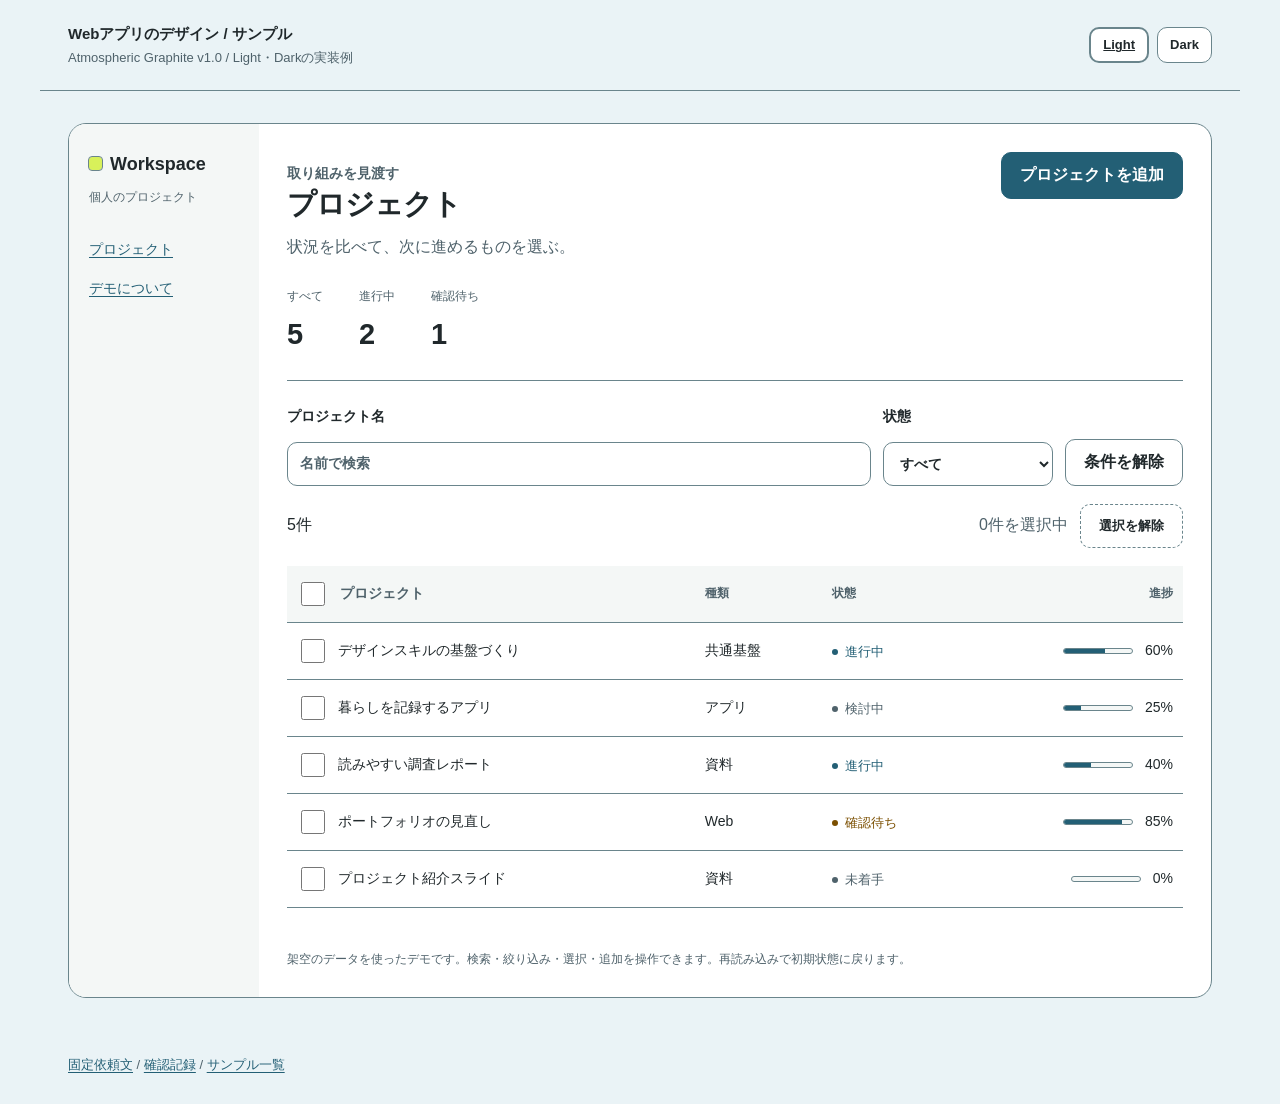
<file: samples/hiro-design-webapp/index.html>
<!doctype html>
<html lang="ja" data-theme="light"><head><meta charset="utf-8"><meta name="viewport" content="width=device-width, initial-scale=1"><title>Webアプリのデザイン / サンプル — Hiroaki Design Skills</title><script>document.documentElement.dataset.theme=new URLSearchParams(location.search).get('theme')==='dark'?'dark':'light';</script><style>
/* Generated from source/foundations/colors.json. State colors remain undecided. */
:root, [data-theme="light"] {
  --color-background: #EAF3F6;
  --color-surface: #FFFFFF;
  --color-surface-raised: #F4F7F6;
  --color-text-primary: #20282B;
  --color-text-secondary: #4F626B;
  --color-action-primary: #235F75;
  --color-on-action-primary: #FFFFFF;
  --color-accent: #D8F15A;
  --color-expression-plum: #624D80;
  --color-expression-sky: #87C6D8;
  --color-outline-strong: #6A858C;
  --color-focus: #714994;
  --color-success: #21614E;
  --color-warning: #7B4F00;
  --color-error: #A82B41;
  --color-on-accent: var(--color-text-primary);
  color-scheme: light;
}
[data-theme="dark"] {
  --color-background: #221C2C;
  --color-surface: #302838;
  --color-surface-raised: #3B3444;
  --color-text-primary: #F6F0EB;
  --color-text-secondary: #CAC0D4;
  --color-action-primary: #B9A1DE;
  --color-on-action-primary: #221C2C;
  --color-accent: #D8F15A;
  --color-expression-plum: #B9A1DE;
  --color-expression-sky: #9ED8E5;
  --color-outline-strong: #9A8BA8;
  --color-focus: #D8F15A;
  --color-success: #95E0BD;
  --color-warning: #F8C77E;
  --color-error: #FF94A5;
  --color-on-accent: var(--color-on-action-primary);
  color-scheme: dark;
}
@media (prefers-color-scheme: dark) {
  :root:not([data-theme]) {
  --color-background: #221C2C;
  --color-surface: #302838;
  --color-surface-raised: #3B3444;
  --color-text-primary: #F6F0EB;
  --color-text-secondary: #CAC0D4;
  --color-action-primary: #B9A1DE;
  --color-on-action-primary: #221C2C;
  --color-accent: #D8F15A;
  --color-expression-plum: #B9A1DE;
  --color-expression-sky: #9ED8E5;
  --color-outline-strong: #9A8BA8;
  --color-focus: #D8F15A;
  --color-success: #95E0BD;
  --color-warning: #F8C77E;
  --color-error: #FF94A5;
  --color-on-accent: var(--color-on-action-primary);
  color-scheme: dark;
  }
}
*{box-sizing:border-box}html{scroll-behavior:auto}body{margin:0;background:var(--color-background);color:var(--color-text-primary);font-family:-apple-system,BlinkMacSystemFont,"Hiragino Sans","Noto Sans CJK JP",sans-serif;line-height:1.65}button,input,select{font:inherit}button,a,input,select{touch-action:manipulation}a{color:var(--color-action-primary);text-underline-offset:.2em}button{cursor:pointer}button:disabled{cursor:default;border-style:dashed}button,input,select{min-height:44px}button,input,select,.button{border:1px solid var(--color-outline-strong);border-radius:10px}button,.button{background:var(--color-surface);color:var(--color-text-primary);padding:9px 18px;font-weight:600;text-decoration:none;display:inline-flex;align-items:center;justify-content:center;gap:8px}input,select{background:var(--color-surface);color:var(--color-text-primary);padding:9px 12px;max-width:100%}input::placeholder{color:var(--color-text-secondary)}input[type=checkbox]{min-height:24px;width:24px;height:24px;accent-color:var(--color-action-primary);flex:none}button.primary,.button.primary{background:var(--color-action-primary);color:var(--color-on-action-primary);border-color:var(--color-action-primary)}:focus-visible{outline:3px solid var(--color-focus);outline-offset:4px}button:hover,a.button:hover{text-decoration:underline}button:active,.button:active{transform:translateY(1px)}h1,h2,h3,p{margin:0}h1{font-size:clamp(26px,3.2vw,42px);line-height:1.35;letter-spacing:-.035em}h2{font-size:24px;line-height:1.5}h3{font-size:18px}p+p{margin-top:12px}small,.muted{color:var(--color-text-secondary)}strong{font-weight:650}.number{font-variant-numeric:tabular-nums}.sample-bar{max-width:1200px;margin:auto;padding:22px 28px;display:flex;align-items:center;justify-content:space-between;gap:16px;border-bottom:1px solid var(--color-outline-strong)}.sample-bar p{font-size:13px;color:var(--color-text-secondary)}.sample-bar strong{display:block;font-size:15px}.theme-controls{display:flex;gap:8px;flex:none}.theme-controls button{font-size:13px;min-height:36px;padding:5px 12px}.theme-controls [aria-pressed=true]{border-width:2px;text-decoration:underline}.sample-main{max-width:1200px;margin:0 auto;padding:32px 28px 40px}.sample-footer{max-width:1200px;margin:0 auto;padding:16px 28px 28px;color:var(--color-text-secondary);font-size:13px}.brand-mark{display:inline-block;width:13px;height:13px;border-radius:3px;background:var(--color-accent);outline:1px solid var(--color-outline-strong);margin-right:8px}.brand-tag{display:inline-flex;align-items:center;gap:8px;font-size:12px;color:var(--color-on-accent);background:var(--color-accent);padding:4px 10px;border-radius:5px}.section-label{color:var(--color-expression-plum);font-size:14px;font-weight:600}.stack{display:grid;gap:16px}.row{display:flex;align-items:center;gap:12px}.between{justify-content:space-between}.page-heading{display:flex;align-items:flex-start;justify-content:space-between;gap:20px;margin-bottom:26px}.page-heading p{margin-top:10px;color:var(--color-text-secondary)}.panel{background:var(--color-surface);border-radius:16px;padding:24px}.subtle-panel{background:var(--color-surface-raised);border-radius:12px;padding:18px}.divider{border:0;border-top:1px solid var(--color-outline-strong);margin:24px 0}.demo-controls{display:flex;align-items:center;gap:12px;margin:0 0 24px;flex-wrap:wrap;font-size:14px}.demo-controls p{color:var(--color-text-secondary)}.notice{border-left:3px solid var(--color-action-primary);padding:12px 16px;background:var(--color-surface-raised)}.state-box{padding:26px 18px;border:1px solid var(--color-outline-strong);border-radius:12px}.state-box p{margin-top:8px;color:var(--color-text-secondary)}.error{color:var(--color-error)}[hidden]{display:none!important}label{display:block;font-weight:600;font-size:14px}label input:not([type=checkbox]),label select{display:block;width:100%;margin-top:7px}.field{display:grid;gap:6px}.progress{height:6px;border-radius:4px;border:1px solid var(--color-outline-strong);background:var(--color-surface-raised);overflow:hidden}.progress>span{display:block;height:100%;background:var(--color-action-primary)}.status{display:inline-flex;gap:7px;align-items:center;color:var(--color-text-secondary);font-size:13px;white-space:nowrap}.status:before{content:"";display:inline-block;width:6px;height:6px;border-radius:50%;background:currentColor}.status[data-status=進行中]{color:var(--color-action-primary)}.status[data-status=確認待ち]{color:var(--color-warning)}dialog{border:1px solid var(--color-outline-strong);border-radius:16px;background:var(--color-surface);color:var(--color-text-primary);padding:28px;max-width:calc(100% - 32px);width:440px}dialog form{display:grid;gap:20px}dialog h2{font-size:22px}dialog::backdrop{background:var(--color-background);opacity:.85}.dialog-actions{display:flex;justify-content:flex-end;gap:12px}.live-message{color:var(--color-text-secondary);font-size:14px;min-height:24px}.phones{display:grid;grid-template-columns:repeat(2,minmax(0,360px));justify-content:center;gap:60px}.phone{background:var(--color-surface);border:2px solid var(--color-outline-strong);border-radius:30px;padding:20px;min-width:0}.phone-top{display:flex;justify-content:space-between;font-size:12px;margin-bottom:25px}.phone h1,.phone h2{font-size:26px;letter-spacing:-.025em}.phone .intro{font-size:13px;color:var(--color-text-secondary);margin-top:7px}.project-list{list-style:none;margin:18px 0 0;padding:0}.project-list li+li{border-top:1px solid var(--color-outline-strong)}.project-choice{border:0;padding:18px 0;width:100%;text-align:left;display:grid;gap:7px;justify-content:stretch;background:transparent;font-size:15px}.project-choice>small{font-size:13px;font-weight:400}.project-choice .row{gap:14px}.project-choice .progress{flex:1}.phone-footer{display:flex;justify-content:space-between;gap:16px;border-top:1px solid var(--color-outline-strong);padding-top:17px;margin-top:22px}.phone-footer a{font-size:14px}.phone .detail-title{font-size:25px;line-height:1.5;margin:14px 0 10px;overflow-wrap:anywhere}.phone .subtle-panel{margin:22px 0}.task-list{list-style:none;margin:14px 0 22px;padding:0;display:grid;gap:12px}.task-list label{display:flex;gap:10px;align-items:flex-start;font-weight:400;font-size:14px}.phone .primary{width:100%}.phone-caption{margin:12px 0 0;color:var(--color-text-secondary);font-size:13px}.workspace{display:grid;grid-template-columns:190px minmax(0,1fr);border:1px solid var(--color-outline-strong);border-radius:18px;overflow:hidden;background:var(--color-surface)}.sidebar{padding:26px 20px;background:var(--color-surface-raised)}.sidebar nav{display:grid;gap:16px;margin-top:30px}.sidebar a{font-size:14px}.sidebar strong{font-size:18px}.workspace-content{padding:28px;min-width:0}.workspace-content h1{font-size:29px}.stats{display:flex;gap:36px;margin:24px 0;padding-bottom:22px;border-bottom:1px solid var(--color-outline-strong)}.stats dt{font-size:12px;color:var(--color-text-secondary)}.stats dd{font-size:29px;font-weight:600;margin:4px 0 0}.filters{display:flex;gap:12px;align-items:flex-end;flex-wrap:wrap}.filters .field{flex:1;min-width:170px}.filters .field:last-of-type{flex:0 1 160px}.table-scroll{overflow:auto;margin-top:18px}.table-scroll table{min-width:660px}table{border-collapse:collapse;width:100%;text-align:left;font-size:14px}th{font-weight:600;color:var(--color-text-secondary);font-size:12px;background:var(--color-surface-raised)}th,td{padding:13px 10px;border-bottom:1px solid var(--color-outline-strong)}td .progress{width:70px}td label{display:flex;gap:10px;align-items:center;font-weight:500;font-size:14px;min-width:220px}td .row{justify-content:flex-end}th.num,td.num{text-align:right;font-variant-numeric:tabular-nums}.table-tools{display:flex;gap:12px;align-items:center;justify-content:space-between;margin-top:18px}.table-tools button{font-size:13px}.site-nav{display:flex;justify-content:space-between;align-items:center;gap:20px}.site-nav a{text-decoration:none}.site-nav .links{display:flex;gap:22px;font-size:14px}.site-hero{display:grid;grid-template-columns:1.1fr 1fr;align-items:center;gap:58px;padding:64px 0 56px}.site-hero h1{font-size:clamp(36px,5vw,64px);line-height:1.27;margin:18px 0 24px}.site-hero p{max-width:29em;color:var(--color-text-secondary)}.site-hero .row{margin-top:26px;flex-wrap:wrap}.palette-board{background:var(--color-surface);border:1px solid var(--color-outline-strong);border-radius:18px;padding:28px;transform:rotate(2deg)}.palette-board h2{font-size:20px}.swatches{display:flex;gap:12px;margin:22px 0}.swatch{width:62px;height:82px;border-radius:8px;border:1px solid var(--color-outline-strong)}.swatch.sky{background:var(--color-expression-sky)}.swatch.plum{background:var(--color-expression-plum)}.swatch.acid{background:var(--color-accent)}.palette-board .mini-row{padding:15px 0;border-top:1px solid var(--color-outline-strong);display:flex;gap:20px;align-items:center}.palette-board .mini-row span{font-size:13px;color:var(--color-text-secondary)}.skill-links{display:grid;grid-template-columns:repeat(3,minmax(0,1fr));gap:16px;margin-top:24px}.skill-link{background:var(--color-surface);padding:22px;border-radius:12px;text-decoration:none;display:block}.skill-link h3{color:var(--color-text-primary)}.skill-link p{font-size:13px;color:var(--color-text-secondary);margin-top:8px}.report{max-width:920px;margin:auto;background:var(--color-surface);padding:42px;border-radius:8px}.report h1{font-size:34px;margin:12px 0}.report .summary{font-size:20px;font-weight:600;line-height:1.6;margin:12px 0}.report-grid{display:grid;grid-template-columns:1fr 1fr;gap:36px;margin:30px 0}.report-grid h2{font-size:18px;margin-bottom:18px}.report small{font-size:12px}.bar-figure{margin:0}.bar-figure svg{display:block;width:100%;height:auto}.bar-figure text{fill:var(--color-text-primary);font-family:inherit;font-size:14px}.bar-figure .axis-label{fill:var(--color-text-secondary);font-size:11px}.bar-figure .bar-track{fill:var(--color-surface-raised);stroke:var(--color-outline-strong)}.bar-figure .bar-main{fill:var(--color-action-primary)}.bar-figure .bar-other{fill:var(--color-expression-plum)}.report-notes{font-size:13px;color:var(--color-text-secondary);border-top:1px solid var(--color-outline-strong);padding-top:22px}.report-notes h2{font-size:16px;color:var(--color-text-primary);margin-bottom:8px}.slide{aspect-ratio:16/9;background:var(--color-surface);border-radius:12px;padding:56px;position:relative;display:flex;flex-direction:column;justify-content:center;overflow:hidden}.slide h1{font-size:clamp(32px,4.8vw,62px);line-height:1.3;max-width:14em;margin:24px 0}.slide h2{font-size:clamp(24px,3.6vw,46px);margin:16px 0 30px}.slide p{max-width:35em;font-size:20px;color:var(--color-text-secondary)}.slide .slide-no{position:absolute;bottom:28px;right:32px;font-size:13px;color:var(--color-text-secondary)}.slide-columns{display:grid;grid-template-columns:repeat(3,1fr);gap:20px}.slide-columns article{border-top:3px solid var(--color-action-primary);padding-top:20px}.slide-columns h3{font-size:23px;margin-bottom:14px}.slide-columns p{font-size:16px}.slide .brand-tag{align-self:flex-start}.slide-next{margin-top:18px;display:flex;align-items:center;justify-content:center;gap:18px}.slide-next p{font-size:14px;color:var(--color-text-secondary)}.review-grid{display:grid;grid-template-columns:1fr 1fr;gap:24px;margin:24px 0}.review-box{padding:26px;background:var(--color-surface);border-radius:14px;border:1px solid var(--color-outline-strong)}.review-box h2{font-size:18px;margin-bottom:20px}.review-box .comparison{min-height:210px;padding:22px;background:var(--color-surface-raised);border-radius:10px}.comparison .mock-button{display:inline-block;padding:8px 18px;background:var(--color-action-primary);color:var(--color-on-action-primary);border-radius:8px;font-size:14px;margin-top:16px}.review-box .comparison h3{font-size:20px}.review-box .comparison p{margin-top:10px;font-size:14px}.finding-list{display:grid;gap:16px;margin:22px 0 0;padding:0;list-style:none}.finding-list li{padding:20px 24px;border-left:3px solid var(--color-action-primary);background:var(--color-surface)}.finding-list p{margin-top:8px;font-size:14px;color:var(--color-text-secondary)}.gallery-grid{display:grid;grid-template-columns:repeat(2,1fr);gap:24px}.gallery-card{background:var(--color-surface);padding:20px;border-radius:14px}.gallery-card img{display:block;width:100%;border-radius:8px;margin-bottom:14px;border:1px solid var(--color-outline-strong)}
@media(max-width:760px){.sample-bar{align-items:flex-start;flex-direction:column;padding:18px 20px}.sample-main{padding:24px 18px}.sample-footer{padding:16px 20px}.phones{grid-template-columns:minmax(0,360px);gap:24px}.workspace{grid-template-columns:minmax(0,1fr)}.sidebar{padding:16px 20px}.sidebar nav{display:flex;gap:22px;margin-top:12px}.workspace-content{padding:22px 16px}.page-heading{flex-direction:column;gap:16px}.stats{gap:26px}.site-hero{grid-template-columns:1fr;gap:36px;padding:36px 0}.site-nav{align-items:flex-start}.site-nav .links{gap:12px;font-size:12px}.skill-links{grid-template-columns:1fr}.report{padding:24px 20px}.report h1{font-size:27px}.report-grid{grid-template-columns:1fr;gap:28px}.report .summary{font-size:18px}.slide{padding:26px;aspect-ratio:auto;min-height:560px}.slide h1{font-size:38px}.slide p{font-size:17px}.slide-columns{grid-template-columns:1fr;gap:18px}.slide-columns h3{font-size:19px;margin-bottom:8px}.slide-columns p{font-size:14px}.slide h2{margin-bottom:18px}.review-grid,.gallery-grid{grid-template-columns:1fr}.review-box{padding:18px}.table-tools{align-items:flex-start;flex-direction:column}}
@media(prefers-reduced-motion:reduce){*,*:before,*:after{scroll-behavior:auto!important;animation:none!important;transition:none!important}}
@media print{.sample-bar,.sample-footer,.demo-controls,.slide-next{display:none}.sample-main{padding:0;max-width:none}.report{max-width:none;border-radius:0;padding:12mm}.report-grid{break-inside:avoid}.slide{display:flex!important;break-after:page;border-radius:0;min-height:0;aspect-ratio:16/9}.slide:last-of-type{break-after:auto}body{-webkit-print-color-adjust:exact;print-color-adjust:exact}}

.skip-link{position:absolute;top:-100px;left:16px;background:var(--color-surface);color:var(--color-action-primary);padding:10px 16px;z-index:10}.skip-link:focus{top:10px}

.phone .detail-title{text-wrap:balance}

.page-heading h1{text-wrap:balance}
@media(max-width:760px){.site-section-heading{align-items:flex-start;flex-direction:column;gap:8px}.phone .detail-title{font-size:23px}}

</style></head><body data-sample="hiro-design-webapp"><a class="skip-link" href="#main">本文へ移動</a><header class="sample-bar"><div><strong>Webアプリのデザイン / サンプル</strong><p>Atmospheric Graphite v1.0 / Light・Darkの実装例</p></div><div class="theme-controls" role="group" aria-label="配色モード"><button data-set-theme="light" aria-pressed="true">Light</button><button data-set-theme="dark" aria-pressed="false">Dark</button></div></header><main id="main" class="sample-main"><div class="workspace"><aside class="sidebar"><strong><span class="brand-mark" aria-hidden="true"></span>Workspace</strong><p class="muted" style="font-size:12px;margin-top:8px">個人のプロジェクト</p><nav aria-label="ワークスペース"><a href="#projects" aria-current="page">プロジェクト</a><a href="#demo-note">デモについて</a></nav></aside>
<section class="workspace-content" id="projects"><div class="page-heading"><div><p class="section-label">取り組みを見渡す</p><h1>プロジェクト</h1><p>状況を比べて、次に進めるものを選ぶ。</p></div><button class="primary" data-open-dialog>プロジェクトを追加</button></div><dl class="stats"><div><dt>すべて</dt><dd class="number" id="all-project-count">5</dd></div><div><dt>進行中</dt><dd class="number">2</dd></div><div><dt>確認待ち</dt><dd class="number">1</dd></div></dl>
<div class="filters"><label class="field">プロジェクト名<input id="project-search" type="search" placeholder="名前で検索" autocomplete="off"></label><label class="field">状態<select id="status-filter"><option value="all">すべて</option><option>進行中</option><option>検討中</option><option>確認待ち</option><option>未着手</option></select></label><button id="clear-filters">条件を解除</button></div>
<div class="table-tools"><span id="result-count" aria-live="polite">5件</span><div class="row"><span id="selection-count" class="muted" aria-live="polite">0件を選択中</span><button id="clear-selection" disabled>選択を解除</button></div></div>
<div class="table-scroll" role="region" aria-label="プロジェクトの一覧。狭い画面では横にスクロールできます" tabindex="0"><table><thead><tr><th><label class="row"><input type="checkbox" id="select-all" aria-label="表示中のすべてを選択">プロジェクト</label></th><th>種類</th><th>状態</th><th class="num">進捗</th></tr></thead><tbody id="project-rows"><tr data-name="デザインスキルの基盤づくり" data-status="進行中"><td><label><input type="checkbox" aria-label="デザインスキルの基盤づくりを選択">デザインスキルの基盤づくり</label></td><td>共通基盤</td><td><span class="status" data-status="進行中">進行中</span></td><td class="num"><span class="row"><span class="progress" aria-hidden="true"><span style="width:60%"></span></span><span>60%</span></span></td></tr>
<tr data-name="暮らしを記録するアプリ" data-status="検討中"><td><label><input type="checkbox" aria-label="暮らしを記録するアプリを選択">暮らしを記録するアプリ</label></td><td>アプリ</td><td><span class="status" data-status="検討中">検討中</span></td><td class="num"><span class="row"><span class="progress" aria-hidden="true"><span style="width:25%"></span></span><span>25%</span></span></td></tr>
<tr data-name="読みやすい調査レポート" data-status="進行中"><td><label><input type="checkbox" aria-label="読みやすい調査レポートを選択">読みやすい調査レポート</label></td><td>資料</td><td><span class="status" data-status="進行中">進行中</span></td><td class="num"><span class="row"><span class="progress" aria-hidden="true"><span style="width:40%"></span></span><span>40%</span></span></td></tr>
<tr data-name="ポートフォリオの見直し" data-status="確認待ち"><td><label><input type="checkbox" aria-label="ポートフォリオの見直しを選択">ポートフォリオの見直し</label></td><td>Web</td><td><span class="status" data-status="確認待ち">確認待ち</span></td><td class="num"><span class="row"><span class="progress" aria-hidden="true"><span style="width:85%"></span></span><span>85%</span></span></td></tr>
<tr data-name="プロジェクト紹介スライド" data-status="未着手"><td><label><input type="checkbox" aria-label="プロジェクト紹介スライドを選択">プロジェクト紹介スライド</label></td><td>資料</td><td><span class="status" data-status="未着手">未着手</span></td><td class="num"><span class="row"><span class="progress" aria-hidden="true"><span style="width:0%"></span></span><span>0%</span></span></td></tr></tbody></table></div>
<div id="no-results" class="state-box" hidden><h2>条件に合うプロジェクトがありません</h2><p>検索語を変えるか、「条件を解除」を選んでください。</p></div><p class="live-message" id="webapp-message" aria-live="polite"></p><p id="demo-note" class="muted" style="font-size:12px;margin-top:18px">架空のデータを使ったデモです。検索・絞り込み・選択・追加を操作できます。再読み込みで初期状態に戻ります。</p></section></div>
<dialog aria-labelledby="project-dialog-title"><form id="project-form"><h2 id="project-dialog-title">プロジェクトを追加</h2><label>プロジェクト名<input name="project" required maxlength="80" autocomplete="off"></label><div class="dialog-actions"><button type="button" data-close-dialog>キャンセル</button><button class="primary" type="submit">追加する</button></div></form></dialog>
</main><footer class="sample-footer"><a href="brief.md">固定依頼文</a> / <a href="review.md">確認記録</a> / <a href="../index.html">サンプル一覧</a></footer><script>
"use strict";

const root = document.documentElement;
const themeButtons = [...document.querySelectorAll("[data-set-theme]")];

function setTheme(theme) {
  root.dataset.theme = theme;
  themeButtons.forEach(button => button.setAttribute("aria-pressed", String(button.dataset.setTheme === theme)));
  const url = new URL(location.href);
  url.searchParams.set("theme", theme);
  history.replaceState(null, "", url);
}

themeButtons.forEach(button => button.addEventListener("click", () => setTheme(button.dataset.setTheme)));
setTheme(new URLSearchParams(location.search).get("theme") === "dark" ? "dark" : "light");

const dialog = document.querySelector("dialog");
document.querySelectorAll("[data-open-dialog]").forEach(button => button.addEventListener("click", () => dialog.showModal()));
document.querySelectorAll("[data-close-dialog]").forEach(button => button.addEventListener("click", () => dialog.close()));

const stateSelect = document.querySelector("#demo-state");
if (stateSelect) {
  stateSelect.addEventListener("change", () => {
    document.querySelectorAll("[data-list-state]").forEach(view => { view.hidden = view.dataset.listState !== stateSelect.value; });
    document.querySelector("#app-list-region").setAttribute("aria-busy", String(stateSelect.value === "loading"));
  });
}

const detailTitle = document.querySelector("#detail-title");
if (detailTitle) {
  const projectButtons = [...document.querySelectorAll("[data-project-name]")];
  const taskGroups = new Map(projectButtons.map(button => [button.dataset.projectName, JSON.parse(button.dataset.projectTasks).map(name => ({ name, done: false }))]));
  let currentProject = projectButtons[0].dataset.projectName;
  const taskList = document.querySelector("#task-list");

  function renderTasks() {
    taskList.replaceChildren();
    taskGroups.get(currentProject).forEach(task => {
      const li = document.createElement("li");
      const label = document.createElement("label");
      const checkbox = document.createElement("input");
      checkbox.type = "checkbox";
      checkbox.checked = task.done;
      checkbox.addEventListener("change", () => { task.done = checkbox.checked; });
      label.append(checkbox, document.createTextNode(task.name));
      li.append(label);
      taskList.append(li);
    });
  }

  projectButtons.forEach(button => button.addEventListener("click", () => {
    currentProject = button.dataset.projectName;
    detailTitle.textContent = currentProject;
    document.querySelector("#detail-description").textContent = button.dataset.projectDetail;
    document.querySelector("#detail-progress-value").textContent = button.dataset.projectProgress + "%";
    document.querySelector("#detail-progress-fill").style.width = button.dataset.projectProgress + "%";
    document.querySelector("#detail-meter").setAttribute("aria-valuenow", button.dataset.projectProgress);
    document.querySelector("#app-message").textContent = "";
    renderTasks();
    if (matchMedia("(max-width: 760px)").matches) {
      detailTitle.tabIndex = -1;
      detailTitle.focus();
    }
  }));

  const form = document.querySelector("#task-form");
  const input = form.elements.task;
  form.addEventListener("submit", event => {
    event.preventDefault();
    const name = input.value.trim();
    if (!name) {
      input.setCustomValidity("作業名を入力してください");
      input.reportValidity();
      return;
    }
    taskGroups.get(currentProject).push({ name, done: false });
    renderTasks();
    document.querySelector("#app-message").textContent = "「" + name + "」を追加しました";
    form.reset();
    dialog.close();
  });
  input.addEventListener("input", () => input.setCustomValidity(""));
  renderTasks();
}

const search = document.querySelector("#project-search");
if (search) {
  const filter = document.querySelector("#status-filter");
  const tbody = document.querySelector("#project-rows");
  const selectAll = document.querySelector("#select-all");
  const rows = () => [...tbody.querySelectorAll("tr")];

  function updateSelection() {
    const visible = rows().filter(row => !row.hidden);
    const checked = rows().filter(row => row.querySelector("input").checked).length;
    const visibleChecked = visible.filter(row => row.querySelector("input").checked).length;
    selectAll.checked = visible.length > 0 && visibleChecked === visible.length;
    selectAll.indeterminate = visibleChecked > 0 && visibleChecked < visible.length;
    selectAll.disabled = visible.length === 0;
    document.querySelector("#selection-count").textContent = checked + "件を選択中";
    document.querySelector("#clear-selection").disabled = checked === 0;
  }

  function applyFilter() {
    const query = search.value.trim().toLocaleLowerCase("ja");
    let count = 0;
    rows().forEach(row => {
      row.hidden = !(row.dataset.name.toLocaleLowerCase("ja").includes(query) && (filter.value === "all" || row.dataset.status === filter.value));
      if (!row.hidden) count++;
      else row.querySelector("input").checked = false;
    });
    document.querySelector("#result-count").textContent = count + "件";
    document.querySelector("#no-results").hidden = count !== 0;
    updateSelection();
  }

  search.addEventListener("input", applyFilter);
  filter.addEventListener("change", applyFilter);
  document.querySelector("#clear-filters").addEventListener("click", () => {
    search.value = "";
    filter.value = "all";
    applyFilter();
    search.focus();
  });
  selectAll.addEventListener("change", () => {
    rows().filter(row => !row.hidden).forEach(row => { row.querySelector("input").checked = selectAll.checked; });
    updateSelection();
  });
  tbody.addEventListener("change", updateSelection);
  document.querySelector("#clear-selection").addEventListener("click", () => {
    rows().forEach(row => { row.querySelector("input").checked = false; });
    updateSelection();
  });

  const form = document.querySelector("#project-form");
  const input = form.elements.project;
  form.addEventListener("submit", event => {
    event.preventDefault();
    const name = input.value.trim();
    if (!name) {
      input.setCustomValidity("プロジェクト名を入力してください");
      input.reportValidity();
      return;
    }
    const tr = document.createElement("tr");
    tr.dataset.name = name;
    tr.dataset.status = "未着手";
    const cell = document.createElement("td");
    const label = document.createElement("label");
    const checkbox = document.createElement("input");
    checkbox.type = "checkbox";
    checkbox.setAttribute("aria-label", name + "を選択");
    label.append(checkbox, document.createTextNode(name));
    cell.append(label);
    tr.append(cell);
    ["共通基盤", "未着手", "0%"].forEach((value, index) => {
      const td = document.createElement("td");
      td.textContent = value;
      if (index === 2) td.className = "num";
      tr.append(td);
    });
    tbody.append(tr);
    document.querySelector("#all-project-count").textContent = String(rows().length);
    document.querySelector("#webapp-message").textContent = "「" + name + "」を追加しました。このデモでは再読み込みすると初期データに戻ります。";
    form.reset();
    dialog.close();
    search.value = "";
    filter.value = "all";
    applyFilter();
  });
  input.addEventListener("input", () => input.setCustomValidity(""));
  applyFilter();
}

const slides = [...document.querySelectorAll("[data-slide]")];
if (slides.length) {
  let position = 0;
  const previous = document.querySelector("#previous-slide");
  const next = document.querySelector("#next-slide");
  function showSlide(index) {
    position = Math.max(0, Math.min(slides.length - 1, index));
    slides.forEach((slide, index) => { slide.hidden = index !== position; });
    document.querySelector("#slide-position").textContent = (position + 1) + " / " + slides.length;
    previous.disabled = position === 0;
    next.disabled = position === slides.length - 1;
  }
  previous.addEventListener("click", () => showSlide(position - 1));
  next.addEventListener("click", () => showSlide(position + 1));
  document.addEventListener("keydown", event => {
    if (event.altKey || event.ctrlKey || event.metaKey || /INPUT|TEXTAREA|SELECT/.test(event.target.tagName)) return;
    if (event.key === "ArrowRight") { event.preventDefault(); showSlide(position + 1); }
    if (event.key === "ArrowLeft") { event.preventDefault(); showSlide(position - 1); }
  });
  showSlide(0);
}

</script></body></html>
</file>
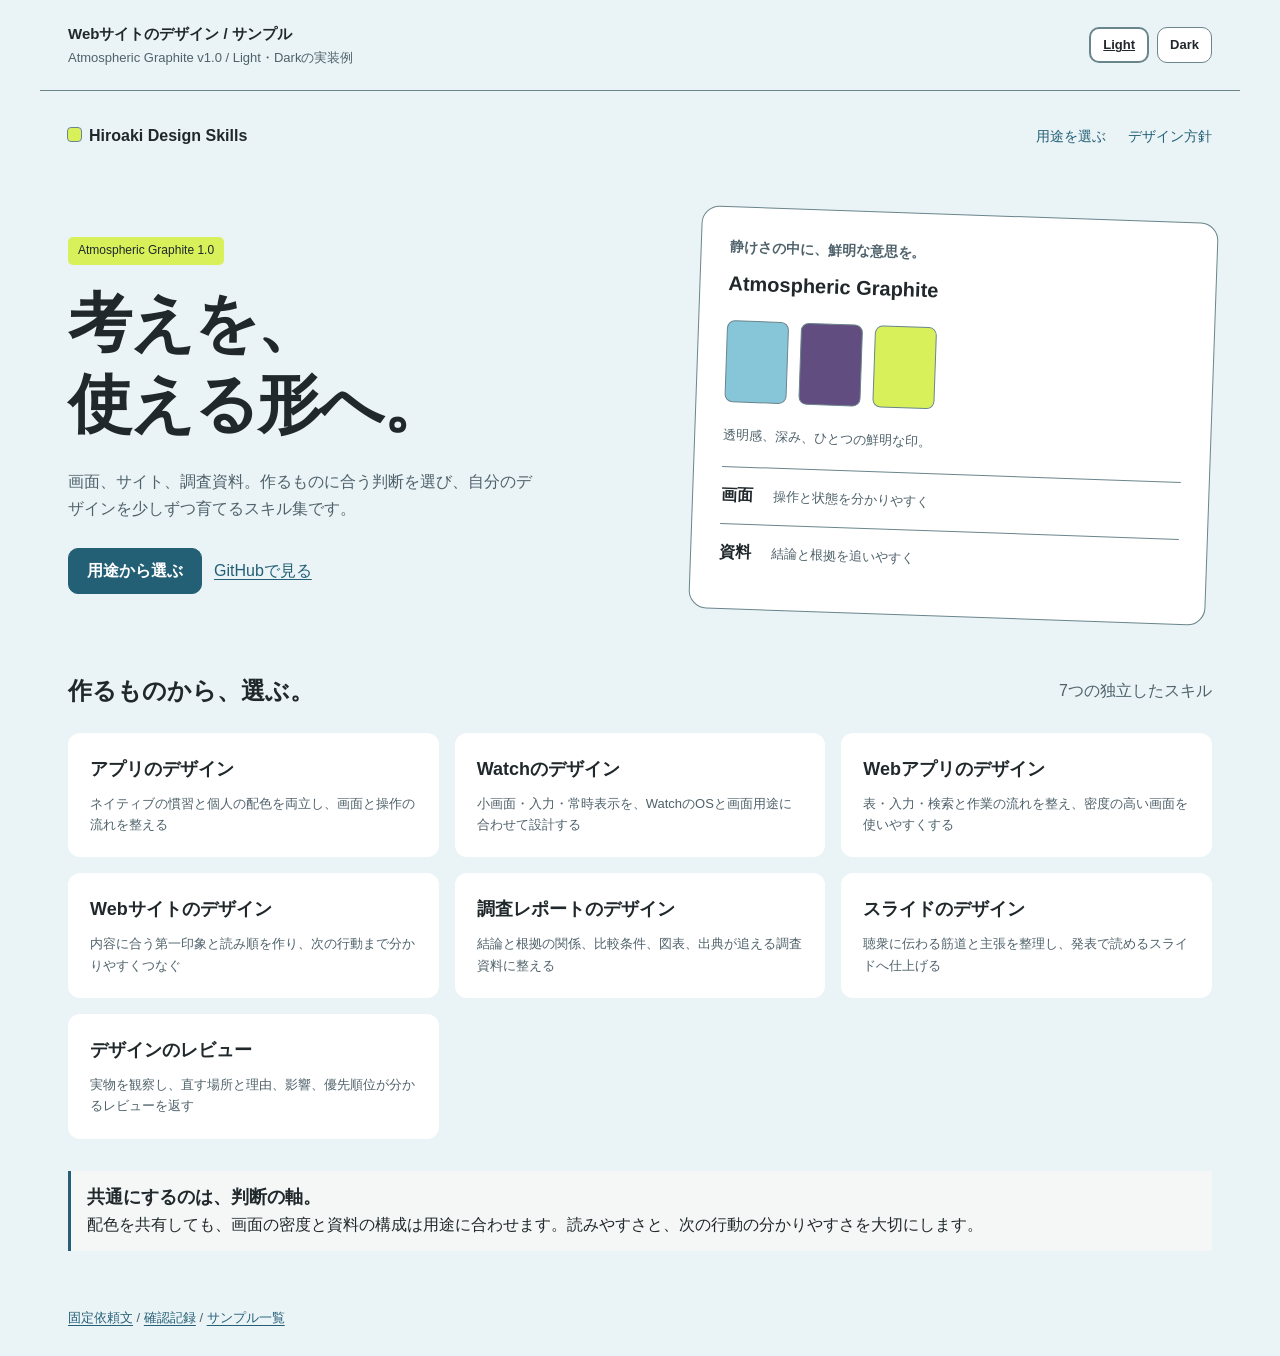
<file: samples/hiro-design-website/index.html>
<!doctype html>
<html lang="ja" data-theme="light"><head><meta charset="utf-8"><meta name="viewport" content="width=device-width, initial-scale=1"><title>Webサイトのデザイン / サンプル — Hiroaki Design Skills</title><script>document.documentElement.dataset.theme=new URLSearchParams(location.search).get('theme')==='dark'?'dark':'light';</script><style>
/* Generated from source/foundations/colors.json. State colors remain undecided. */
:root, [data-theme="light"] {
  --color-background: #EAF3F6;
  --color-surface: #FFFFFF;
  --color-surface-raised: #F4F7F6;
  --color-text-primary: #20282B;
  --color-text-secondary: #4F626B;
  --color-action-primary: #235F75;
  --color-on-action-primary: #FFFFFF;
  --color-accent: #D8F15A;
  --color-expression-plum: #624D80;
  --color-expression-sky: #87C6D8;
  --color-outline-strong: #6A858C;
  --color-focus: #714994;
  --color-success: #21614E;
  --color-warning: #7B4F00;
  --color-error: #A82B41;
  --color-on-accent: var(--color-text-primary);
  color-scheme: light;
}
[data-theme="dark"] {
  --color-background: #221C2C;
  --color-surface: #302838;
  --color-surface-raised: #3B3444;
  --color-text-primary: #F6F0EB;
  --color-text-secondary: #CAC0D4;
  --color-action-primary: #B9A1DE;
  --color-on-action-primary: #221C2C;
  --color-accent: #D8F15A;
  --color-expression-plum: #B9A1DE;
  --color-expression-sky: #9ED8E5;
  --color-outline-strong: #9A8BA8;
  --color-focus: #D8F15A;
  --color-success: #95E0BD;
  --color-warning: #F8C77E;
  --color-error: #FF94A5;
  --color-on-accent: var(--color-on-action-primary);
  color-scheme: dark;
}
@media (prefers-color-scheme: dark) {
  :root:not([data-theme]) {
  --color-background: #221C2C;
  --color-surface: #302838;
  --color-surface-raised: #3B3444;
  --color-text-primary: #F6F0EB;
  --color-text-secondary: #CAC0D4;
  --color-action-primary: #B9A1DE;
  --color-on-action-primary: #221C2C;
  --color-accent: #D8F15A;
  --color-expression-plum: #B9A1DE;
  --color-expression-sky: #9ED8E5;
  --color-outline-strong: #9A8BA8;
  --color-focus: #D8F15A;
  --color-success: #95E0BD;
  --color-warning: #F8C77E;
  --color-error: #FF94A5;
  --color-on-accent: var(--color-on-action-primary);
  color-scheme: dark;
  }
}
*{box-sizing:border-box}html{scroll-behavior:auto}body{margin:0;background:var(--color-background);color:var(--color-text-primary);font-family:-apple-system,BlinkMacSystemFont,"Hiragino Sans","Noto Sans CJK JP",sans-serif;line-height:1.65}button,input,select{font:inherit}button,a,input,select{touch-action:manipulation}a{color:var(--color-action-primary);text-underline-offset:.2em}button{cursor:pointer}button:disabled{cursor:default;border-style:dashed}button,input,select{min-height:44px}button,input,select,.button{border:1px solid var(--color-outline-strong);border-radius:10px}button,.button{background:var(--color-surface);color:var(--color-text-primary);padding:9px 18px;font-weight:600;text-decoration:none;display:inline-flex;align-items:center;justify-content:center;gap:8px}input,select{background:var(--color-surface);color:var(--color-text-primary);padding:9px 12px;max-width:100%}input::placeholder{color:var(--color-text-secondary)}input[type=checkbox]{min-height:24px;width:24px;height:24px;accent-color:var(--color-action-primary);flex:none}button.primary,.button.primary{background:var(--color-action-primary);color:var(--color-on-action-primary);border-color:var(--color-action-primary)}:focus-visible{outline:3px solid var(--color-focus);outline-offset:4px}button:hover,a.button:hover{text-decoration:underline}button:active,.button:active{transform:translateY(1px)}h1,h2,h3,p{margin:0}h1{font-size:clamp(26px,3.2vw,42px);line-height:1.35;letter-spacing:-.035em}h2{font-size:24px;line-height:1.5}h3{font-size:18px}p+p{margin-top:12px}small,.muted{color:var(--color-text-secondary)}strong{font-weight:650}.number{font-variant-numeric:tabular-nums}.sample-bar{max-width:1200px;margin:auto;padding:22px 28px;display:flex;align-items:center;justify-content:space-between;gap:16px;border-bottom:1px solid var(--color-outline-strong)}.sample-bar p{font-size:13px;color:var(--color-text-secondary)}.sample-bar strong{display:block;font-size:15px}.theme-controls{display:flex;gap:8px;flex:none}.theme-controls button{font-size:13px;min-height:36px;padding:5px 12px}.theme-controls [aria-pressed=true]{border-width:2px;text-decoration:underline}.sample-main{max-width:1200px;margin:0 auto;padding:32px 28px 40px}.sample-footer{max-width:1200px;margin:0 auto;padding:16px 28px 28px;color:var(--color-text-secondary);font-size:13px}.brand-mark{display:inline-block;width:13px;height:13px;border-radius:3px;background:var(--color-accent);outline:1px solid var(--color-outline-strong);margin-right:8px}.brand-tag{display:inline-flex;align-items:center;gap:8px;font-size:12px;color:var(--color-on-accent);background:var(--color-accent);padding:4px 10px;border-radius:5px}.section-label{color:var(--color-expression-plum);font-size:14px;font-weight:600}.stack{display:grid;gap:16px}.row{display:flex;align-items:center;gap:12px}.between{justify-content:space-between}.page-heading{display:flex;align-items:flex-start;justify-content:space-between;gap:20px;margin-bottom:26px}.page-heading p{margin-top:10px;color:var(--color-text-secondary)}.panel{background:var(--color-surface);border-radius:16px;padding:24px}.subtle-panel{background:var(--color-surface-raised);border-radius:12px;padding:18px}.divider{border:0;border-top:1px solid var(--color-outline-strong);margin:24px 0}.demo-controls{display:flex;align-items:center;gap:12px;margin:0 0 24px;flex-wrap:wrap;font-size:14px}.demo-controls p{color:var(--color-text-secondary)}.notice{border-left:3px solid var(--color-action-primary);padding:12px 16px;background:var(--color-surface-raised)}.state-box{padding:26px 18px;border:1px solid var(--color-outline-strong);border-radius:12px}.state-box p{margin-top:8px;color:var(--color-text-secondary)}.error{color:var(--color-error)}[hidden]{display:none!important}label{display:block;font-weight:600;font-size:14px}label input:not([type=checkbox]),label select{display:block;width:100%;margin-top:7px}.field{display:grid;gap:6px}.progress{height:6px;border-radius:4px;border:1px solid var(--color-outline-strong);background:var(--color-surface-raised);overflow:hidden}.progress>span{display:block;height:100%;background:var(--color-action-primary)}.status{display:inline-flex;gap:7px;align-items:center;color:var(--color-text-secondary);font-size:13px;white-space:nowrap}.status:before{content:"";display:inline-block;width:6px;height:6px;border-radius:50%;background:currentColor}.status[data-status=進行中]{color:var(--color-action-primary)}.status[data-status=確認待ち]{color:var(--color-warning)}dialog{border:1px solid var(--color-outline-strong);border-radius:16px;background:var(--color-surface);color:var(--color-text-primary);padding:28px;max-width:calc(100% - 32px);width:440px}dialog form{display:grid;gap:20px}dialog h2{font-size:22px}dialog::backdrop{background:var(--color-background);opacity:.85}.dialog-actions{display:flex;justify-content:flex-end;gap:12px}.live-message{color:var(--color-text-secondary);font-size:14px;min-height:24px}.phones{display:grid;grid-template-columns:repeat(2,minmax(0,360px));justify-content:center;gap:60px}.phone{background:var(--color-surface);border:2px solid var(--color-outline-strong);border-radius:30px;padding:20px;min-width:0}.phone-top{display:flex;justify-content:space-between;font-size:12px;margin-bottom:25px}.phone h1,.phone h2{font-size:26px;letter-spacing:-.025em}.phone .intro{font-size:13px;color:var(--color-text-secondary);margin-top:7px}.project-list{list-style:none;margin:18px 0 0;padding:0}.project-list li+li{border-top:1px solid var(--color-outline-strong)}.project-choice{border:0;padding:18px 0;width:100%;text-align:left;display:grid;gap:7px;justify-content:stretch;background:transparent;font-size:15px}.project-choice>small{font-size:13px;font-weight:400}.project-choice .row{gap:14px}.project-choice .progress{flex:1}.phone-footer{display:flex;justify-content:space-between;gap:16px;border-top:1px solid var(--color-outline-strong);padding-top:17px;margin-top:22px}.phone-footer a{font-size:14px}.phone .detail-title{font-size:25px;line-height:1.5;margin:14px 0 10px;overflow-wrap:anywhere}.phone .subtle-panel{margin:22px 0}.task-list{list-style:none;margin:14px 0 22px;padding:0;display:grid;gap:12px}.task-list label{display:flex;gap:10px;align-items:flex-start;font-weight:400;font-size:14px}.phone .primary{width:100%}.phone-caption{margin:12px 0 0;color:var(--color-text-secondary);font-size:13px}.workspace{display:grid;grid-template-columns:190px minmax(0,1fr);border:1px solid var(--color-outline-strong);border-radius:18px;overflow:hidden;background:var(--color-surface)}.sidebar{padding:26px 20px;background:var(--color-surface-raised)}.sidebar nav{display:grid;gap:16px;margin-top:30px}.sidebar a{font-size:14px}.sidebar strong{font-size:18px}.workspace-content{padding:28px;min-width:0}.workspace-content h1{font-size:29px}.stats{display:flex;gap:36px;margin:24px 0;padding-bottom:22px;border-bottom:1px solid var(--color-outline-strong)}.stats dt{font-size:12px;color:var(--color-text-secondary)}.stats dd{font-size:29px;font-weight:600;margin:4px 0 0}.filters{display:flex;gap:12px;align-items:flex-end;flex-wrap:wrap}.filters .field{flex:1;min-width:170px}.filters .field:last-of-type{flex:0 1 160px}.table-scroll{overflow:auto;margin-top:18px}.table-scroll table{min-width:660px}table{border-collapse:collapse;width:100%;text-align:left;font-size:14px}th{font-weight:600;color:var(--color-text-secondary);font-size:12px;background:var(--color-surface-raised)}th,td{padding:13px 10px;border-bottom:1px solid var(--color-outline-strong)}td .progress{width:70px}td label{display:flex;gap:10px;align-items:center;font-weight:500;font-size:14px;min-width:220px}td .row{justify-content:flex-end}th.num,td.num{text-align:right;font-variant-numeric:tabular-nums}.table-tools{display:flex;gap:12px;align-items:center;justify-content:space-between;margin-top:18px}.table-tools button{font-size:13px}.site-nav{display:flex;justify-content:space-between;align-items:center;gap:20px}.site-nav a{text-decoration:none}.site-nav .links{display:flex;gap:22px;font-size:14px}.site-hero{display:grid;grid-template-columns:1.1fr 1fr;align-items:center;gap:58px;padding:64px 0 56px}.site-hero h1{font-size:clamp(36px,5vw,64px);line-height:1.27;margin:18px 0 24px}.site-hero p{max-width:29em;color:var(--color-text-secondary)}.site-hero .row{margin-top:26px;flex-wrap:wrap}.palette-board{background:var(--color-surface);border:1px solid var(--color-outline-strong);border-radius:18px;padding:28px;transform:rotate(2deg)}.palette-board h2{font-size:20px}.swatches{display:flex;gap:12px;margin:22px 0}.swatch{width:62px;height:82px;border-radius:8px;border:1px solid var(--color-outline-strong)}.swatch.sky{background:var(--color-expression-sky)}.swatch.plum{background:var(--color-expression-plum)}.swatch.acid{background:var(--color-accent)}.palette-board .mini-row{padding:15px 0;border-top:1px solid var(--color-outline-strong);display:flex;gap:20px;align-items:center}.palette-board .mini-row span{font-size:13px;color:var(--color-text-secondary)}.skill-links{display:grid;grid-template-columns:repeat(3,minmax(0,1fr));gap:16px;margin-top:24px}.skill-link{background:var(--color-surface);padding:22px;border-radius:12px;text-decoration:none;display:block}.skill-link h3{color:var(--color-text-primary)}.skill-link p{font-size:13px;color:var(--color-text-secondary);margin-top:8px}.report{max-width:920px;margin:auto;background:var(--color-surface);padding:42px;border-radius:8px}.report h1{font-size:34px;margin:12px 0}.report .summary{font-size:20px;font-weight:600;line-height:1.6;margin:12px 0}.report-grid{display:grid;grid-template-columns:1fr 1fr;gap:36px;margin:30px 0}.report-grid h2{font-size:18px;margin-bottom:18px}.report small{font-size:12px}.bar-figure{margin:0}.bar-figure svg{display:block;width:100%;height:auto}.bar-figure text{fill:var(--color-text-primary);font-family:inherit;font-size:14px}.bar-figure .axis-label{fill:var(--color-text-secondary);font-size:11px}.bar-figure .bar-track{fill:var(--color-surface-raised);stroke:var(--color-outline-strong)}.bar-figure .bar-main{fill:var(--color-action-primary)}.bar-figure .bar-other{fill:var(--color-expression-plum)}.report-notes{font-size:13px;color:var(--color-text-secondary);border-top:1px solid var(--color-outline-strong);padding-top:22px}.report-notes h2{font-size:16px;color:var(--color-text-primary);margin-bottom:8px}.slide{aspect-ratio:16/9;background:var(--color-surface);border-radius:12px;padding:56px;position:relative;display:flex;flex-direction:column;justify-content:center;overflow:hidden}.slide h1{font-size:clamp(32px,4.8vw,62px);line-height:1.3;max-width:14em;margin:24px 0}.slide h2{font-size:clamp(24px,3.6vw,46px);margin:16px 0 30px}.slide p{max-width:35em;font-size:20px;color:var(--color-text-secondary)}.slide .slide-no{position:absolute;bottom:28px;right:32px;font-size:13px;color:var(--color-text-secondary)}.slide-columns{display:grid;grid-template-columns:repeat(3,1fr);gap:20px}.slide-columns article{border-top:3px solid var(--color-action-primary);padding-top:20px}.slide-columns h3{font-size:23px;margin-bottom:14px}.slide-columns p{font-size:16px}.slide .brand-tag{align-self:flex-start}.slide-next{margin-top:18px;display:flex;align-items:center;justify-content:center;gap:18px}.slide-next p{font-size:14px;color:var(--color-text-secondary)}.review-grid{display:grid;grid-template-columns:1fr 1fr;gap:24px;margin:24px 0}.review-box{padding:26px;background:var(--color-surface);border-radius:14px;border:1px solid var(--color-outline-strong)}.review-box h2{font-size:18px;margin-bottom:20px}.review-box .comparison{min-height:210px;padding:22px;background:var(--color-surface-raised);border-radius:10px}.comparison .mock-button{display:inline-block;padding:8px 18px;background:var(--color-action-primary);color:var(--color-on-action-primary);border-radius:8px;font-size:14px;margin-top:16px}.review-box .comparison h3{font-size:20px}.review-box .comparison p{margin-top:10px;font-size:14px}.finding-list{display:grid;gap:16px;margin:22px 0 0;padding:0;list-style:none}.finding-list li{padding:20px 24px;border-left:3px solid var(--color-action-primary);background:var(--color-surface)}.finding-list p{margin-top:8px;font-size:14px;color:var(--color-text-secondary)}.gallery-grid{display:grid;grid-template-columns:repeat(2,1fr);gap:24px}.gallery-card{background:var(--color-surface);padding:20px;border-radius:14px}.gallery-card img{display:block;width:100%;border-radius:8px;margin-bottom:14px;border:1px solid var(--color-outline-strong)}
@media(max-width:760px){.sample-bar{align-items:flex-start;flex-direction:column;padding:18px 20px}.sample-main{padding:24px 18px}.sample-footer{padding:16px 20px}.phones{grid-template-columns:minmax(0,360px);gap:24px}.workspace{grid-template-columns:minmax(0,1fr)}.sidebar{padding:16px 20px}.sidebar nav{display:flex;gap:22px;margin-top:12px}.workspace-content{padding:22px 16px}.page-heading{flex-direction:column;gap:16px}.stats{gap:26px}.site-hero{grid-template-columns:1fr;gap:36px;padding:36px 0}.site-nav{align-items:flex-start}.site-nav .links{gap:12px;font-size:12px}.skill-links{grid-template-columns:1fr}.report{padding:24px 20px}.report h1{font-size:27px}.report-grid{grid-template-columns:1fr;gap:28px}.report .summary{font-size:18px}.slide{padding:26px;aspect-ratio:auto;min-height:560px}.slide h1{font-size:38px}.slide p{font-size:17px}.slide-columns{grid-template-columns:1fr;gap:18px}.slide-columns h3{font-size:19px;margin-bottom:8px}.slide-columns p{font-size:14px}.slide h2{margin-bottom:18px}.review-grid,.gallery-grid{grid-template-columns:1fr}.review-box{padding:18px}.table-tools{align-items:flex-start;flex-direction:column}}
@media(prefers-reduced-motion:reduce){*,*:before,*:after{scroll-behavior:auto!important;animation:none!important;transition:none!important}}
@media print{.sample-bar,.sample-footer,.demo-controls,.slide-next{display:none}.sample-main{padding:0;max-width:none}.report{max-width:none;border-radius:0;padding:12mm}.report-grid{break-inside:avoid}.slide{display:flex!important;break-after:page;border-radius:0;min-height:0;aspect-ratio:16/9}.slide:last-of-type{break-after:auto}body{-webkit-print-color-adjust:exact;print-color-adjust:exact}}

.skip-link{position:absolute;top:-100px;left:16px;background:var(--color-surface);color:var(--color-action-primary);padding:10px 16px;z-index:10}.skip-link:focus{top:10px}

.phone .detail-title{text-wrap:balance}

.page-heading h1{text-wrap:balance}
@media(max-width:760px){.site-section-heading{align-items:flex-start;flex-direction:column;gap:8px}.phone .detail-title{font-size:23px}}

</style></head><body data-sample="hiro-design-website"><a class="skip-link" href="#main">本文へ移動</a><header class="sample-bar"><div><strong>Webサイトのデザイン / サンプル</strong><p>Atmospheric Graphite v1.0 / Light・Darkの実装例</p></div><div class="theme-controls" role="group" aria-label="配色モード"><button data-set-theme="light" aria-pressed="true">Light</button><button data-set-theme="dark" aria-pressed="false">Dark</button></div></header><main id="main" class="sample-main"><nav class="site-nav" aria-label="サイト内"><strong><span class="brand-mark" aria-hidden="true"></span>Hiroaki Design Skills</strong><div class="links"><a href="#skill-list">用途を選ぶ</a><a href="#principles">デザイン方針</a></div></nav>
<section class="site-hero"><div><span class="brand-tag">Atmospheric Graphite 1.0</span><h1>考えを、<br>使える形へ。</h1><p>画面、サイト、調査資料。作るものに合う判断を選び、自分のデザインを少しずつ育てるスキル集です。</p><div class="row"><a class="button primary" href="#skill-list">用途から選ぶ</a><a href="https://github.com/hiroakissh/hiroaki-design-skills">GitHubで見る</a></div></div><figure class="palette-board" aria-label="Atmospheric Graphiteの色と用途" style="margin:0"><p class="section-label">静けさの中に、鮮明な意思を。</p><h2 style="margin-top:10px">Atmospheric Graphite</h2><div class="swatches" aria-hidden="true"><div class="swatch sky"></div><div class="swatch plum"></div><div class="swatch acid"></div></div><p class="muted" style="font-size:13px">透明感、深み、ひとつの鮮明な印。</p><div class="mini-row" style="margin-top:20px"><strong>画面</strong><span>操作と状態を分かりやすく</span></div><div class="mini-row"><strong>資料</strong><span>結論と根拠を追いやすく</span></div></figure></section>
<section id="skill-list"><div class="row between site-section-heading"><h2>作るものから、選ぶ。</h2><span class="muted">7つの独立したスキル</span></div><div class="skill-links"><a class="skill-link" href="../hiro-design-app/index.html"><h3>アプリのデザイン</h3><p>ネイティブの慣習と個人の配色を両立し、画面と操作の流れを整える</p></a>
<a class="skill-link" href="../hiro-design-watch/index.html"><h3>Watchのデザイン</h3><p>小画面・入力・常時表示を、WatchのOSと画面用途に合わせて設計する</p></a>
<a class="skill-link" href="../hiro-design-webapp/index.html"><h3>Webアプリのデザイン</h3><p>表・入力・検索と作業の流れを整え、密度の高い画面を使いやすくする</p></a>
<a class="skill-link" href="../hiro-design-website/index.html"><h3>Webサイトのデザイン</h3><p>内容に合う第一印象と読み順を作り、次の行動まで分かりやすくつなぐ</p></a>
<a class="skill-link" href="../hiro-design-report/index.html"><h3>調査レポートのデザイン</h3><p>結論と根拠の関係、比較条件、図表、出典が追える調査資料に整える</p></a>
<a class="skill-link" href="../hiro-design-slides/index.html"><h3>スライドのデザイン</h3><p>聴衆に伝わる筋道と主張を整理し、発表で読めるスライドへ仕上げる</p></a>
<a class="skill-link" href="../hiro-design-review/index.html"><h3>デザインのレビュー</h3><p>実物を観察し、直す場所と理由、影響、優先順位が分かるレビューを返す</p></a></div></section><section id="principles" class="notice" style="margin-top:32px"><h3>共通にするのは、判断の軸。</h3><p>配色を共有しても、画面の密度と資料の構成は用途に合わせます。読みやすさと、次の行動の分かりやすさを大切にします。</p></section>
</main><footer class="sample-footer"><a href="brief.md">固定依頼文</a> / <a href="review.md">確認記録</a> / <a href="../index.html">サンプル一覧</a></footer><script>
"use strict";

const root = document.documentElement;
const themeButtons = [...document.querySelectorAll("[data-set-theme]")];

function setTheme(theme) {
  root.dataset.theme = theme;
  themeButtons.forEach(button => button.setAttribute("aria-pressed", String(button.dataset.setTheme === theme)));
  const url = new URL(location.href);
  url.searchParams.set("theme", theme);
  history.replaceState(null, "", url);
}

themeButtons.forEach(button => button.addEventListener("click", () => setTheme(button.dataset.setTheme)));
setTheme(new URLSearchParams(location.search).get("theme") === "dark" ? "dark" : "light");

const dialog = document.querySelector("dialog");
document.querySelectorAll("[data-open-dialog]").forEach(button => button.addEventListener("click", () => dialog.showModal()));
document.querySelectorAll("[data-close-dialog]").forEach(button => button.addEventListener("click", () => dialog.close()));

const stateSelect = document.querySelector("#demo-state");
if (stateSelect) {
  stateSelect.addEventListener("change", () => {
    document.querySelectorAll("[data-list-state]").forEach(view => { view.hidden = view.dataset.listState !== stateSelect.value; });
    document.querySelector("#app-list-region").setAttribute("aria-busy", String(stateSelect.value === "loading"));
  });
}

const detailTitle = document.querySelector("#detail-title");
if (detailTitle) {
  const projectButtons = [...document.querySelectorAll("[data-project-name]")];
  const taskGroups = new Map(projectButtons.map(button => [button.dataset.projectName, JSON.parse(button.dataset.projectTasks).map(name => ({ name, done: false }))]));
  let currentProject = projectButtons[0].dataset.projectName;
  const taskList = document.querySelector("#task-list");

  function renderTasks() {
    taskList.replaceChildren();
    taskGroups.get(currentProject).forEach(task => {
      const li = document.createElement("li");
      const label = document.createElement("label");
      const checkbox = document.createElement("input");
      checkbox.type = "checkbox";
      checkbox.checked = task.done;
      checkbox.addEventListener("change", () => { task.done = checkbox.checked; });
      label.append(checkbox, document.createTextNode(task.name));
      li.append(label);
      taskList.append(li);
    });
  }

  projectButtons.forEach(button => button.addEventListener("click", () => {
    currentProject = button.dataset.projectName;
    detailTitle.textContent = currentProject;
    document.querySelector("#detail-description").textContent = button.dataset.projectDetail;
    document.querySelector("#detail-progress-value").textContent = button.dataset.projectProgress + "%";
    document.querySelector("#detail-progress-fill").style.width = button.dataset.projectProgress + "%";
    document.querySelector("#detail-meter").setAttribute("aria-valuenow", button.dataset.projectProgress);
    document.querySelector("#app-message").textContent = "";
    renderTasks();
    if (matchMedia("(max-width: 760px)").matches) {
      detailTitle.tabIndex = -1;
      detailTitle.focus();
    }
  }));

  const form = document.querySelector("#task-form");
  const input = form.elements.task;
  form.addEventListener("submit", event => {
    event.preventDefault();
    const name = input.value.trim();
    if (!name) {
      input.setCustomValidity("作業名を入力してください");
      input.reportValidity();
      return;
    }
    taskGroups.get(currentProject).push({ name, done: false });
    renderTasks();
    document.querySelector("#app-message").textContent = "「" + name + "」を追加しました";
    form.reset();
    dialog.close();
  });
  input.addEventListener("input", () => input.setCustomValidity(""));
  renderTasks();
}

const search = document.querySelector("#project-search");
if (search) {
  const filter = document.querySelector("#status-filter");
  const tbody = document.querySelector("#project-rows");
  const selectAll = document.querySelector("#select-all");
  const rows = () => [...tbody.querySelectorAll("tr")];

  function updateSelection() {
    const visible = rows().filter(row => !row.hidden);
    const checked = rows().filter(row => row.querySelector("input").checked).length;
    const visibleChecked = visible.filter(row => row.querySelector("input").checked).length;
    selectAll.checked = visible.length > 0 && visibleChecked === visible.length;
    selectAll.indeterminate = visibleChecked > 0 && visibleChecked < visible.length;
    selectAll.disabled = visible.length === 0;
    document.querySelector("#selection-count").textContent = checked + "件を選択中";
    document.querySelector("#clear-selection").disabled = checked === 0;
  }

  function applyFilter() {
    const query = search.value.trim().toLocaleLowerCase("ja");
    let count = 0;
    rows().forEach(row => {
      row.hidden = !(row.dataset.name.toLocaleLowerCase("ja").includes(query) && (filter.value === "all" || row.dataset.status === filter.value));
      if (!row.hidden) count++;
      else row.querySelector("input").checked = false;
    });
    document.querySelector("#result-count").textContent = count + "件";
    document.querySelector("#no-results").hidden = count !== 0;
    updateSelection();
  }

  search.addEventListener("input", applyFilter);
  filter.addEventListener("change", applyFilter);
  document.querySelector("#clear-filters").addEventListener("click", () => {
    search.value = "";
    filter.value = "all";
    applyFilter();
    search.focus();
  });
  selectAll.addEventListener("change", () => {
    rows().filter(row => !row.hidden).forEach(row => { row.querySelector("input").checked = selectAll.checked; });
    updateSelection();
  });
  tbody.addEventListener("change", updateSelection);
  document.querySelector("#clear-selection").addEventListener("click", () => {
    rows().forEach(row => { row.querySelector("input").checked = false; });
    updateSelection();
  });

  const form = document.querySelector("#project-form");
  const input = form.elements.project;
  form.addEventListener("submit", event => {
    event.preventDefault();
    const name = input.value.trim();
    if (!name) {
      input.setCustomValidity("プロジェクト名を入力してください");
      input.reportValidity();
      return;
    }
    const tr = document.createElement("tr");
    tr.dataset.name = name;
    tr.dataset.status = "未着手";
    const cell = document.createElement("td");
    const label = document.createElement("label");
    const checkbox = document.createElement("input");
    checkbox.type = "checkbox";
    checkbox.setAttribute("aria-label", name + "を選択");
    label.append(checkbox, document.createTextNode(name));
    cell.append(label);
    tr.append(cell);
    ["共通基盤", "未着手", "0%"].forEach((value, index) => {
      const td = document.createElement("td");
      td.textContent = value;
      if (index === 2) td.className = "num";
      tr.append(td);
    });
    tbody.append(tr);
    document.querySelector("#all-project-count").textContent = String(rows().length);
    document.querySelector("#webapp-message").textContent = "「" + name + "」を追加しました。このデモでは再読み込みすると初期データに戻ります。";
    form.reset();
    dialog.close();
    search.value = "";
    filter.value = "all";
    applyFilter();
  });
  input.addEventListener("input", () => input.setCustomValidity(""));
  applyFilter();
}

const slides = [...document.querySelectorAll("[data-slide]")];
if (slides.length) {
  let position = 0;
  const previous = document.querySelector("#previous-slide");
  const next = document.querySelector("#next-slide");
  function showSlide(index) {
    position = Math.max(0, Math.min(slides.length - 1, index));
    slides.forEach((slide, index) => { slide.hidden = index !== position; });
    document.querySelector("#slide-position").textContent = (position + 1) + " / " + slides.length;
    previous.disabled = position === 0;
    next.disabled = position === slides.length - 1;
  }
  previous.addEventListener("click", () => showSlide(position - 1));
  next.addEventListener("click", () => showSlide(position + 1));
  document.addEventListener("keydown", event => {
    if (event.altKey || event.ctrlKey || event.metaKey || /INPUT|TEXTAREA|SELECT/.test(event.target.tagName)) return;
    if (event.key === "ArrowRight") { event.preventDefault(); showSlide(position + 1); }
    if (event.key === "ArrowLeft") { event.preventDefault(); showSlide(position - 1); }
  });
  showSlide(0);
}

</script></body></html>
</file>
